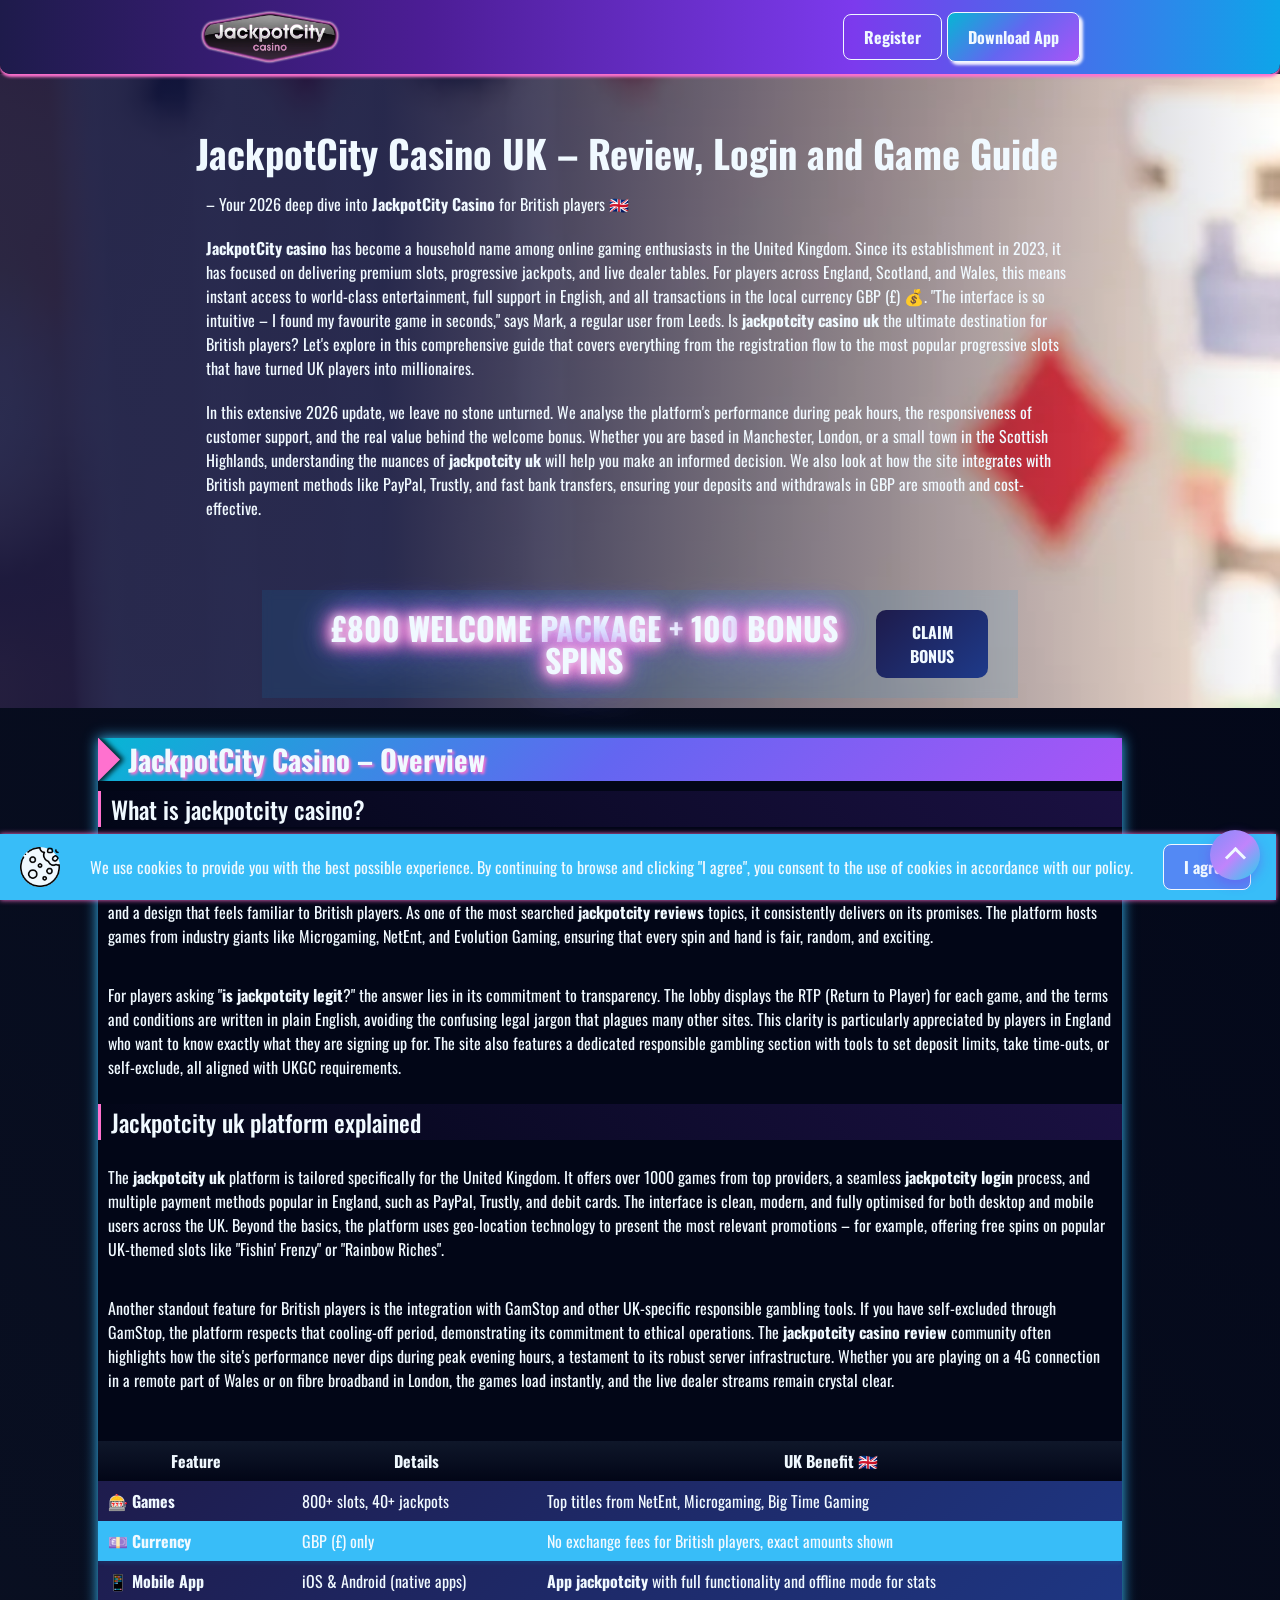
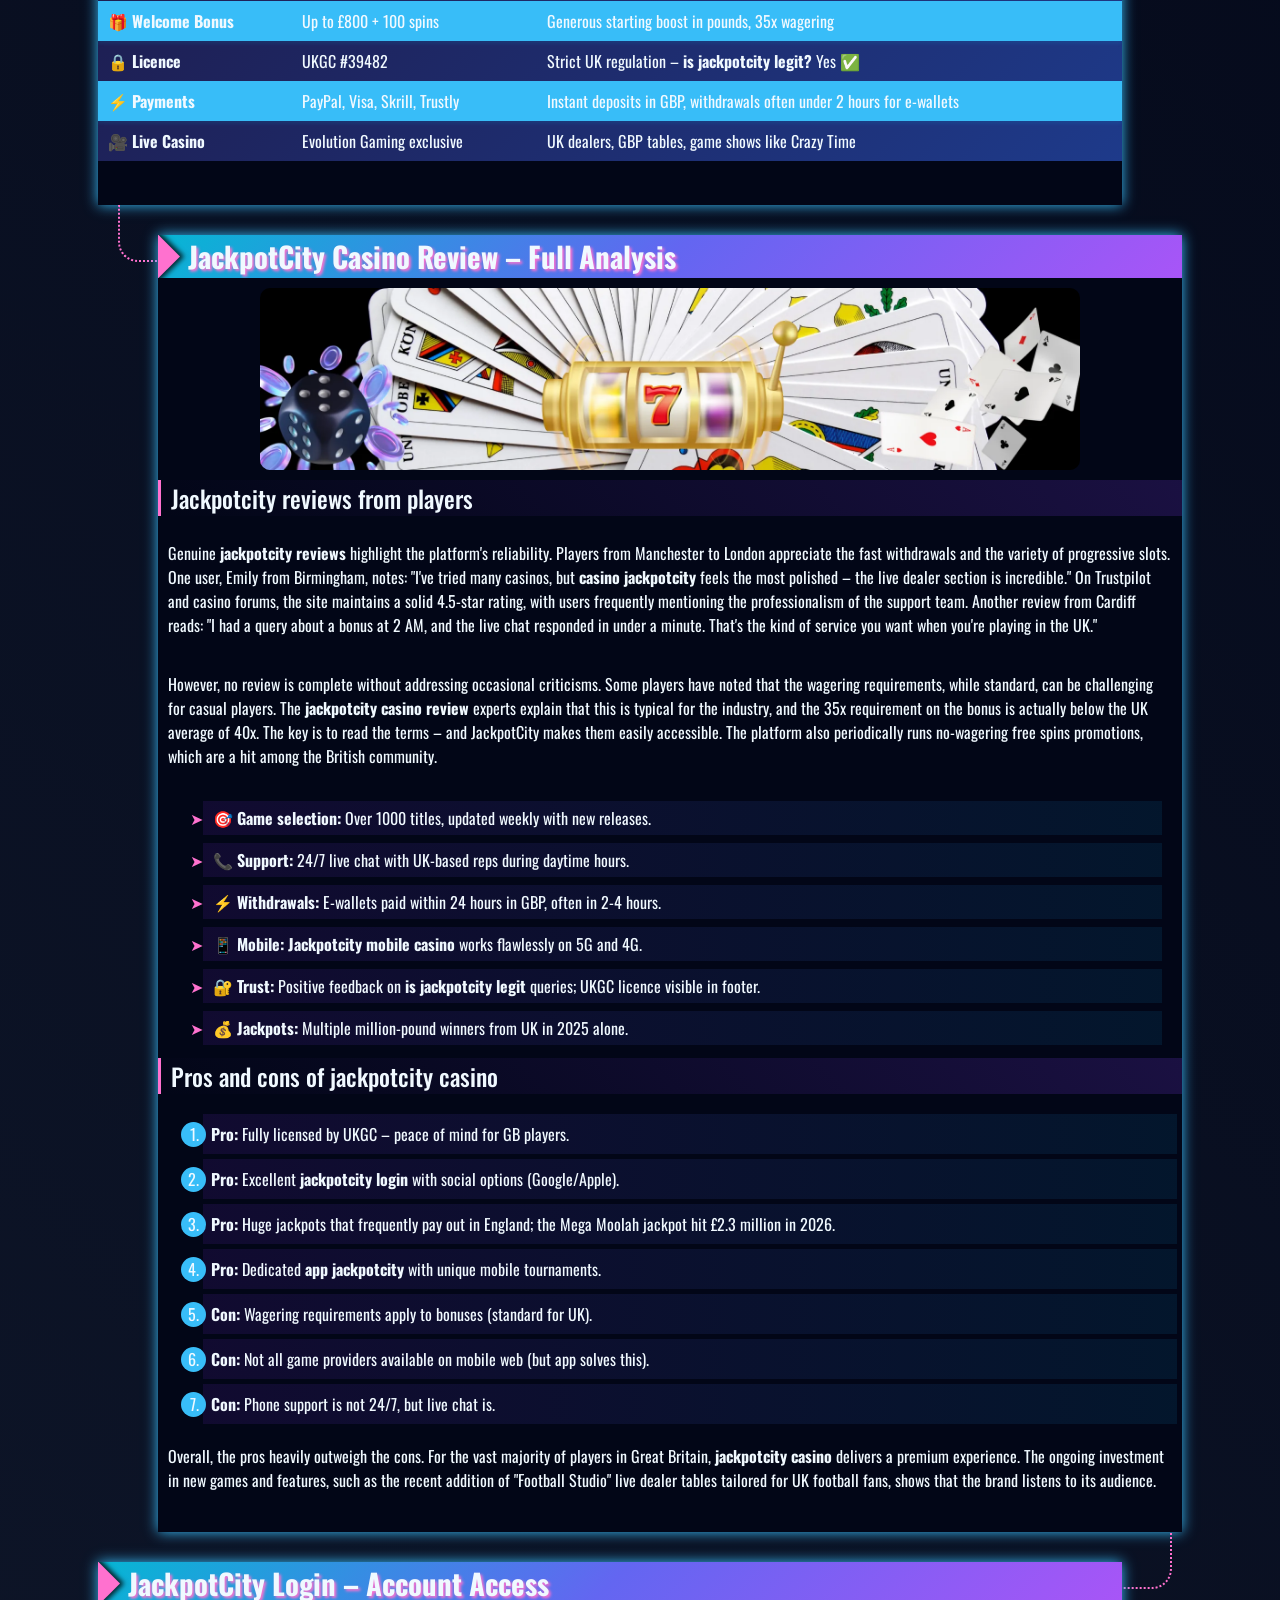
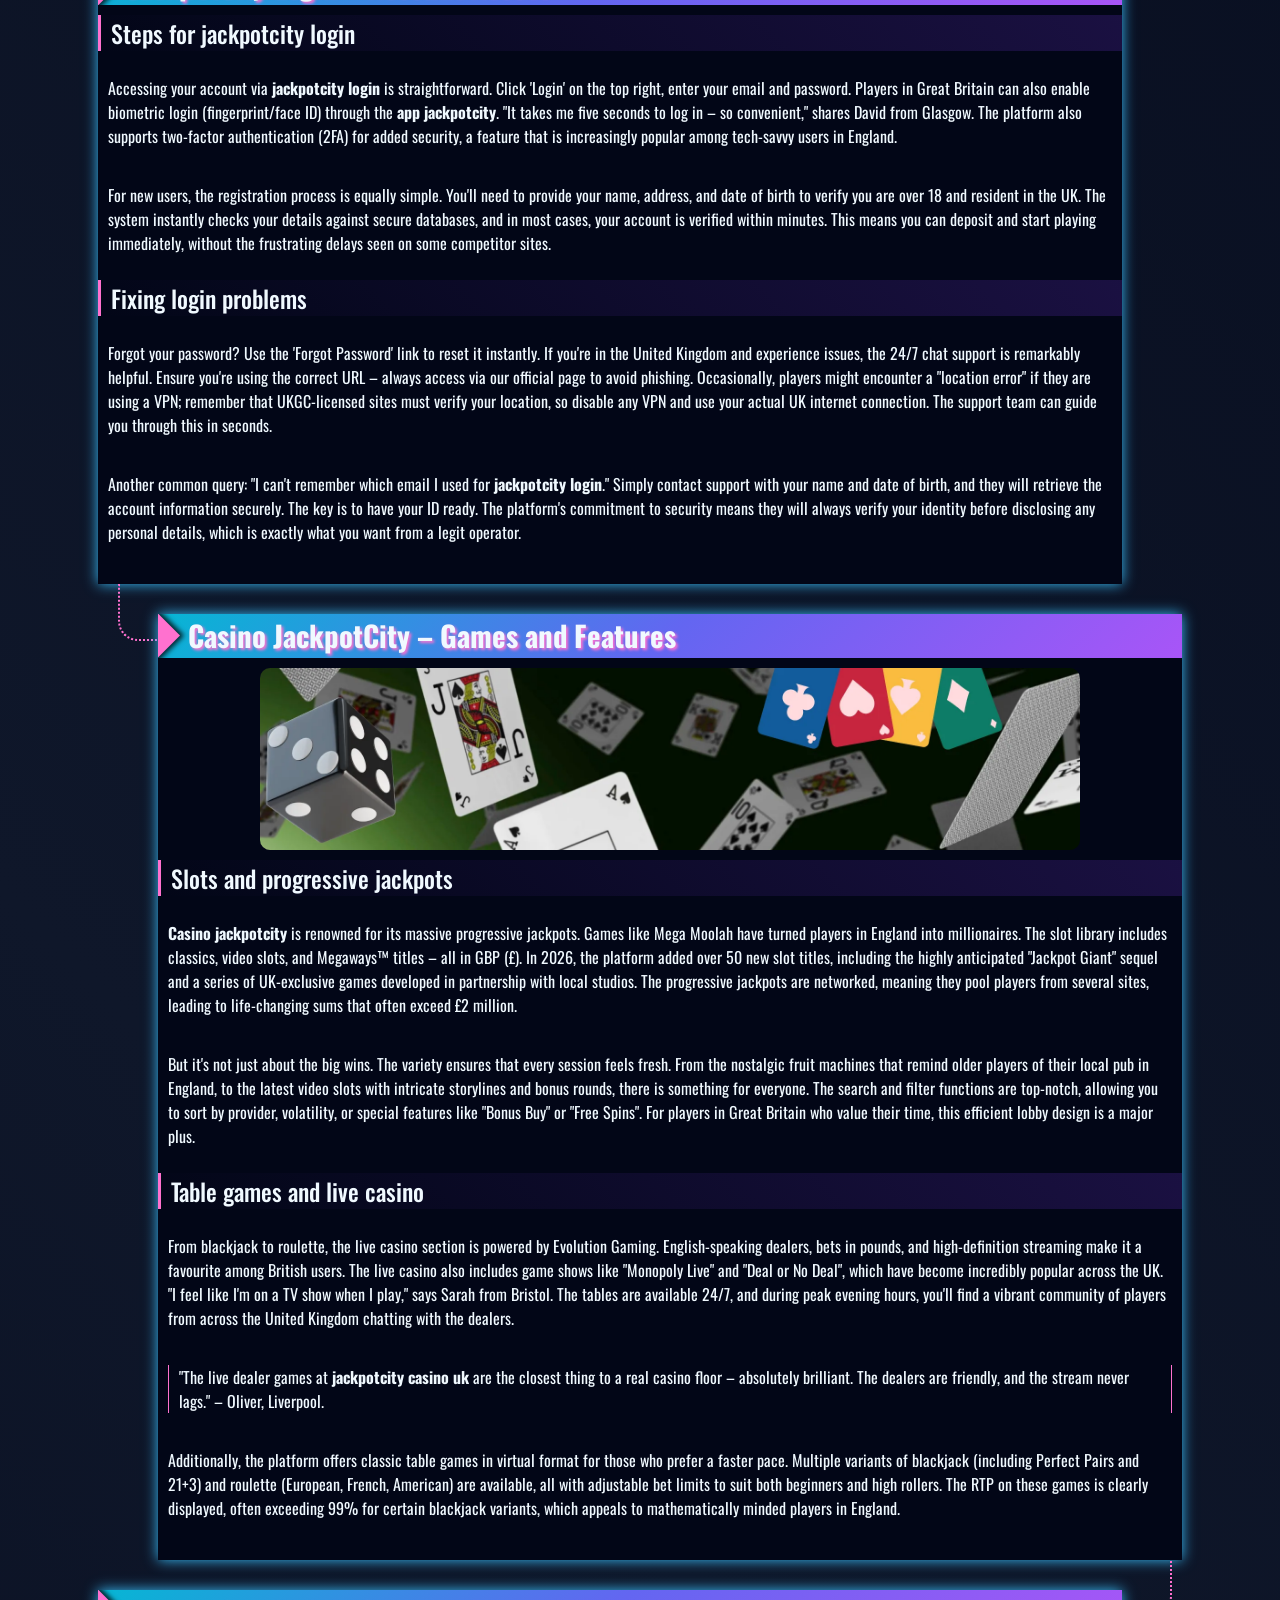
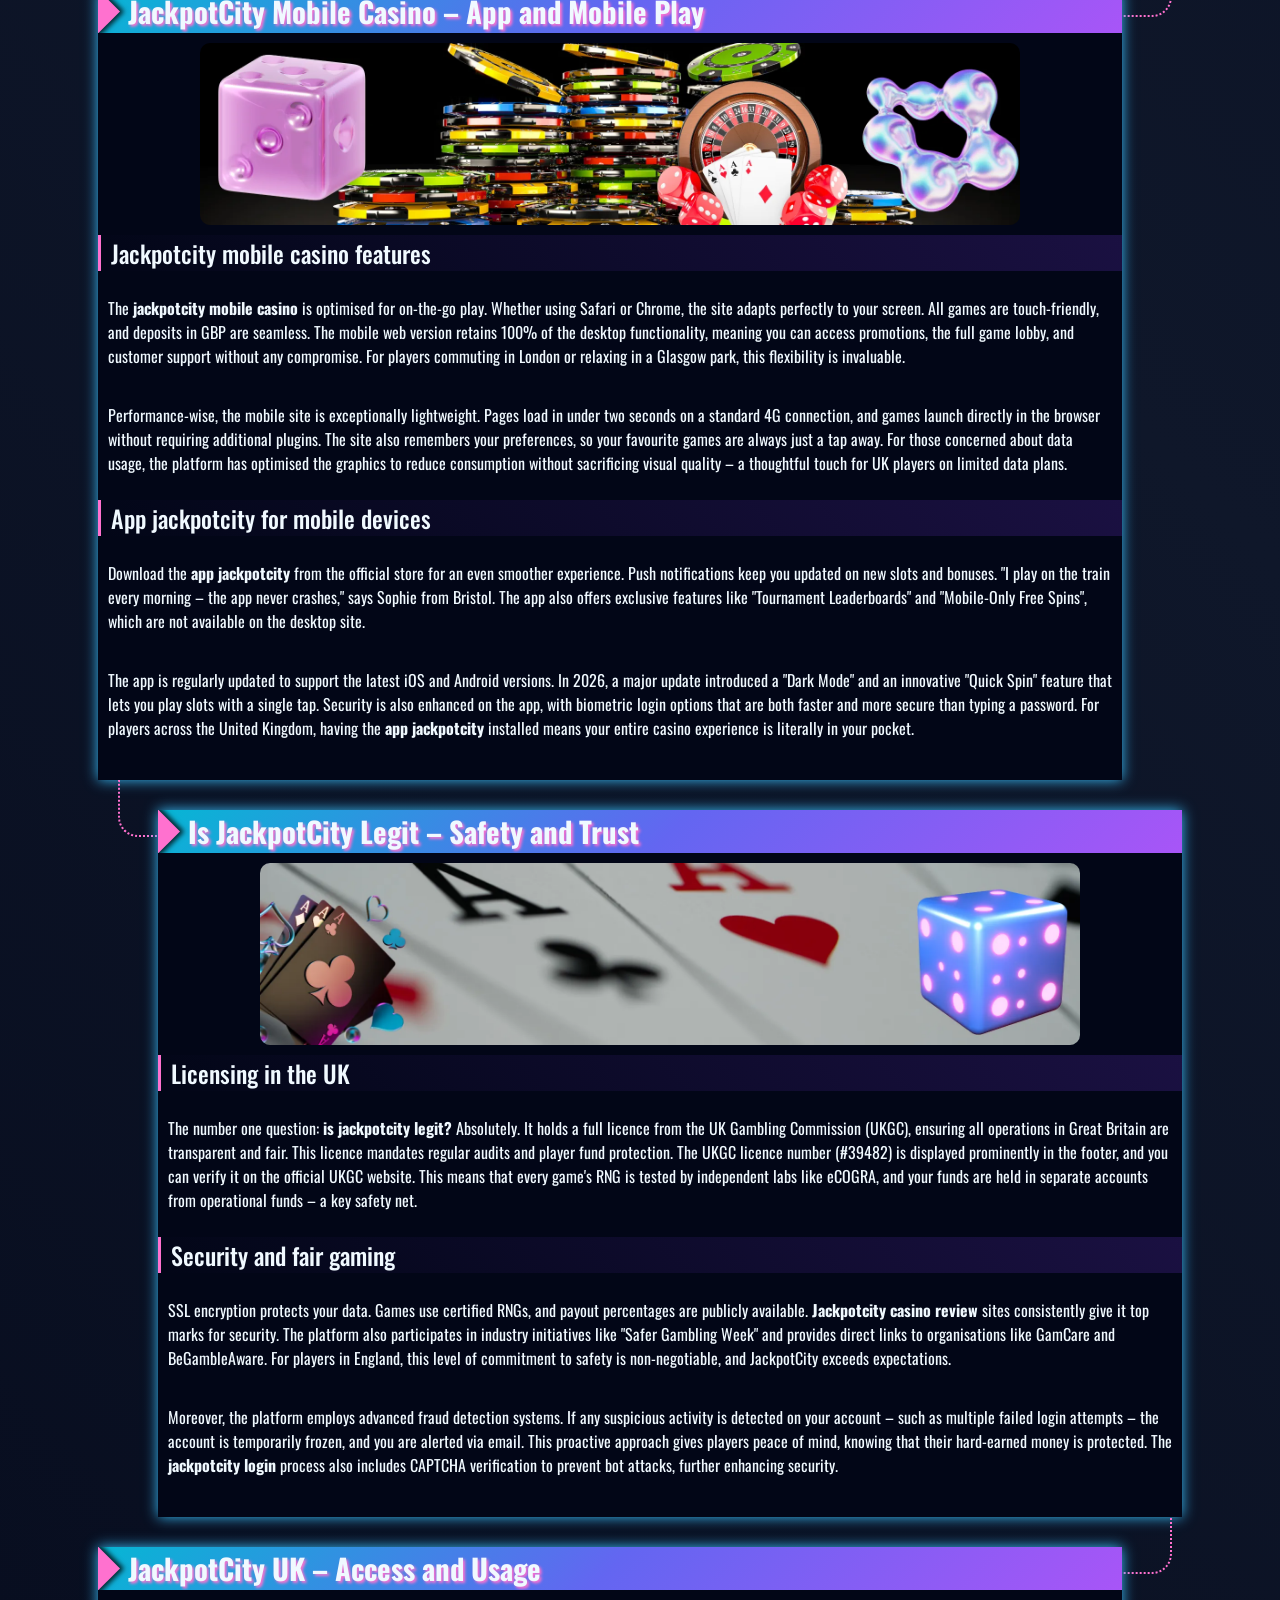
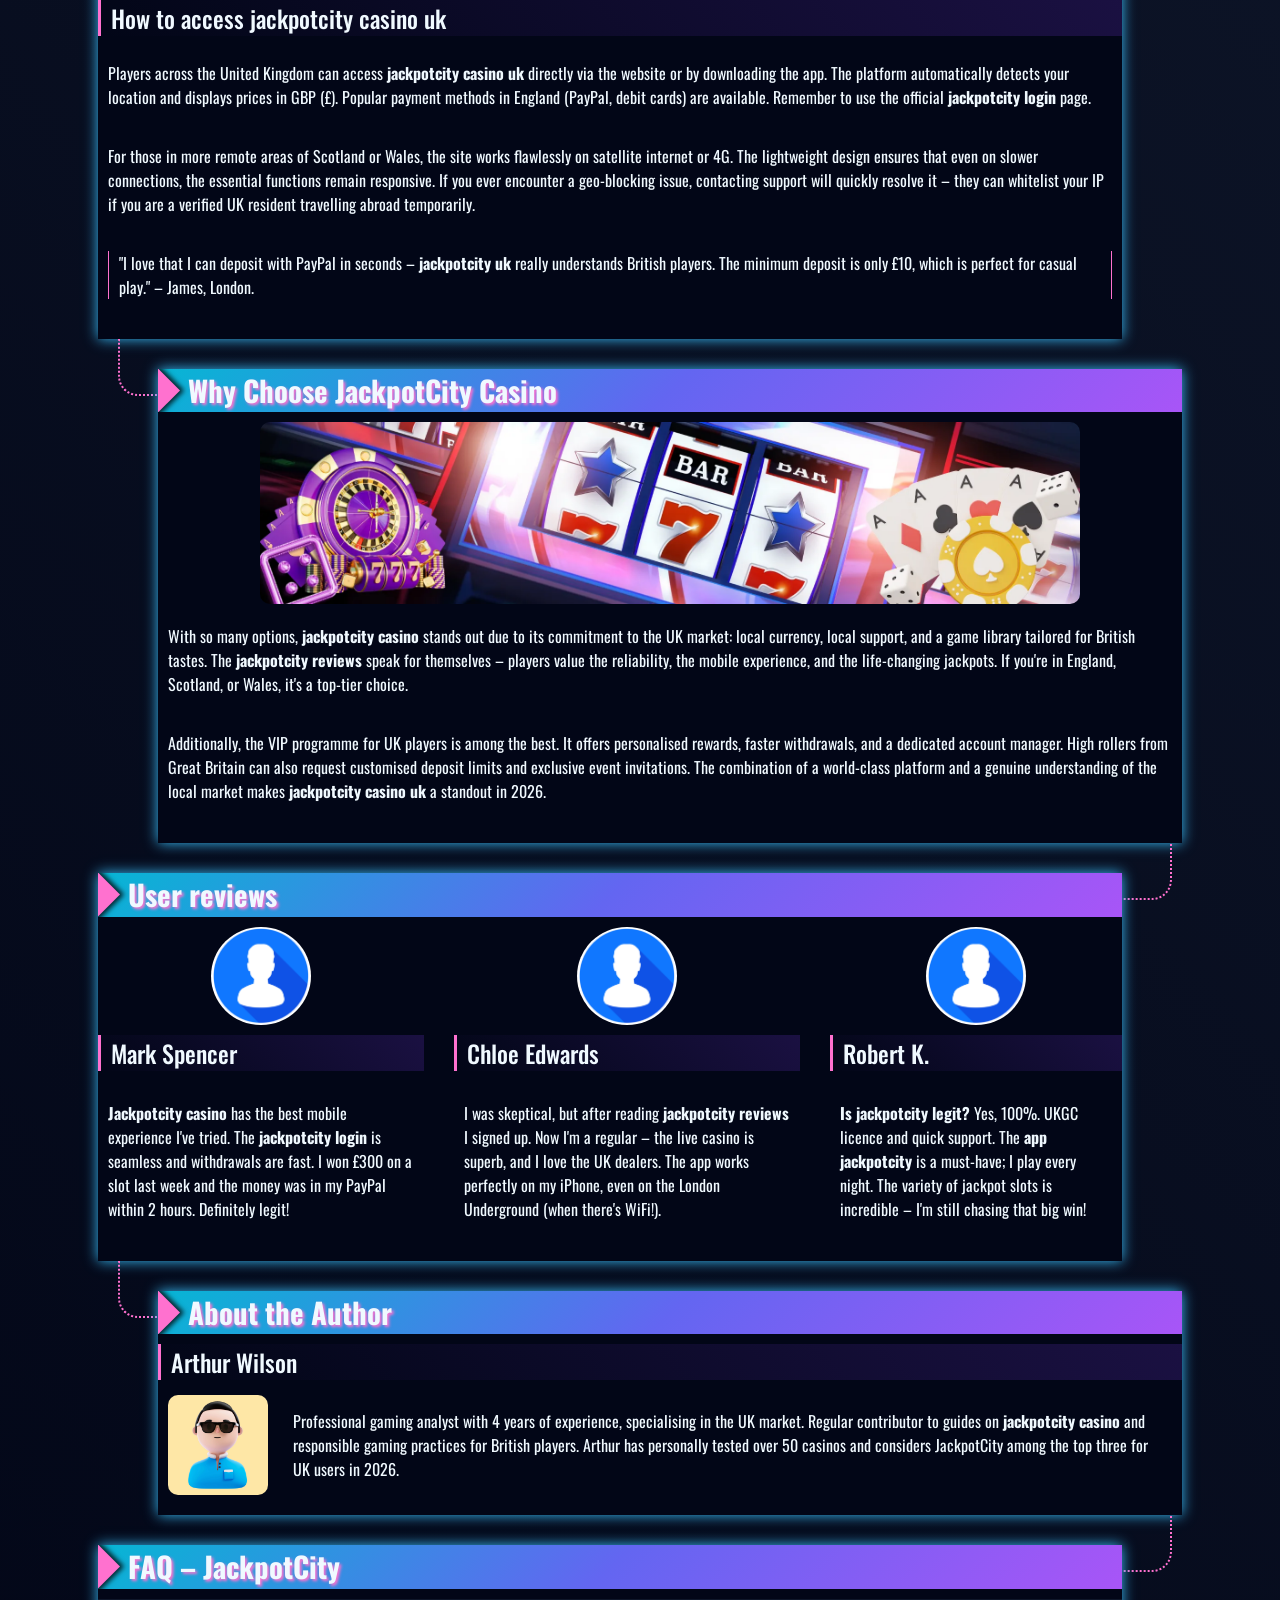
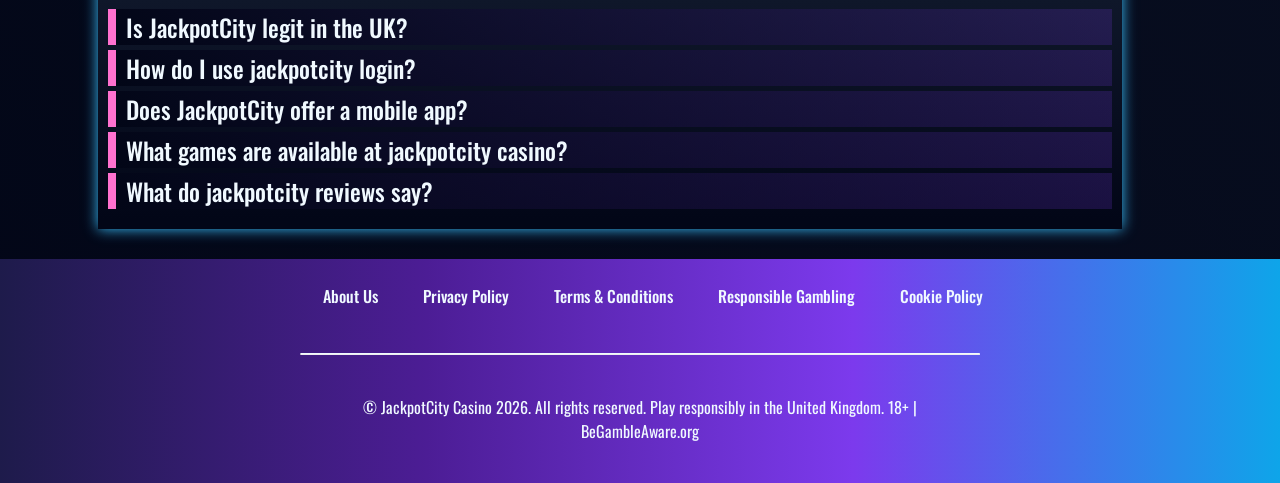
<file: index.html>
<!DOCTYPE html>
<html lang="en">

<head>
    <meta charset="UTF-8">
    <meta name="viewport" content="width=device-width, initial-scale=1.0">
    <link rel="stylesheet" href="style.css">
    <link rel="shortcut icon" href="favicon.ico" type="image/x-icon">
    <title>JackpotCity Casino UK 🎰 Review, Login, Mobile & Legitimacy</title>
    <meta name="description"
        content="JackpotCity UK full guide 🇬🇧 Learn how to use jackpotcity login, explore casino games, check mobile options and see if JackpotCity is legit.">
    <meta name="googlebot" content="index, follow, noarchive, max-snippet:-1">

    <link rel="alternate" hreflang="en-GB" href="https://www.prescotanglingcentre.co.uk/en-gb/">
    <link rel="alternate" hreflang="x-default" href="https://www.prescotanglingcentre.co.uk/">
    <link rel="canonical" href="https://www.prescotanglingcentre.co.uk/en-gb/">

    <meta property="og:type" content="website" />
    <meta property="og:title" content="JackpotCity Casino UK 🎰 Review, Login, Mobile & Legitimacy" />
    <meta property="og:description"
        content="JackpotCity UK full guide 🇬🇧 Learn how to use jackpotcity login, explore casino games, check mobile options and see if JackpotCity is legit." />
    <meta property="og:url" content="https://www.prescotanglingcentre.co.uk/" />
    <meta property="og:site_name" content="JackpotCity Casino" />
    <meta property="og:image" content="https://www.prescotanglingcentre.co.uk/img/1.webp" />
    <meta property="og:locale" content="en_GB" />

    <meta name="twitter:card" content="summary_large_image" />
    <meta name="twitter:title" content="JackpotCity Casino UK 🎰 Review, Login, Mobile & Legitimacy" />
    <meta name="twitter:description"
        content="JackpotCity UK full guide 🇬🇧 Learn how to use jackpotcity login, explore casino games, check mobile options and see if JackpotCity is legit." />
    <meta name="twitter:image" content="https://www.prescotanglingcentre.co.uk/img/1.webp" />

    <script type="application/ld+json">
    {
        "@context": "https://schema.org",
        "@type": "Article",
        "headline": "JackpotCity Casino UK 🎰 Review, Login, Mobile & Legitimacy",
        "description": "JackpotCity UK full guide 🇬🇧 Learn how to use jackpotcity login, explore casino games, check mobile options and see if JackpotCity is legit.",
        "mainEntityOfPage": {
            "@type": "WebPage",
            "@id": "https://www.prescotanglingcentre.co.uk/"
        },
        "author": {
            "@type": "Person",
            "name": "Arthur Wilson",
            "url": "https://www.prescotanglingcentre.co.uk/"
        },
        "publisher": {
            "@type": "Organization",
            "name": "JackpotCity Casino",
            "logo": {
                "@type": "ImageObject",
                "url": "https://www.prescotanglingcentre.co.uk/img/logo.webp"
            }
        },
        "datePublished": "2026-03-01",
        "dateModified": "2026-03-01"
    }
    </script>

    <script type="application/ld+json">
    {
        "@context": "https://schema.org",
        "@type": "WebSite",
        "url": "https://www.prescotanglingcentre.co.uk/",
        "name": "JackpotCity Casino",
        "description": "JackpotCity in the United Kingdom: gaming platform, login, mobile app, and comprehensive reviews.",
        "inLanguage": "en-GB"
    }
    </script>

    <script type="application/ld+json">
    {
        "@context": "https://schema.org",
        "@type": "BreadcrumbList",
        "itemListElement": [
            {
                "@type": "ListItem",
                "position": 1,
                "name": "Home",
                "item": "https://www.prescotanglingcentre.co.uk/"
            },
            {
                "@type": "ListItem",
                "position": 2,
                "name": "JackpotCity Review",
                "item": "https://www.prescotanglingcentre.co.uk/"
            }
        ]
    }
    </script>

    <script type="application/ld+json">
    {
      "@context": "https://schema.org",
      "@type": "FAQPage",
      "mainEntity": [
        {
          "@type": "Question",
          "name": "Is JackpotCity legit in the UK?",
          "acceptedAnswer": {
            "@type": "Answer",
            "text": "Yes, JackpotCity operates under a UK Gambling Commission licence, ensuring strict compliance with fairness, security, and player protection standards for all users in Great Britain."
          }
        },
        {
          "@type": "Question",
          "name": "How do I use jackpotcity login?",
          "acceptedAnswer": {
            "@type": "Answer",
            "text": "Visit the official JackpotCity site, click the login button, enter your registered email and password. If you're in the UK, you can also use biometric login via the mobile app."
          }
        },
        {
          "@type": "Question",
          "name": "Does JackpotCity offer a mobile app?",
          "acceptedAnswer": {
            "@type": "Answer",
            "text": "Absolutely. The app jackpotcity is available for both iOS and Android. It provides full access to games, deposits in GBP, and push notifications for bonuses."
          }
        },
        {
          "@type": "Question",
          "name": "What games are available at jackpotcity casino?",
          "acceptedAnswer": {
            "@type": "Answer",
            "text": "JackpotCity casino features over 800 slots, progressive jackpots, blackjack, roulette, and a live dealer section powered by Evolution Gaming."
          }
        },
        {
          "@type": "Question",
          "name": "What do jackpotcity reviews say?",
          "acceptedAnswer": {
            "@type": "Answer",
            "text": "Jackpotcity reviews consistently praise the platform's user-friendly interface, fast payouts in pounds, and the excellent jackpotcity mobile casino experience."
          }
        }
      ]
    }
    </script>
</head>

<body>
    <header>
        <div class="logo">
            <a href="/"><img src="./img/logo.webp" alt="JackpotCity Casino logo" width="140" height="70"></a>
        </div>
        <div class="header-btn">
            <a href="/play/" rel="nofollow" class="h-violet-btn">Register</a>
            <a href="/play/" rel="nofollow" class="h-accent-btn">Download App</a>
        </div>
    </header>

    <main>
        <div class="promo">
            <div class="promo-l">
                <h1>JackpotCity Casino UK – Review, Login and Game Guide</h1>
                <p class="txt">
                    – Your 2026 deep dive into <strong>JackpotCity Casino</strong> for British players 🇬🇧
                </p>
                <p class="txt">
                    <strong>JackpotCity casino</strong> has become a household name among online gaming enthusiasts in
                    the United Kingdom. Since its establishment in 2023, it has focused on delivering premium slots,
                    progressive jackpots, and live dealer tables. For players across England, Scotland, and Wales, this
                    means instant access to world-class entertainment, full support in English, and all transactions in
                    the local currency GBP (£) 💰. "The interface is so intuitive – I found my favourite game in
                    seconds," says Mark, a regular user from Leeds. Is <strong>jackpotcity casino uk</strong> the
                    ultimate destination for British players? Let's explore in this comprehensive guide that covers
                    everything from the registration flow to the most popular progressive slots that have turned UK
                    players into millionaires.
                </p>
                <p class="txt">
                    In this extensive 2026 update, we leave no stone unturned. We analyse the platform's performance
                    during peak hours, the responsiveness of customer support, and the real value behind the welcome
                    bonus. Whether you are based in Manchester, London, or a small town in the Scottish Highlands,
                    understanding the nuances of <strong>jackpotcity uk</strong> will help you make an informed
                    decision. We also look at how the site integrates with British payment methods like PayPal, Trustly,
                    and fast bank transfers, ensuring your deposits and withdrawals in GBP are smooth and
                    cost-effective.
                </p>
            </div>

            <div class="promo-gift">
                <p class="txt-accent">
                    <span class="fast-flicker">£800 welcome package</span> + <span class="flicker">100</span> bonus
                    spins
                </p>
                <a href="/play/" rel="nofollow" class="btn-accent">Claim Bonus</a>
            </div>
        </div>

        <div class="wrapper">

            <div class="container" id="overview">
                <div class="container__header">
                    <h2>JackpotCity Casino – Overview</h2>
                </div>
                <div class="container__body">
                    <h3>What is jackpotcity casino?</h3>
                    <p class="txt">
                        <strong>JackpotCity casino</strong> is a premium online gaming platform that has been serving
                        players since 2023. It's part of a trusted network known for its massive selection of slots and
                        table games. What sets it apart in Great Britain is its laser focus on the local audience:
                        transactions in GBP (£), dedicated customer support during UK hours, and a design that feels
                        familiar to British players. As one of the most searched <strong>jackpotcity reviews</strong>
                        topics, it consistently delivers on its promises. The platform hosts games from industry giants
                        like Microgaming, NetEnt, and Evolution Gaming, ensuring that every spin and hand is fair,
                        random, and exciting.
                    </p>
                    <p class="txt">
                        For players asking "<strong>is jackpotcity legit</strong>?" the answer lies in its commitment to
                        transparency. The lobby displays the RTP (Return to Player) for each game, and the terms and
                        conditions are written in plain English, avoiding the confusing legal jargon that plagues many
                        other sites. This clarity is particularly appreciated by players in England who want to know
                        exactly what they are signing up for. The site also features a dedicated responsible gambling
                        section with tools to set deposit limits, take time-outs, or self-exclude, all aligned with UKGC
                        requirements.
                    </p>
                    <h3>Jackpotcity uk platform explained</h3>
                    <p class="txt">
                        The <strong>jackpotcity uk</strong> platform is tailored specifically for the United Kingdom. It
                        offers over 1000 games from top providers, a seamless <strong>jackpotcity login</strong>
                        process, and multiple payment methods popular in England, such as PayPal, Trustly, and debit
                        cards. The interface is clean, modern, and fully optimised for both desktop and mobile users
                        across the UK. Beyond the basics, the platform uses geo-location technology to present the most
                        relevant promotions – for example, offering free spins on popular UK-themed slots like "Fishin'
                        Frenzy" or "Rainbow Riches".
                    </p>
                    <p class="txt">
                        Another standout feature for British players is the integration with GamStop and other
                        UK-specific responsible gambling tools. If you have self-excluded through GamStop, the platform
                        respects that cooling-off period, demonstrating its commitment to ethical operations. The
                        <strong>jackpotcity casino review</strong> community often highlights how the site's performance
                        never dips during peak evening hours, a testament to its robust server infrastructure. Whether
                        you are playing on a 4G connection in a remote part of Wales or on fibre broadband in London,
                        the games load instantly, and the live dealer streams remain crystal clear.
                    </p>

                    <div class="table-wrapper">
                        <table>
                            <thead>
                                <tr>
                                    <th>Feature</th>
                                    <th>Details</th>
                                    <th>UK Benefit 🇬🇧</th>
                                </tr>
                            </thead>
                            <tbody>
                                <tr>
                                    <td class="row-title">🎰 Games</td>
                                    <td>800+ slots, 40+ jackpots</td>
                                    <td>Top titles from NetEnt, Microgaming, Big Time Gaming</td>
                                </tr>
                                <tr>
                                    <td class="row-title">💷 Currency</td>
                                    <td>GBP (£) only</td>
                                    <td>No exchange fees for British players, exact amounts shown</td>
                                </tr>
                                <tr>
                                    <td class="row-title">📱 Mobile App</td>
                                    <td>iOS & Android (native apps)</td>
                                    <td><strong>App jackpotcity</strong> with full functionality and offline mode for
                                        stats</td>
                                </tr>
                                <tr>
                                    <td class="row-title">🎁 Welcome Bonus</td>
                                    <td>Up to £800 + 100 spins</td>
                                    <td>Generous starting boost in pounds, 35x wagering</td>
                                </tr>
                                <tr>
                                    <td class="row-title">🔒 Licence</td>
                                    <td>UKGC #39482</td>
                                    <td>Strict UK regulation – <strong>is jackpotcity legit?</strong> Yes ✅</td>
                                </tr>
                                <tr>
                                    <td class="row-title">⚡ Payments</td>
                                    <td>PayPal, Visa, Skrill, Trustly</td>
                                    <td>Instant deposits in GBP, withdrawals often under 2 hours for e-wallets</td>
                                </tr>
                                <tr>
                                    <td class="row-title">🎥 Live Casino</td>
                                    <td>Evolution Gaming exclusive</td>
                                    <td>UK dealers, GBP tables, game shows like Crazy Time</td>
                                </tr>
                            </tbody>
                        </table>
                    </div>
                </div>
            </div>


            <div class="container" id="review-full">
                <div class="container__header">
                    <h2>JackpotCity Casino Review – Full Analysis</h2>
                </div>
                <div class="img">
                    <img src="./img/1.webp" alt="JackpotCity Casino games" width="1000" height="800">
                </div>
                <div class="container__body">
                    <h3>Jackpotcity reviews from players</h3>
                    <p class="txt">
                        Genuine <strong>jackpotcity reviews</strong> highlight the platform's reliability. Players from
                        Manchester to London appreciate the fast withdrawals and the variety of progressive slots. One
                        user, Emily from Birmingham, notes: "I've tried many casinos, but <strong>casino
                            jackpotcity</strong> feels the most polished – the live dealer section is incredible." On
                        Trustpilot and casino forums, the site maintains a solid 4.5-star rating, with users frequently
                        mentioning the professionalism of the support team. Another review from Cardiff reads: "I had a
                        query about a bonus at 2 AM, and the live chat responded in under a minute. That's the kind of
                        service you want when you're playing in the UK."
                    </p>
                    <p class="txt">
                        However, no review is complete without addressing occasional criticisms. Some players have noted
                        that the wagering requirements, while standard, can be challenging for casual players. The
                        <strong>jackpotcity casino review</strong> experts explain that this is typical for the
                        industry, and the 35x requirement on the bonus is actually below the UK average of 40x. The key
                        is to read the terms – and JackpotCity makes them easily accessible. The platform also
                        periodically runs no-wagering free spins promotions, which are a hit among the British
                        community.
                    </p>

                    <ul class="item-list">
                        <li><strong>🎯 Game selection:</strong> Over 1000 titles, updated weekly with new releases.</li>
                        <li><strong>📞 Support:</strong> 24/7 live chat with UK-based reps during daytime hours.</li>
                        <li><strong>⚡ Withdrawals:</strong> E-wallets paid within 24 hours in GBP, often in 2-4 hours.
                        </li>
                        <li><strong>📱 Mobile:</strong> <strong>Jackpotcity mobile casino</strong> works flawlessly on
                            5G and 4G.</li>
                        <li><strong>🔐 Trust:</strong> Positive feedback on <strong>is jackpotcity legit</strong>
                            queries; UKGC licence visible in footer.</li>
                        <li><strong>💰 Jackpots:</strong> Multiple million-pound winners from UK in 2025 alone.</li>
                    </ul>
                    <h3>Pros and cons of jackpotcity casino</h3>

                    <ol>
                        <li><strong>Pro:</strong> Fully licensed by UKGC – peace of mind for GB players.</li>
                        <li><strong>Pro:</strong> Excellent <strong>jackpotcity login</strong> with social options
                            (Google/Apple).</li>
                        <li><strong>Pro:</strong> Huge jackpots that frequently pay out in England; the Mega Moolah
                            jackpot hit £2.3 million in 2026.</li>
                        <li><strong>Pro:</strong> Dedicated <strong>app jackpotcity</strong> with unique mobile
                            tournaments.</li>
                        <li><strong>Con:</strong> Wagering requirements apply to bonuses (standard for UK).</li>
                        <li><strong>Con:</strong> Not all game providers available on mobile web (but app solves this).
                        </li>
                        <li><strong>Con:</strong> Phone support is not 24/7, but live chat is.</li>
                    </ol>
                    <p class="txt">
                        Overall, the pros heavily outweigh the cons. For the vast majority of players in Great Britain,
                        <strong>jackpotcity casino</strong> delivers a premium experience. The ongoing investment in new
                        games and features, such as the recent addition of "Football Studio" live dealer tables tailored
                        for UK football fans, shows that the brand listens to its audience.
                    </p>
                </div>
            </div>


            <div class="container" id="login">
                <div class="container__header">
                    <h2>JackpotCity Login – Account Access</h2>
                </div>
                <div class="container__body">
                    <h3>Steps for jackpotcity login</h3>
                    <p class="txt">
                        Accessing your account via <strong>jackpotcity login</strong> is straightforward. Click 'Login'
                        on the top right, enter your email and password. Players in Great Britain can also enable
                        biometric login (fingerprint/face ID) through the <strong>app jackpotcity</strong>. "It takes me
                        five seconds to log in – so convenient," shares David from Glasgow. The platform also supports
                        two-factor authentication (2FA) for added security, a feature that is increasingly popular among
                        tech-savvy users in England.
                    </p>
                    <p class="txt">
                        For new users, the registration process is equally simple. You'll need to provide your name,
                        address, and date of birth to verify you are over 18 and resident in the UK. The system
                        instantly checks your details against secure databases, and in most cases, your account is
                        verified within minutes. This means you can deposit and start playing immediately, without the
                        frustrating delays seen on some competitor sites.
                    </p>
                    <h3>Fixing login problems</h3>
                    <p class="txt">
                        Forgot your password? Use the 'Forgot Password' link to reset it instantly. If you're in the
                        United Kingdom and experience issues, the 24/7 chat support is remarkably helpful. Ensure you're
                        using the correct URL – always access via our official page to avoid phishing. Occasionally,
                        players might encounter a "location error" if they are using a VPN; remember that UKGC-licensed
                        sites must verify your location, so disable any VPN and use your actual UK internet connection.
                        The support team can guide you through this in seconds.
                    </p>
                    <p class="txt">
                        Another common query: "I can't remember which email I used for <strong>jackpotcity
                            login</strong>." Simply contact support with your name and date of birth, and they will
                        retrieve the account information securely. The key is to have your ID ready. The platform's
                        commitment to security means they will always verify your identity before disclosing any
                        personal details, which is exactly what you want from a legit operator.
                    </p>
                </div>
            </div>


            <div class="container" id="games">
                <div class="container__header">
                    <h2>Casino JackpotCity – Games and Features</h2>
                </div>
                <div class="img">
                    <img src="./img/3.webp" alt="Casino JackpotCity – Games and Features" width="1000" height="800">
                </div>
                <div class="container__body">
                    <h3>Slots and progressive jackpots</h3>
                    <p class="txt">
                        <strong>Casino jackpotcity</strong> is renowned for its massive progressive jackpots. Games like
                        Mega Moolah have turned players in England into millionaires. The slot library includes
                        classics, video slots, and Megaways™ titles – all in GBP (£). In 2026, the platform added over
                        50 new slot titles, including the highly anticipated "Jackpot Giant" sequel and a series of
                        UK-exclusive games developed in partnership with local studios. The progressive jackpots are
                        networked, meaning they pool players from several sites, leading to life-changing sums that
                        often exceed £2 million.
                    </p>
                    <p class="txt">
                        But it's not just about the big wins. The variety ensures that every session feels fresh. From
                        the nostalgic fruit machines that remind older players of their local pub in England, to the
                        latest video slots with intricate storylines and bonus rounds, there is something for everyone.
                        The search and filter functions are top-notch, allowing you to sort by provider, volatility, or
                        special features like "Bonus Buy" or "Free Spins". For players in Great Britain who value their
                        time, this efficient lobby design is a major plus.
                    </p>
                    <h3>Table games and live casino</h3>
                    <p class="txt">
                        From blackjack to roulette, the live casino section is powered by Evolution Gaming.
                        English-speaking dealers, bets in pounds, and high-definition streaming make it a favourite
                        among British users. The live casino also includes game shows like "Monopoly Live" and "Deal or
                        No Deal", which have become incredibly popular across the UK. "I feel like I'm on a TV show when
                        I play," says Sarah from Bristol. The tables are available 24/7, and during peak evening hours,
                        you'll find a vibrant community of players from across the United Kingdom chatting with the
                        dealers.
                    </p>

                    <p class="txt quote">
                        "The live dealer games at <strong>jackpotcity casino uk</strong> are the closest thing to a real
                        casino floor – absolutely brilliant. The dealers are friendly, and the stream never lags." –
                        Oliver, Liverpool.
                    </p>
                    <p class="txt">
                        Additionally, the platform offers classic table games in virtual format for those who prefer a
                        faster pace. Multiple variants of blackjack (including Perfect Pairs and 21+3) and roulette
                        (European, French, American) are available, all with adjustable bet limits to suit both
                        beginners and high rollers. The RTP on these games is clearly displayed, often exceeding 99% for
                        certain blackjack variants, which appeals to mathematically minded players in England.
                    </p>
                </div>
            </div>


            <div class="container" id="mobile">
                <div class="container__header">
                    <h2>JackpotCity Mobile Casino – App and Mobile Play</h2>
                </div>
                <div class="img">
                    <img src="./img/2.webp" alt="JackpotCity mobile app" width="1000" height="800">
                </div>
                <div class="container__body">
                    <h3>Jackpotcity mobile casino features</h3>
                    <p class="txt">
                        The <strong>jackpotcity mobile casino</strong> is optimised for on-the-go play. Whether using
                        Safari or Chrome, the site adapts perfectly to your screen. All games are touch-friendly, and
                        deposits in GBP are seamless. The mobile web version retains 100% of the desktop functionality,
                        meaning you can access promotions, the full game lobby, and customer support without any
                        compromise. For players commuting in London or relaxing in a Glasgow park, this flexibility is
                        invaluable.
                    </p>
                    <p class="txt">
                        Performance-wise, the mobile site is exceptionally lightweight. Pages load in under two seconds
                        on a standard 4G connection, and games launch directly in the browser without requiring
                        additional plugins. The site also remembers your preferences, so your favourite games are always
                        just a tap away. For those concerned about data usage, the platform has optimised the graphics
                        to reduce consumption without sacrificing visual quality – a thoughtful touch for UK players on
                        limited data plans.
                    </p>
                    <h3>App jackpotcity for mobile devices</h3>
                    <p class="txt">
                        Download the <strong>app jackpotcity</strong> from the official store for an even smoother
                        experience. Push notifications keep you updated on new slots and bonuses. "I play on the train
                        every morning – the app never crashes," says Sophie from Bristol. The app also offers exclusive
                        features like "Tournament Leaderboards" and "Mobile-Only Free Spins", which are not available on
                        the desktop site.
                    </p>
                    <p class="txt">
                        The app is regularly updated to support the latest iOS and Android versions. In 2026, a major
                        update introduced a "Dark Mode" and an innovative "Quick Spin" feature that lets you play slots
                        with a single tap. Security is also enhanced on the app, with biometric login options that are
                        both faster and more secure than typing a password. For players across the United Kingdom,
                        having the <strong>app jackpotcity</strong> installed means your entire casino experience is
                        literally in your pocket.
                    </p>
                </div>
            </div>


            <div class="container" id="legit">
                <div class="container__header">
                    <h2>Is JackpotCity Legit – Safety and Trust</h2>
                </div>
                <div class="img">
                    <img src="./img/4.webp" alt="Is JackpotCity Legit – Safety and Trust" width="1000" height="800">
                </div>
                <div class="container__body">
                    <h3>Licensing in the UK</h3>
                    <p class="txt">
                        The number one question: <strong>is jackpotcity legit?</strong> Absolutely. It holds a full
                        licence from the UK Gambling Commission (UKGC), ensuring all operations in Great Britain are
                        transparent and fair. This licence mandates regular audits and player fund protection. The UKGC
                        licence number (#39482) is displayed prominently in the footer, and you can verify it on the
                        official UKGC website. This means that every game's RNG is tested by independent labs like
                        eCOGRA, and your funds are held in separate accounts from operational funds – a key safety net.
                    </p>
                    <h3>Security and fair gaming</h3>
                    <p class="txt">
                        SSL encryption protects your data. Games use certified RNGs, and payout percentages are publicly
                        available. <strong>Jackpotcity casino review</strong> sites consistently give it top marks for
                        security. The platform also participates in industry initiatives like "Safer Gambling Week" and
                        provides direct links to organisations like GamCare and BeGambleAware. For players in England,
                        this level of commitment to safety is non-negotiable, and JackpotCity exceeds expectations.
                    </p>
                    <p class="txt">
                        Moreover, the platform employs advanced fraud detection systems. If any suspicious activity is
                        detected on your account – such as multiple failed login attempts – the account is temporarily
                        frozen, and you are alerted via email. This proactive approach gives players peace of mind,
                        knowing that their hard-earned money is protected. The <strong>jackpotcity login</strong>
                        process also includes CAPTCHA verification to prevent bot attacks, further enhancing security.
                    </p>
                </div>
            </div>


            <div class="container" id="uk-access">
                <div class="container__header">
                    <h2>JackpotCity UK – Access and Usage</h2>
                </div>
                <div class="container__body">
                    <h3>How to access jackpotcity casino uk</h3>
                    <p class="txt">
                        Players across the United Kingdom can access <strong>jackpotcity casino uk</strong> directly via
                        the website or by downloading the app. The platform automatically detects your location and
                        displays prices in GBP (£). Popular payment methods in England (PayPal, debit cards) are
                        available. Remember to use the official <strong>jackpotcity login</strong> page.
                    </p>
                    <p class="txt">
                        For those in more remote areas of Scotland or Wales, the site works flawlessly on satellite
                        internet or 4G. The lightweight design ensures that even on slower connections, the essential
                        functions remain responsive. If you ever encounter a geo-blocking issue, contacting support will
                        quickly resolve it – they can whitelist your IP if you are a verified UK resident travelling
                        abroad temporarily.
                    </p>

                    <p class="txt quote">
                        "I love that I can deposit with PayPal in seconds – <strong>jackpotcity uk</strong> really
                        understands British players. The minimum deposit is only £10, which is perfect for casual play."
                        – James, London.
                    </p>
                </div>
            </div>

            <div class="container" id="why">
                <div class="container__header">
                    <h2>Why Choose JackpotCity Casino</h2>
                </div>
                <div class="img">
                    <img src="./img/5.webp" alt="Why Choose JackpotCity Casino" width="1000" height="800">
                </div>
                <div class="container__body">
                    <p class="txt">
                        With so many options, <strong>jackpotcity casino</strong> stands out due to its commitment to
                        the UK market: local currency, local support, and a game library tailored for British tastes.
                        The <strong>jackpotcity reviews</strong> speak for themselves – players value the reliability,
                        the mobile experience, and the life-changing jackpots. If you're in England, Scotland, or Wales,
                        it's a top-tier choice.
                    </p>
                    <p class="txt">
                        Additionally, the VIP programme for UK players is among the best. It offers personalised
                        rewards, faster withdrawals, and a dedicated account manager. High rollers from Great Britain
                        can also request customised deposit limits and exclusive event invitations. The combination of a
                        world-class platform and a genuine understanding of the local market makes <strong>jackpotcity
                            casino uk</strong> a standout in 2026.
                    </p>
                </div>
            </div>

            <div class="container" id="user-reviews">
                <div class="container__header">
                    <h2>User reviews</h2>
                </div>
                <div class="container__body">
                    <div class="comparison-list">
                        <div class="rewiev-item">
                            <img src="./img/user.webp" alt="User1" class="user-img">
                            <h3>Mark Spencer</h3>
                            <p class="txt"><strong>Jackpotcity casino</strong> has the best mobile experience I've
                                tried. The <strong>jackpotcity login</strong> is seamless and withdrawals are fast. I
                                won £300 on a slot last week and the money was in my PayPal within 2 hours. Definitely
                                legit!</p>
                        </div>
                        <div class="rewiev-item">
                            <img src="./img/user.webp" alt="user2" class="user-img">
                            <h3>Chloe Edwards</h3>
                            <p class="txt">I was skeptical, but after reading <strong>jackpotcity reviews</strong> I
                                signed up. Now I'm a regular – the live casino is superb, and I love the UK dealers. The
                                app works perfectly on my iPhone, even on the London Underground (when there's WiFi!).
                            </p>
                        </div>
                        <div class="rewiev-item">
                            <img src="./img/user.webp" alt="user3" class="user-img">
                            <h3>Robert K.</h3>
                            <p class="txt"><strong>Is jackpotcity legit?</strong> Yes, 100%. UKGC licence and quick
                                support. The <strong>app jackpotcity</strong> is a must-have; I play every night. The
                                variety of jackpot slots is incredible – I'm still chasing that big win!</p>
                        </div>
                    </div>
                </div>
            </div>


            <div class="container" id="author">
                <div class="container__header">
                    <h2>About the Author</h2>
                </div>
                <div class="container__body">
                    <h3>Arthur Wilson</h3>
                    <div class="about-author">
                        <img src="./img/author.webp" alt="Author" class="author-img">
                        <p class="txt">Professional gaming analyst with 4 years of experience, specialising in the UK
                            market. Regular contributor to guides on <strong>jackpotcity casino</strong> and responsible
                            gaming practices for British players. Arthur has personally tested over 50 casinos and
                            considers JackpotCity among the top three for UK users in 2026.</p>
                    </div>
                </div>
            </div>


            <div class="container" id="faq">
                <div class="container__header">
                    <h2>FAQ – JackpotCity</h2>
                </div>
                <div class="faq-content">
                    <details class="qa-content__item">
                        <summary>
                            <h3 class="qa-title">Is JackpotCity legit in the UK?</h3>
                        </summary>
                        <div class="qa-answaer">Yes, <strong>jackpotcity casino</strong> is fully licensed by the UKGC,
                            making it a safe and trustworthy choice for players across Great Britain. All games are fair
                            and payouts are secure in GBP. The licence is regularly audited, and the site promotes
                            responsible gambling.</div>
                    </details>
                    <details class="qa-content__item">
                        <summary>
                            <h3 class="qa-title">How do I use jackpotcity login?</h3>
                        </summary>
                        <div class="qa-answaer">Simply visit the site, click 'Login', and enter your credentials. For
                            faster access, use the <strong>app jackpotcity</strong> with fingerprint or Face ID. The
                            <strong>jackpotcity login</strong> process is designed to be instant and secure. If you
                            forget your password, the recovery process takes less than a minute.
                        </div>
                    </details>
                    <details class="qa-content__item">
                        <summary>
                            <h3 class="qa-title">Does JackpotCity offer a mobile app?</h3>
                        </summary>
                        <div class="qa-answaer">Absolutely! Download the <strong>app jackpotcity</strong> for iOS or
                            Android. It provides the full <strong>jackpotcity mobile casino</strong> experience,
                            including exclusive mobile bonuses and push notifications for new games. The app is
                            lightweight and regularly updated.</div>
                    </details>
                    <details class="qa-content__item">
                        <summary>
                            <h3 class="qa-title">What games are available at jackpotcity casino?</h3>
                        </summary>
                        <div class="qa-answaer"><strong>Casino jackpotcity</strong> offers over 800 slots, progressive
                            jackpots, blackjack, roulette, and a full live dealer section. All games are available in
                            GBP (£) for UK players. New titles are added every week, ensuring the lobby stays fresh.
                        </div>
                    </details>
                    <details class="qa-content__item">
                        <summary>
                            <h3 class="qa-title">What do jackpotcity reviews say?</h3>
                        </summary>
                        <div class="qa-answaer"><strong>Jackpotcity reviews</strong> consistently praise the
                            user-friendly interface, fast payouts in pounds, and the excellent mobile optimisation. Many
                            players in England highlight the trustworthy support team and the life-changing progressive
                            jackpots.</div>
                    </details>
                </div>
            </div>
        </div>

        <div class="top-btn">
            <a href="#"></a>
        </div>
        <input type="checkbox" id="cookie-check" class="cookie-checkbox" hidden>
        <div class="cookie-modal">
            <div class="icon">
                <img src="./img/cookie_icon.webp" alt="cookie icon">
            </div>
            <p class="txt">We use cookies to provide you with the best possible experience. By continuing to browse and
                clicking "I agree", you consent to the use of cookies in accordance with our policy.</p>
            <label for="cookie-check" class="h-violet-btn agree">I agree</label>
        </div>
    </main>

    <footer>
        <ul class="f-nav">
            <li><a href="/about-us/">About Us</a></li>
            <li><a href="/privacy-policy/">Privacy Policy</a></li>
            <li><a href="/terms-and-conditions/">Terms & Conditions</a></li>
            <li><a href="/responsible-gambling/">Responsible Gambling</a></li>
            <li><a href="/cookie-policy/">Cookie Policy</a></li>
        </ul>
        <hr>
        <p class="txt">© JackpotCity Casino 2026. All rights reserved. Play responsibly in the United Kingdom. 18+ |
            BeGambleAware.org</p>
    </footer>
</body>

</html>
</file>
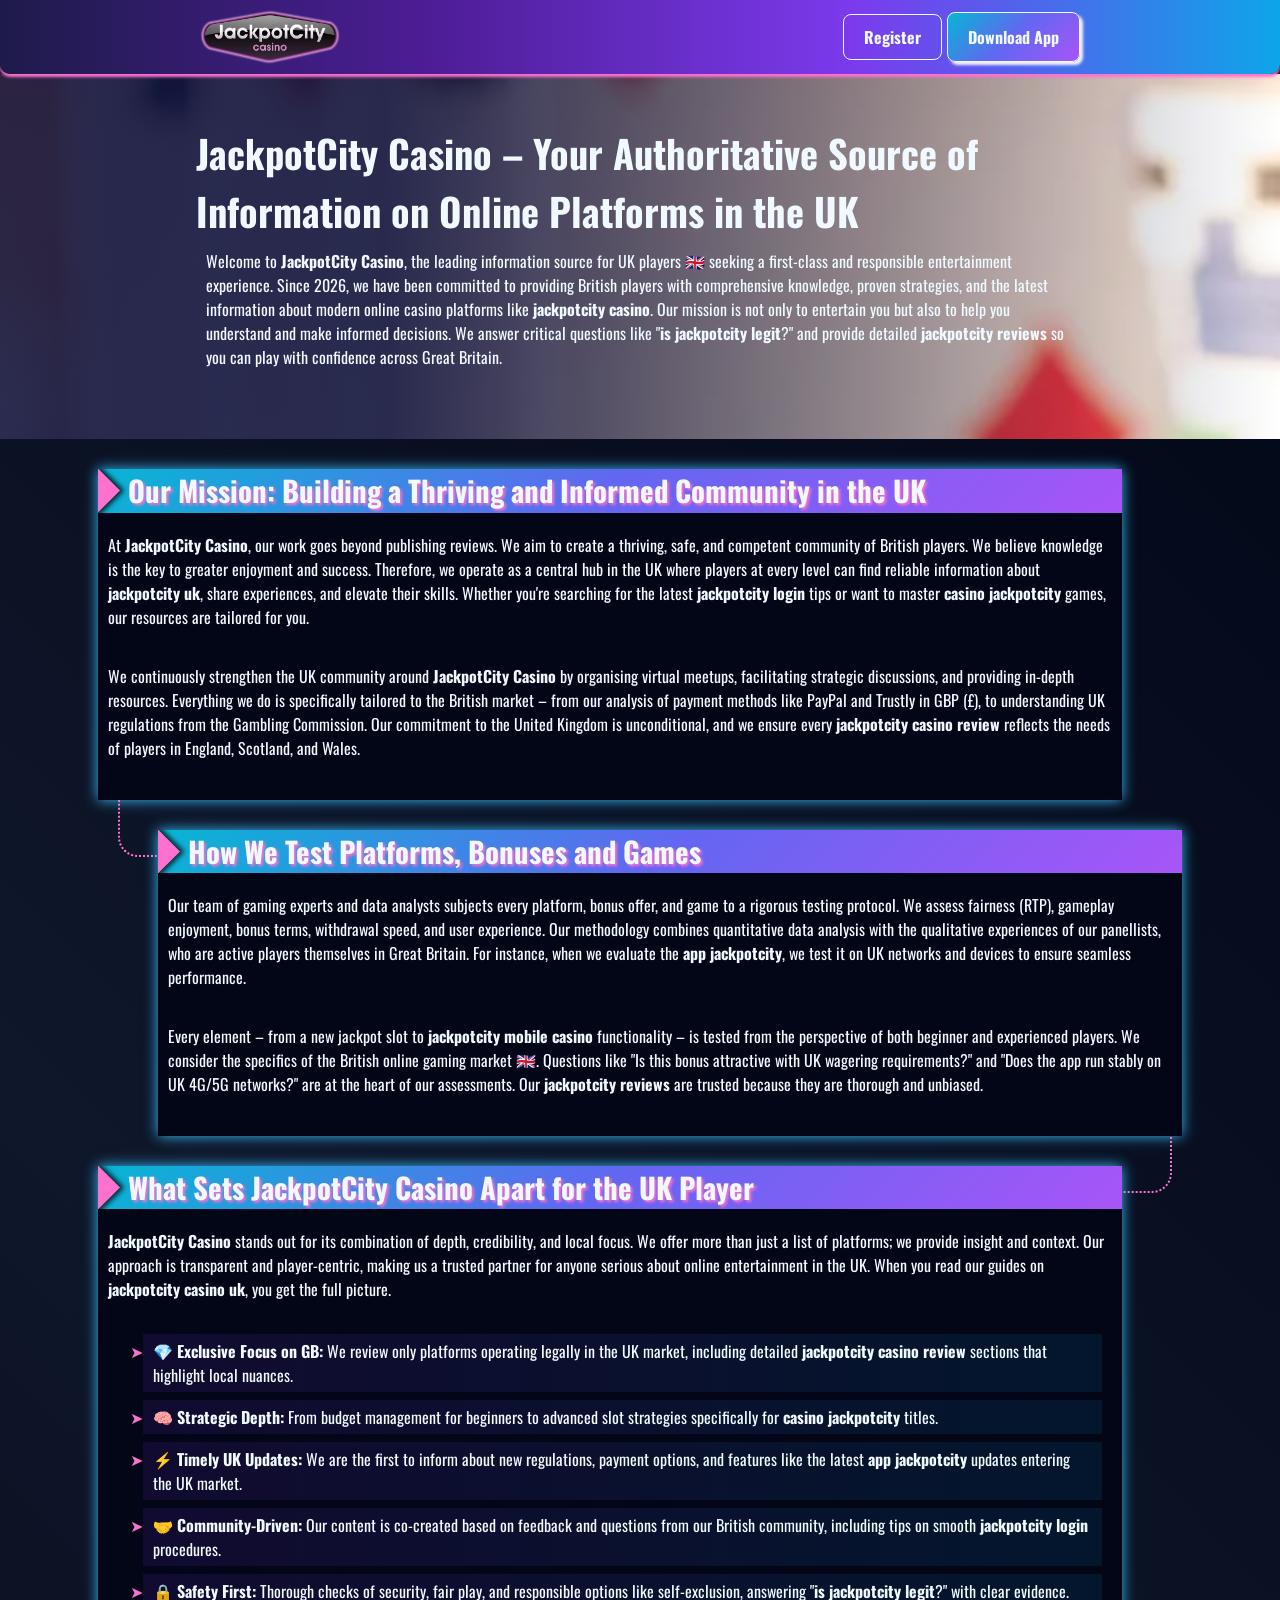
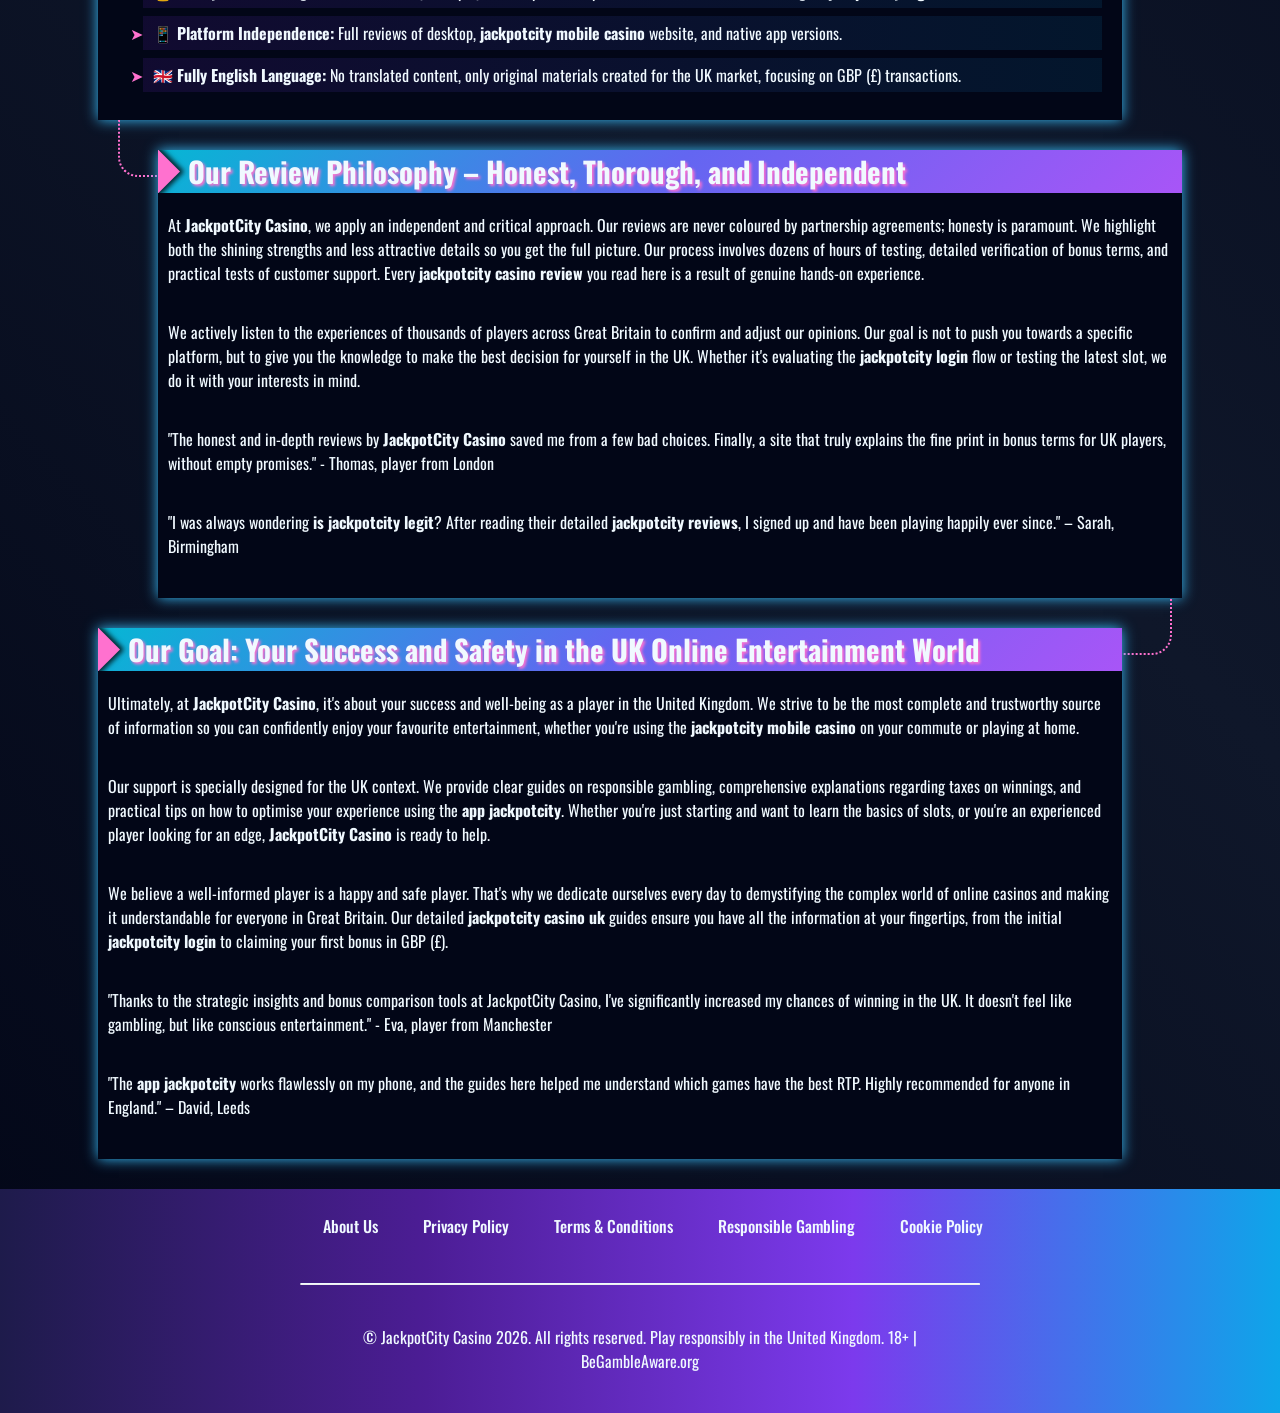
<file: about-us/index.html>
<!DOCTYPE html>
<html lang="en">

<head>
    <meta charset="UTF-8">
    <meta name="viewport" content="width=device-width, initial-scale=1.0">
    <link rel="stylesheet" href="/style.css">
    <link rel="shortcut icon" href="/favicon.ico" type="image/x-icon">
    <title>JackpotCity Casino – Your Trusted Guide to the Online Platform World in the UK</title>
    <meta name="description"
        content="Discover everything about JackpotCity: in-depth guides, winning strategies, expert advice, and the latest updates specifically for UK players.">
    <meta name="googlebot" content="index,follow,noarchive">

    <link rel="canonical" href="https://www.prescotanglingcentre.co.uk/about-us/">

    <meta property="og:type" content="website" />
    <meta property="og:title"
        content="JackpotCity Casino – Your Trusted Guide to the Online Platform World in the UK" />
    <meta property="og:description"
        content="Discover everything about JackpotCity: in-depth guides, winning strategies, expert advice, and the latest updates specifically for UK players." />
    <meta property="og:url" content="https://www.prescotanglingcentre.co.uk/about-us/" />
    <meta property="og:site_name" content="JackpotCity Casino" />
    <meta property="og:image" content="https://www.prescotanglingcentre.co.uk/img/1.webp" />
    <meta property="og:locale" content="en_GB" />

    <meta name="twitter:card" content="summary_large_image" />
    <meta name="twitter:title"
        content="JackpotCity Casino – Your Trusted Guide to the Online Platform World in the UK" />
    <meta name="twitter:description"
        content="Complete guides and proven strategies for JackpotCity players in the United Kingdom." />
    <meta name="twitter:image" content="https://www.prescotanglingcentre.co.uk/img/1.webp" />
</head>

<body>

    <header>
        <div class="logo">
            <a href="/"><img src="/img/logo.webp" alt="JackpotCity Casino logo" width="140" height="70"></a>
        </div>

        <div class="header-btn">
            <a href="/play/" rel="nofollow" class="h-violet-btn">Register</a>
            <a href="/play/" rel="nofollow" class="h-accent-btn">Download App</a>
        </div>
    </header>

    <main>
        <div class="promo">
            <div class="promo-l">
                <h1>JackpotCity Casino – Your Authoritative Source of Information on Online Platforms in the UK</h1>
                <p class="txt">
                    Welcome to <strong>JackpotCity Casino</strong>, the leading information source for UK players 🇬🇧
                    seeking a first-class and
                    responsible entertainment experience. Since 2026, we have been committed to providing British
                    players with comprehensive knowledge, proven strategies, and the latest information about modern
                    online casino platforms like <strong>jackpotcity casino</strong>. Our mission is not only to
                    entertain you but also to help you understand
                    and make informed decisions. We answer critical questions like "<strong>is jackpotcity
                        legit</strong>?" and provide detailed <strong>jackpotcity reviews</strong> so you can play with
                    confidence across Great Britain.
                </p>
            </div>
        </div>

        <div class="wrapper">
            <div class="container">
                <div class="container__header">
                    <h2>Our Mission: Building a Thriving and Informed Community in the UK</h2>
                </div>
                <div class="container__body">
                    <p class="txt">
                        At <strong>JackpotCity Casino</strong>, our work goes beyond publishing reviews. We aim to
                        create a
                        thriving, safe, and competent community of British players. We believe knowledge is the key to
                        greater enjoyment and success. Therefore, we operate as a central hub in the UK where players at
                        every level can find reliable information about <strong>jackpotcity uk</strong>, share
                        experiences, and elevate their skills.
                        Whether you're searching for the latest <strong>jackpotcity login</strong> tips or want to
                        master <strong>casino jackpotcity</strong> games, our resources are tailored for you.
                    </p>
                    <p class="txt">
                        We continuously strengthen the UK community around <strong>JackpotCity Casino</strong> by
                        organising
                        virtual meetups, facilitating strategic discussions, and providing in-depth resources.
                        Everything we do is specifically tailored to the British market – from our analysis of payment
                        methods like PayPal
                        and Trustly in GBP (£), to understanding UK regulations from the Gambling Commission. Our
                        commitment to the
                        United Kingdom is unconditional, and we ensure every <strong>jackpotcity casino review</strong>
                        reflects the needs of players in England, Scotland, and Wales.
                    </p>
                </div>
            </div>

            <div class="container">
                <div class="container__header">
                    <h2>How We Test Platforms, Bonuses and Games</h2>
                </div>
                <div class="container__body">
                    <p class="txt">
                        Our team of gaming experts and data analysts subjects every platform, bonus offer, and game to a
                        rigorous testing protocol. We assess fairness (RTP), gameplay enjoyment, bonus terms, withdrawal
                        speed, and user experience. Our methodology combines quantitative data analysis with the
                        qualitative experiences of our panellists, who are active players themselves in Great Britain.
                        For instance, when we evaluate the <strong>app jackpotcity</strong>, we test it on UK networks
                        and devices to ensure seamless performance.
                    </p>
                    <p class="txt">
                        Every element – from a new jackpot slot to <strong>jackpotcity mobile casino</strong>
                        functionality – is tested from the perspective
                        of both beginner and experienced players. We consider the specifics of the British online gaming
                        market 🇬🇧. Questions like "Is this bonus attractive with UK wagering requirements?" and "Does
                        the app run stably on UK 4G/5G networks?" are at the heart of our assessments. Our
                        <strong>jackpotcity reviews</strong> are trusted because they are thorough and unbiased.
                    </p>
                </div>
            </div>

            <div class="container">
                <div class="container__header">
                    <h2>What Sets JackpotCity Casino Apart for the UK Player</h2>
                </div>
                <div class="container__body">
                    <p class="txt">
                        <strong>JackpotCity Casino</strong> stands out for its combination of depth, credibility, and
                        local focus.
                        We offer more than just a list of platforms; we provide insight and context. Our approach is
                        transparent and player-centric, making us a trusted partner for anyone serious about online
                        entertainment in the UK. When you read our guides on <strong>jackpotcity casino uk</strong>, you
                        get the full picture.
                    </p>
                    <ul>
                        <li>💎 <strong>Exclusive Focus on GB:</strong> We review only platforms operating legally in the
                            UK market, including detailed <strong>jackpotcity casino review</strong> sections that
                            highlight local nuances.</li>
                        <li>🧠 <strong>Strategic Depth:</strong> From budget management for beginners to advanced slot
                            strategies specifically for <strong>casino jackpotcity</strong> titles.</li>
                        <li>⚡ <strong>Timely UK Updates:</strong> We are the first to inform about new regulations,
                            payment options, and features like the latest <strong>app jackpotcity</strong> updates
                            entering the UK market.</li>
                        <li>🤝 <strong>Community-Driven:</strong> Our content is co-created based on feedback and
                            questions from our British community, including tips on smooth <strong>jackpotcity
                                login</strong> procedures.</li>
                        <li>🔒 <strong>Safety First:</strong> Thorough checks of security, fair play, and responsible
                            options like self-exclusion, answering "<strong>is jackpotcity legit</strong>?" with clear
                            evidence.</li>
                        <li>📱 <strong>Platform Independence:</strong> Full reviews of desktop, <strong>jackpotcity
                                mobile casino</strong> website, and native app versions.</li>
                        <li>🇬🇧 <strong>Fully English Language:</strong> No translated content, only original materials
                            created for the UK market, focusing on GBP (£) transactions.</li>
                    </ul>
                </div>
            </div>

            <div class="container">
                <div class="container__header">
                    <h2>Our Review Philosophy – Honest, Thorough, and Independent</h2>
                </div>
                <div class="container__body">
                    <p class="txt">
                        At <strong>JackpotCity Casino</strong>, we apply an independent and critical approach. Our
                        reviews are
                        never coloured by partnership agreements; honesty is paramount. We highlight both the shining
                        strengths and less attractive details so you get the full picture. Our process involves dozens
                        of
                        hours of testing, detailed verification of bonus terms, and practical tests of customer support.
                        Every <strong>jackpotcity casino review</strong> you read here is a result of genuine hands-on
                        experience.
                    </p>
                    <p class="txt">
                        We actively listen to the experiences of thousands of players across Great Britain to confirm
                        and
                        adjust our opinions. Our goal is not to push you towards a specific platform, but to give you
                        the
                        knowledge to make the best decision for yourself in the UK. Whether it's evaluating the
                        <strong>jackpotcity login</strong> flow or testing the latest slot, we do it with your interests
                        in mind.
                    </p>
                    <p class="txt">
                        "The honest and in-depth reviews by <strong>JackpotCity Casino</strong> saved me from a few bad
                        choices. Finally, a site that truly explains the fine print in bonus terms for UK players,
                        without empty promises." - Thomas, player from London
                    </p>
                    <p class="txt">
                        "I was always wondering <strong>is jackpotcity legit</strong>? After reading their detailed
                        <strong>jackpotcity reviews</strong>, I signed up and have been playing happily ever since." –
                        Sarah, Birmingham
                    </p>
                </div>
            </div>

            <div class="container">
                <div class="container__header">
                    <h2>Our Goal: Your Success and Safety in the UK Online Entertainment World</h2>
                </div>
                <div class="container__body">
                    <p class="txt">
                        Ultimately, at <strong>JackpotCity Casino</strong>, it's about your success and well-being as a
                        player in the United Kingdom. We strive to be the most complete and trustworthy source of
                        information so you can confidently enjoy your favourite entertainment, whether you're using the
                        <strong>jackpotcity mobile casino</strong> on your commute or playing at home.
                    </p>
                    <p class="txt">
                        Our support is specially designed for the UK context. We provide clear guides on responsible
                        gambling, comprehensive explanations regarding taxes on winnings, and practical tips on how to
                        optimise your experience using the <strong>app jackpotcity</strong>. Whether you're just
                        starting and want to learn the basics of slots, or you're an experienced player looking for an
                        edge, <strong>JackpotCity Casino</strong> is ready to help.
                    </p>
                    <p class="txt">
                        We believe a well-informed player is a happy and safe player. That's why we dedicate ourselves
                        every day to demystifying the complex world of online casinos and making it understandable for
                        everyone in Great Britain. Our detailed <strong>jackpotcity casino uk</strong> guides ensure you
                        have all the information at your fingertips, from the initial <strong>jackpotcity login</strong>
                        to claiming your first bonus in GBP (£).
                    </p>
                    <p class="txt">
                        "Thanks to the strategic insights and bonus comparison tools at JackpotCity Casino, I've
                        significantly increased my chances of winning in the UK. It doesn't feel like gambling, but like
                        conscious entertainment." - Eva, player from Manchester
                    </p>
                    <p class="txt">
                        "The <strong>app jackpotcity</strong> works flawlessly on my phone, and the guides here helped
                        me understand which games have the best RTP. Highly recommended for anyone in England." – David,
                        Leeds
                    </p>
                </div>
            </div>
        </div>
    </main>

    <footer>
        <ul class="f-nav">
            <li>
                <a href="/about-us/">About Us</a>
            </li>
            <li>
                <a href="/privacy-policy/">Privacy Policy</a>
            </li>
            <li>
                <a href="/terms-and-conditions/">Terms & Conditions</a>
            </li>
            <li>
                <a href="/responsible-gambling/">Responsible Gambling</a>
            </li>
            <li>
                <a href="/cookie-policy/">Cookie Policy</a>
            </li>
        </ul>

        <hr>

        <p class="txt">
            © JackpotCity Casino 2026. All rights reserved. Play responsibly in the United Kingdom. 18+ |
            BeGambleAware.org
        </p>
    </footer>
</body>

</html>
</file>
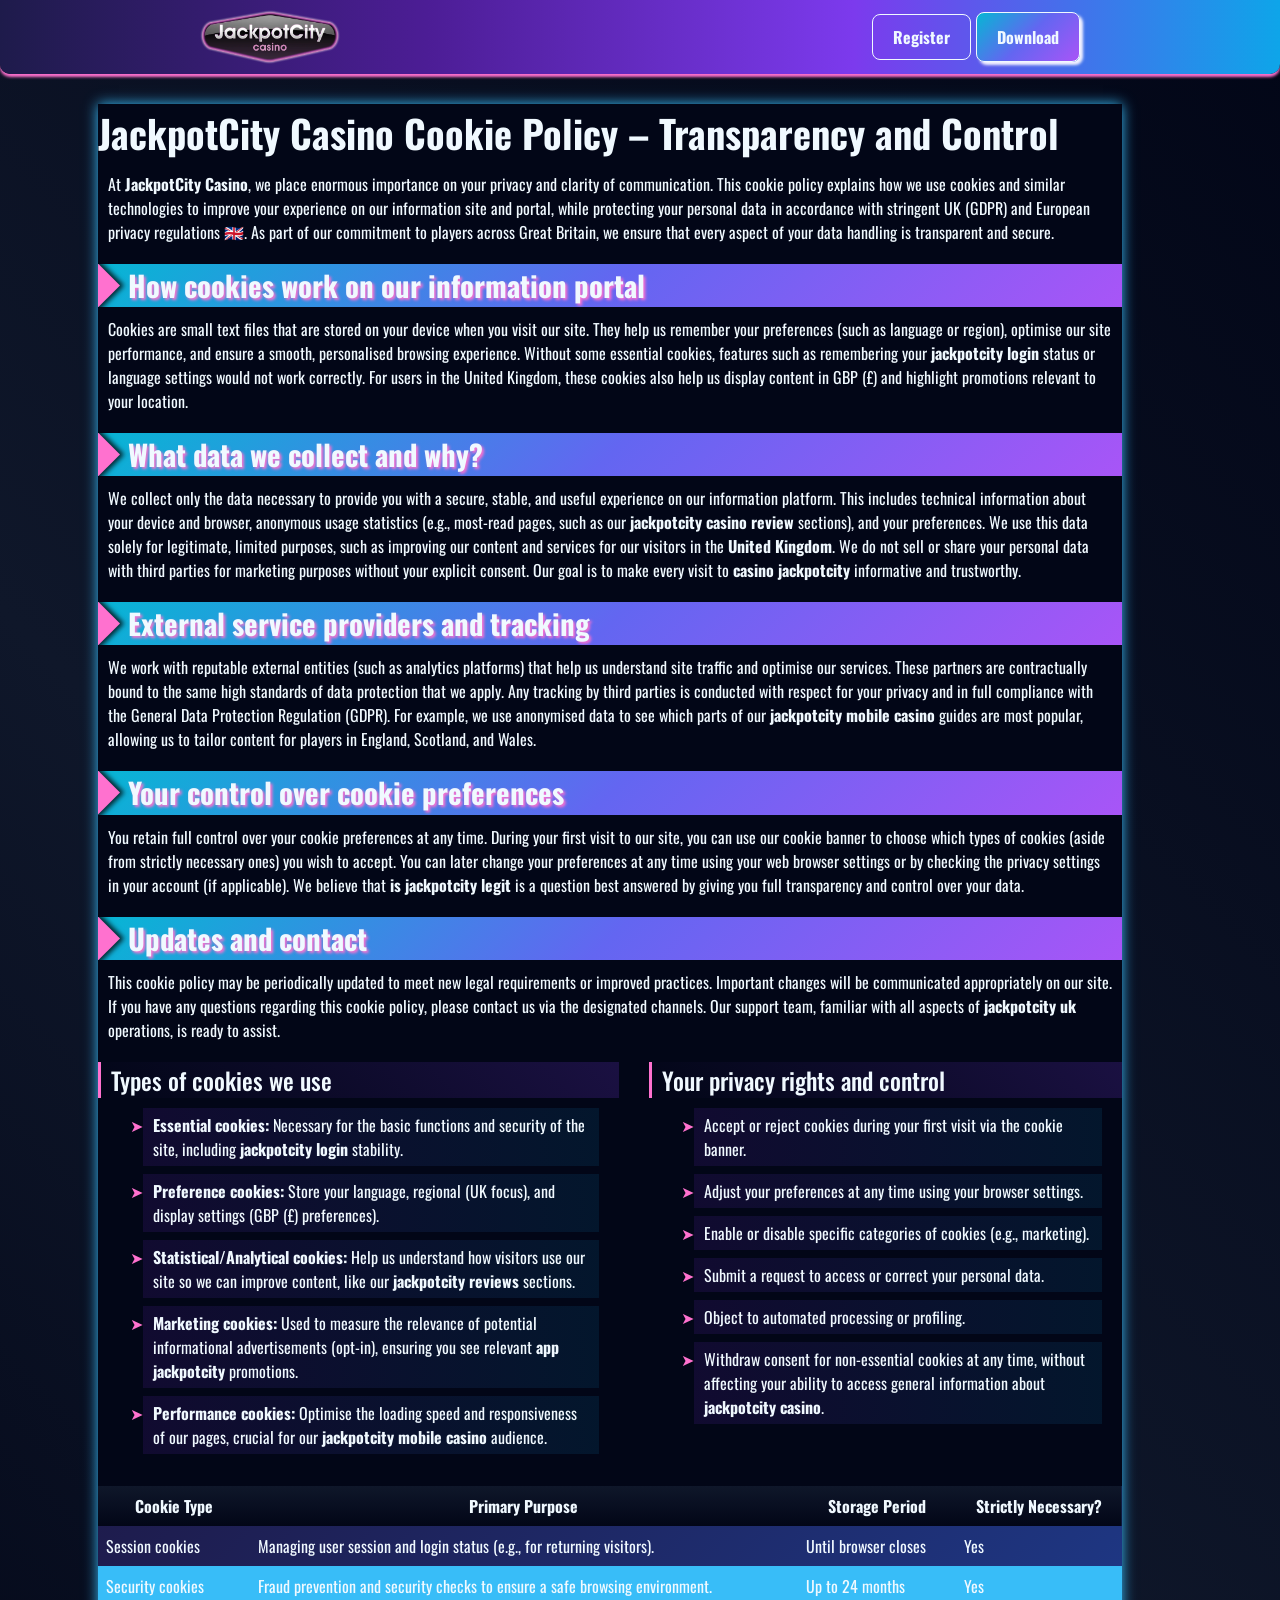
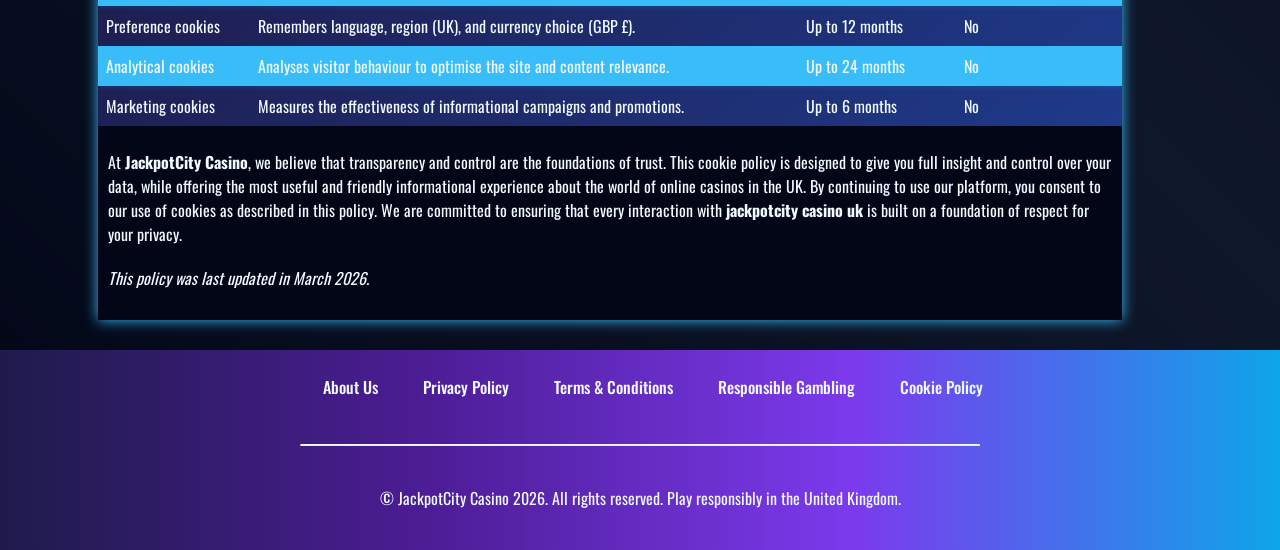
<file: cookie-policy/index.html>
<!DOCTYPE html>
<html lang="en">

<head>
    <meta charset="UTF-8">
    <meta name="viewport" content="width=device-width, initial-scale=1.0">
    <link rel="stylesheet" href="/style.css">
    <link rel="shortcut icon" href="/favicon.ico" type="image/x-icon">
    <title>JackpotCity Casino – Your privacy and transparency are our priority</title>
    <meta name="description"
        content="At JackpotCity Casino we handle your data with the utmost care. Review our cookie policy to see how cookies enhance your experience, with full transparency regarding your privacy in the UK.">
    <meta name="googlebot" content="index,follow,noarchive">

    <link rel="canonical" href="https://www.prescotanglingcentre.co.uk/cookie-policy/">

    <meta property="og:type" content="website" />
    <meta property="og:title" content="JackpotCity Casino – Your privacy and transparency are our priority" />
    <meta property="og:description"
        content="JackpotCity Casino cookie policy - How we protect your data and optimise your informational experience." />
    <meta property="og:url" content="https://www.prescotanglingcentre.co.uk/cookie-policy/" />
    <meta property="og:site_name" content="JackpotCity Casino" />
    <meta property="og:locale" content="en_GB" />

    <meta name="twitter:card" content="summary" />
    <meta name="twitter:title" content="Cookie Policy - JackpotCity Casino" />
    <meta name="twitter:description"
        content="Learn how JackpotCity Casino uses cookies to improve your informational and user experience." />
</head>

<body>

    <header>
        <div class="logo">
            <a href="/"><img src="/img/logo.webp" alt="JackpotCity Casino logo" width="140" height="70"></a>
        </div>

        <div class="header-btn">
            <a href="/play/" rel="nofollow" class="h-violet-btn">Register</a>
            <a href="/play/" rel="nofollow" class="h-accent-btn">Download</a>
        </div>
    </header>

    <main>
        <div class="wrapper">
            <div class="container">
                <h1>JackpotCity Casino Cookie Policy – Transparency and Control</h1>
                <p class="txt">
                    At <strong>JackpotCity Casino</strong>, we place enormous importance on your privacy and clarity of
                    communication. This cookie policy explains how we use cookies and similar technologies to improve
                    your experience
                    on our information site and portal, while protecting your personal data in accordance with stringent
                    UK (GDPR) and European privacy regulations 🇬🇧. As part of our commitment to players across Great
                    Britain, we ensure that every aspect of your data handling is transparent and secure.
                </p>

                <div class="container__header">
                    <h2>How cookies work on our information portal</h2>
                </div>
                <p class="txt">
                    Cookies are small text files that are stored on your device when you visit our site.
                    They help us remember your preferences (such as language or region), optimise our site performance,
                    and ensure
                    a smooth, personalised browsing experience. Without some essential cookies, features such as
                    remembering your <strong>jackpotcity login</strong> status or language settings would not work
                    correctly. For users in the United Kingdom, these cookies also help us display content in GBP (£)
                    and highlight promotions relevant to your location.
                </p>

                <div class="container__header">
                    <h2>What data we collect and why?</h2>
                </div>
                <p class="txt">
                    We collect only the data necessary to provide you with a secure, stable, and useful experience on
                    our information platform. This includes technical information about your device and browser,
                    anonymous usage statistics (e.g., most-read pages, such as our <strong>jackpotcity casino
                        review</strong> sections), and your preferences. We use this data solely for legitimate, limited
                    purposes, such as improving our content and services for our visitors in the <strong>United
                        Kingdom</strong>. We do not sell or share your personal data with third parties for marketing
                    purposes without your explicit consent. Our goal is to make every visit to <strong>casino
                        jackpotcity</strong> informative and trustworthy.
                </p>

                <div class="container__header">
                    <h2>External service providers and tracking</h2>
                </div>
                <p class="txt">
                    We work with reputable external entities (such as analytics platforms) that help us understand site
                    traffic and optimise our services. These partners are contractually bound to the same high standards
                    of data protection that we apply. Any tracking by third parties is conducted with respect for your
                    privacy and in full compliance with the General Data Protection Regulation (GDPR). For example, we
                    use anonymised data to see which parts of our <strong>jackpotcity mobile casino</strong> guides are
                    most popular, allowing us to tailor content for players in England, Scotland, and Wales.
                </p>

                <div class="container__header">
                    <h2>Your control over cookie preferences</h2>
                </div>
                <p class="txt">
                    You retain full control over your cookie preferences at any time. During your first visit to our
                    site, you can use our cookie banner to choose which types of cookies (aside from strictly necessary
                    ones) you wish to accept. You can later change your preferences at any time using your web browser
                    settings or by checking the privacy settings in your account (if applicable). We believe that
                    <strong>is jackpotcity legit</strong> is a question best answered by giving you full transparency
                    and control over your data.
                </p>

                <div class="container__header">
                    <h2>Updates and contact</h2>
                </div>
                <p class="txt">
                    This cookie policy may be periodically updated to meet new legal requirements or improved practices.
                    Important changes will be communicated appropriately on our site. If you have any questions
                    regarding this cookie policy, please contact us via the designated channels. Our support team,
                    familiar with all aspects of <strong>jackpotcity uk</strong> operations, is ready to assist.
                </p>

                <div class="comparison-list">
                    <div>
                        <h3>Types of cookies we use</h3>
                        <ul>
                            <li><strong>Essential cookies:</strong> Necessary for the basic functions and security of
                                the site, including <strong>jackpotcity login</strong> stability.</li>
                            <li><strong>Preference cookies:</strong> Store your language, regional (UK focus), and
                                display settings (GBP (£) preferences).</li>
                            <li><strong>Statistical/Analytical cookies:</strong> Help us understand how visitors use our
                                site so we can improve content, like our <strong>jackpotcity reviews</strong> sections.
                            </li>
                            <li><strong>Marketing cookies:</strong> Used to measure the relevance of potential
                                informational advertisements (opt-in), ensuring you see relevant <strong>app
                                    jackpotcity</strong> promotions.</li>
                            <li><strong>Performance cookies:</strong> Optimise the loading speed and responsiveness of
                                our pages, crucial for our <strong>jackpotcity mobile casino</strong> audience.</li>
                        </ul>
                    </div>

                    <div>
                        <h3>Your privacy rights and control</h3>
                        <ul>
                            <li>Accept or reject cookies during your first visit via the cookie banner.</li>
                            <li>Adjust your preferences at any time using your browser settings.</li>
                            <li>Enable or disable specific categories of cookies (e.g., marketing).</li>
                            <li>Submit a request to access or correct your personal data.</li>
                            <li>Object to automated processing or profiling.</li>
                            <li>Withdraw consent for non-essential cookies at any time, without affecting your ability
                                to access general information about <strong>jackpotcity casino</strong>.</li>
                        </ul>
                    </div>
                </div>

                <div class="table-wrapper">
                    <table>
                        <thead>
                            <tr>
                                <th>Cookie Type</th>
                                <th>Primary Purpose</th>
                                <th>Storage Period</th>
                                <th>Strictly Necessary?</th>
                            </tr>
                        </thead>
                        <tbody>
                            <tr>
                                <td>Session cookies</td>
                                <td>Managing user session and login status (e.g., for returning visitors).</td>
                                <td>Until browser closes</td>
                                <td>Yes</td>
                            </tr>
                            <tr>
                                <td>Security cookies</td>
                                <td>Fraud prevention and security checks to ensure a safe browsing environment.</td>
                                <td>Up to 24 months</td>
                                <td>Yes</td>
                            </tr>
                            <tr>
                                <td>Preference cookies</td>
                                <td>Remembers language, region (UK), and currency choice (GBP £).</td>
                                <td>Up to 12 months</td>
                                <td>No</td>
                            </tr>
                            <tr>
                                <td>Analytical cookies</td>
                                <td>Analyses visitor behaviour to optimise the site and content relevance.</td>
                                <td>Up to 24 months</td>
                                <td>No</td>
                            </tr>
                            <tr>
                                <td>Marketing cookies</td>
                                <td>Measures the effectiveness of informational campaigns and promotions.</td>
                                <td>Up to 6 months</td>
                                <td>No</td>
                            </tr>
                        </tbody>
                    </table>
                </div>

                <p class="txt">
                    At <strong>JackpotCity Casino</strong>, we believe that transparency and control are the foundations
                    of trust. This cookie policy is designed to give you full insight and control over your data, while
                    offering the most useful and friendly informational experience about the world of online casinos in
                    the UK. By continuing to use our platform, you consent to our use of cookies as described in this
                    policy. We are committed to ensuring that every interaction with <strong>jackpotcity casino
                        uk</strong> is built on a foundation of respect for your privacy.
                </p>
                <p class="txt">
                    <em>This policy was last updated in March 2026.</em>
                </p>
            </div>
        </div>
    </main>

    <footer>
        <ul class="f-nav">
            <li>
                <a href="/about-us/">About Us</a>
            </li>
            <li>
                <a href="/privacy-policy/">Privacy Policy</a>
            </li>
            <li>
                <a href="/terms-and-conditions/">Terms & Conditions</a>
            </li>
            <li>
                <a href="/responsible-gambling/">Responsible Gambling</a>
            </li>
            <li>
                <a href="/cookie-policy/">Cookie Policy</a>
            </li>
        </ul>

        <hr>

        <p class="txt">
            © JackpotCity Casino 2026. All rights reserved. Play responsibly in the United Kingdom.
        </p>
    </footer>
</body>

</html>
</file>
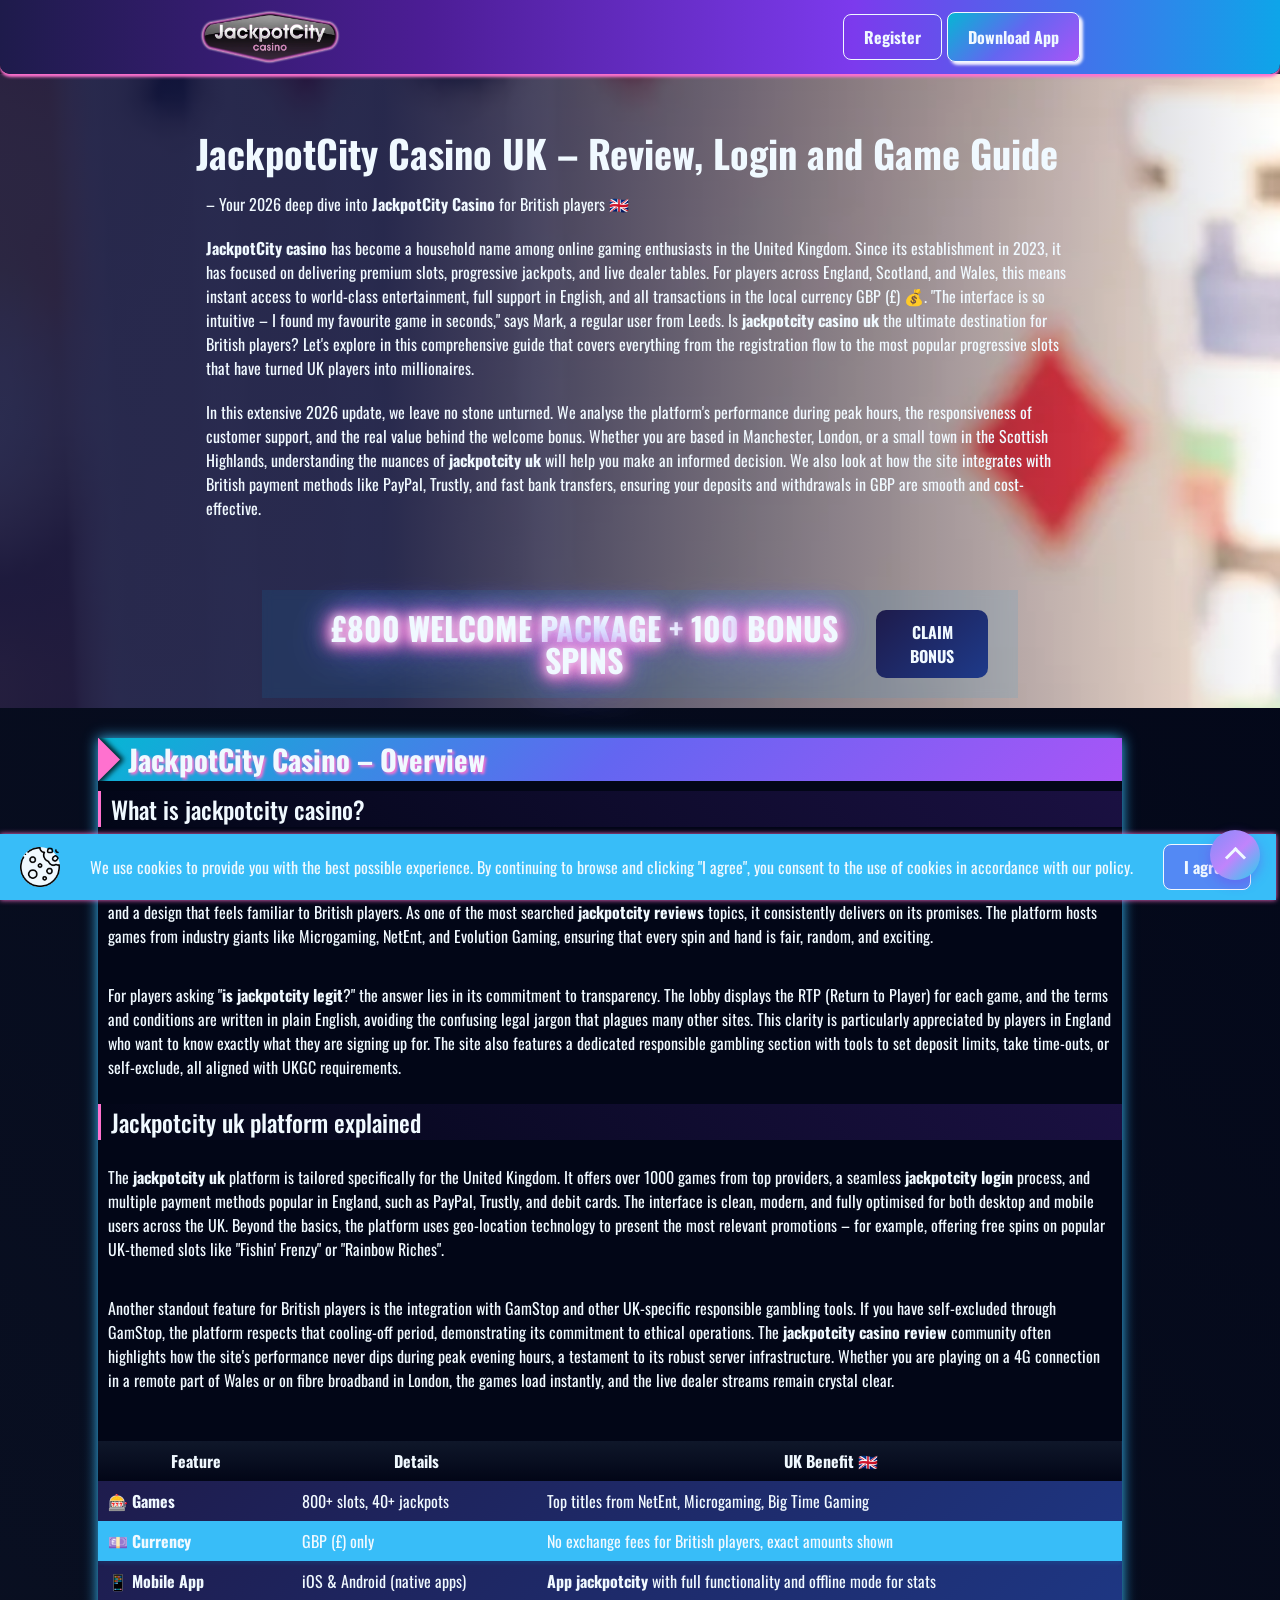
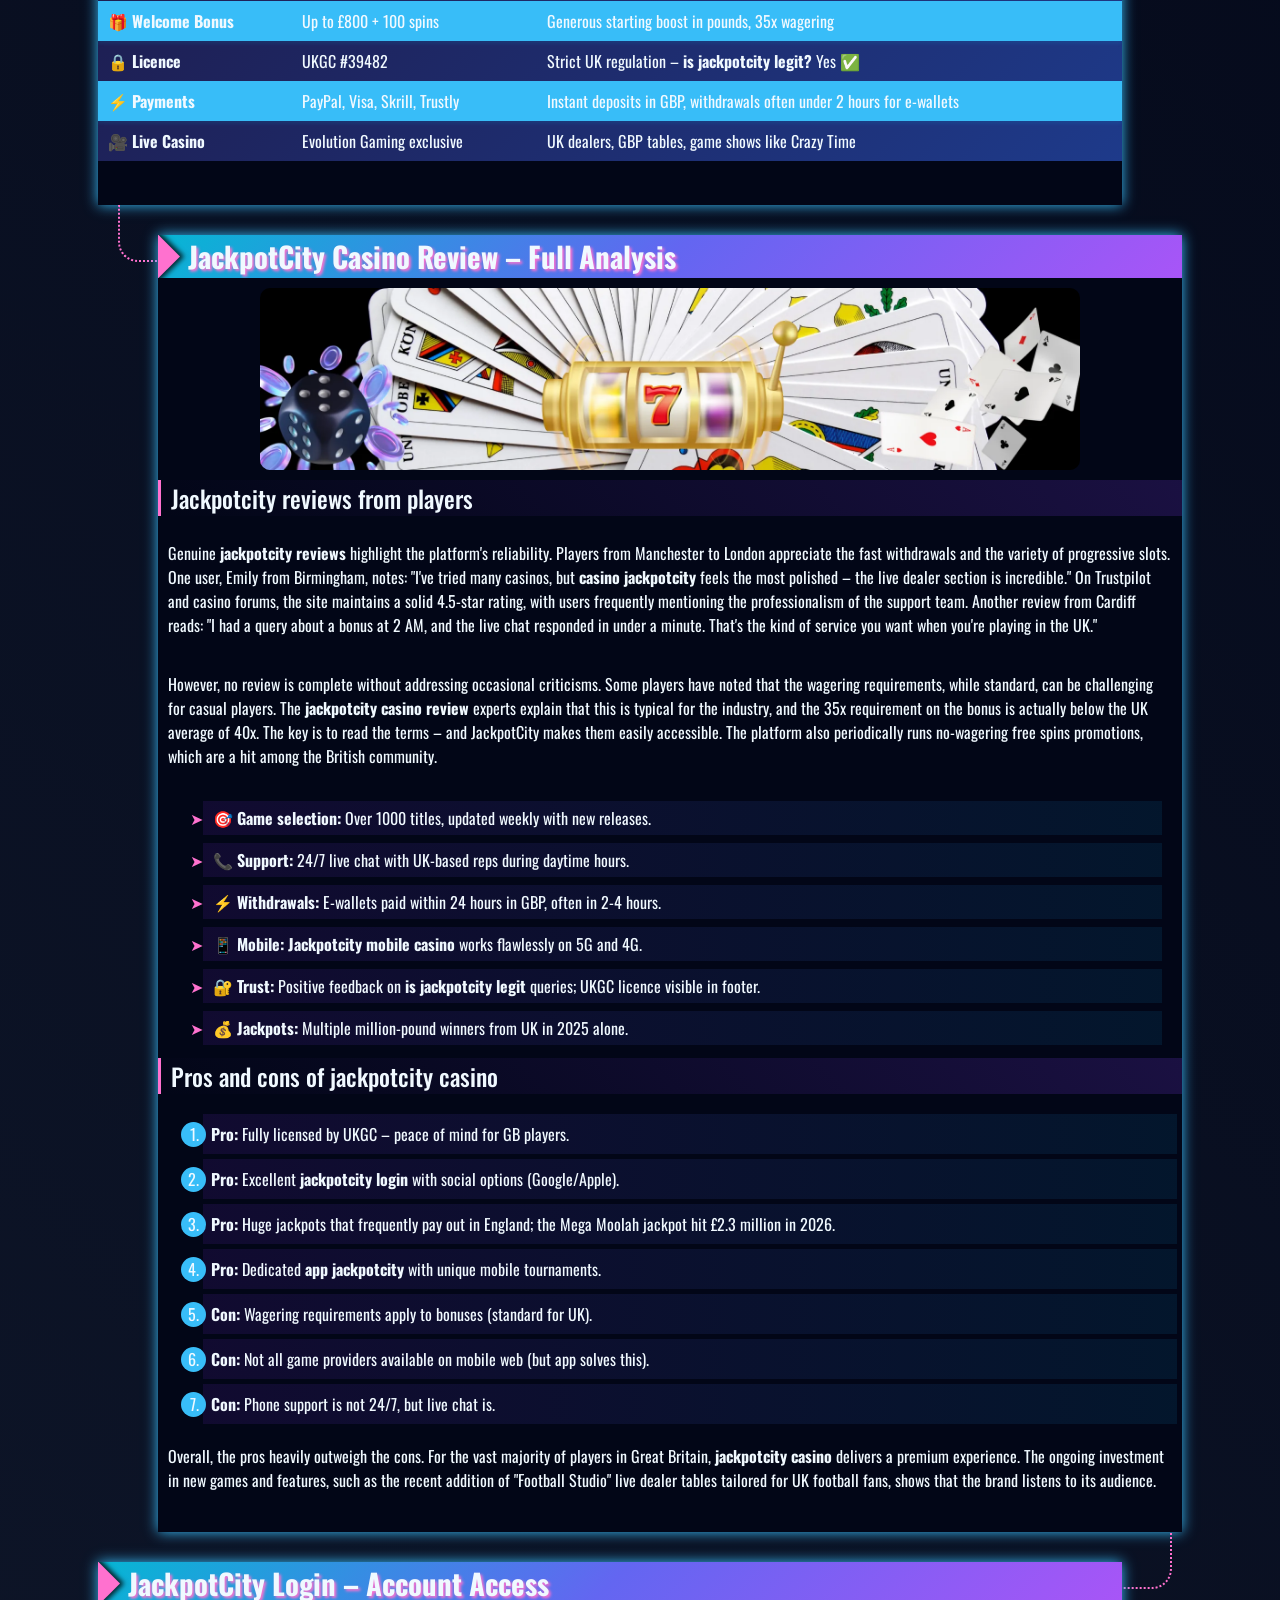
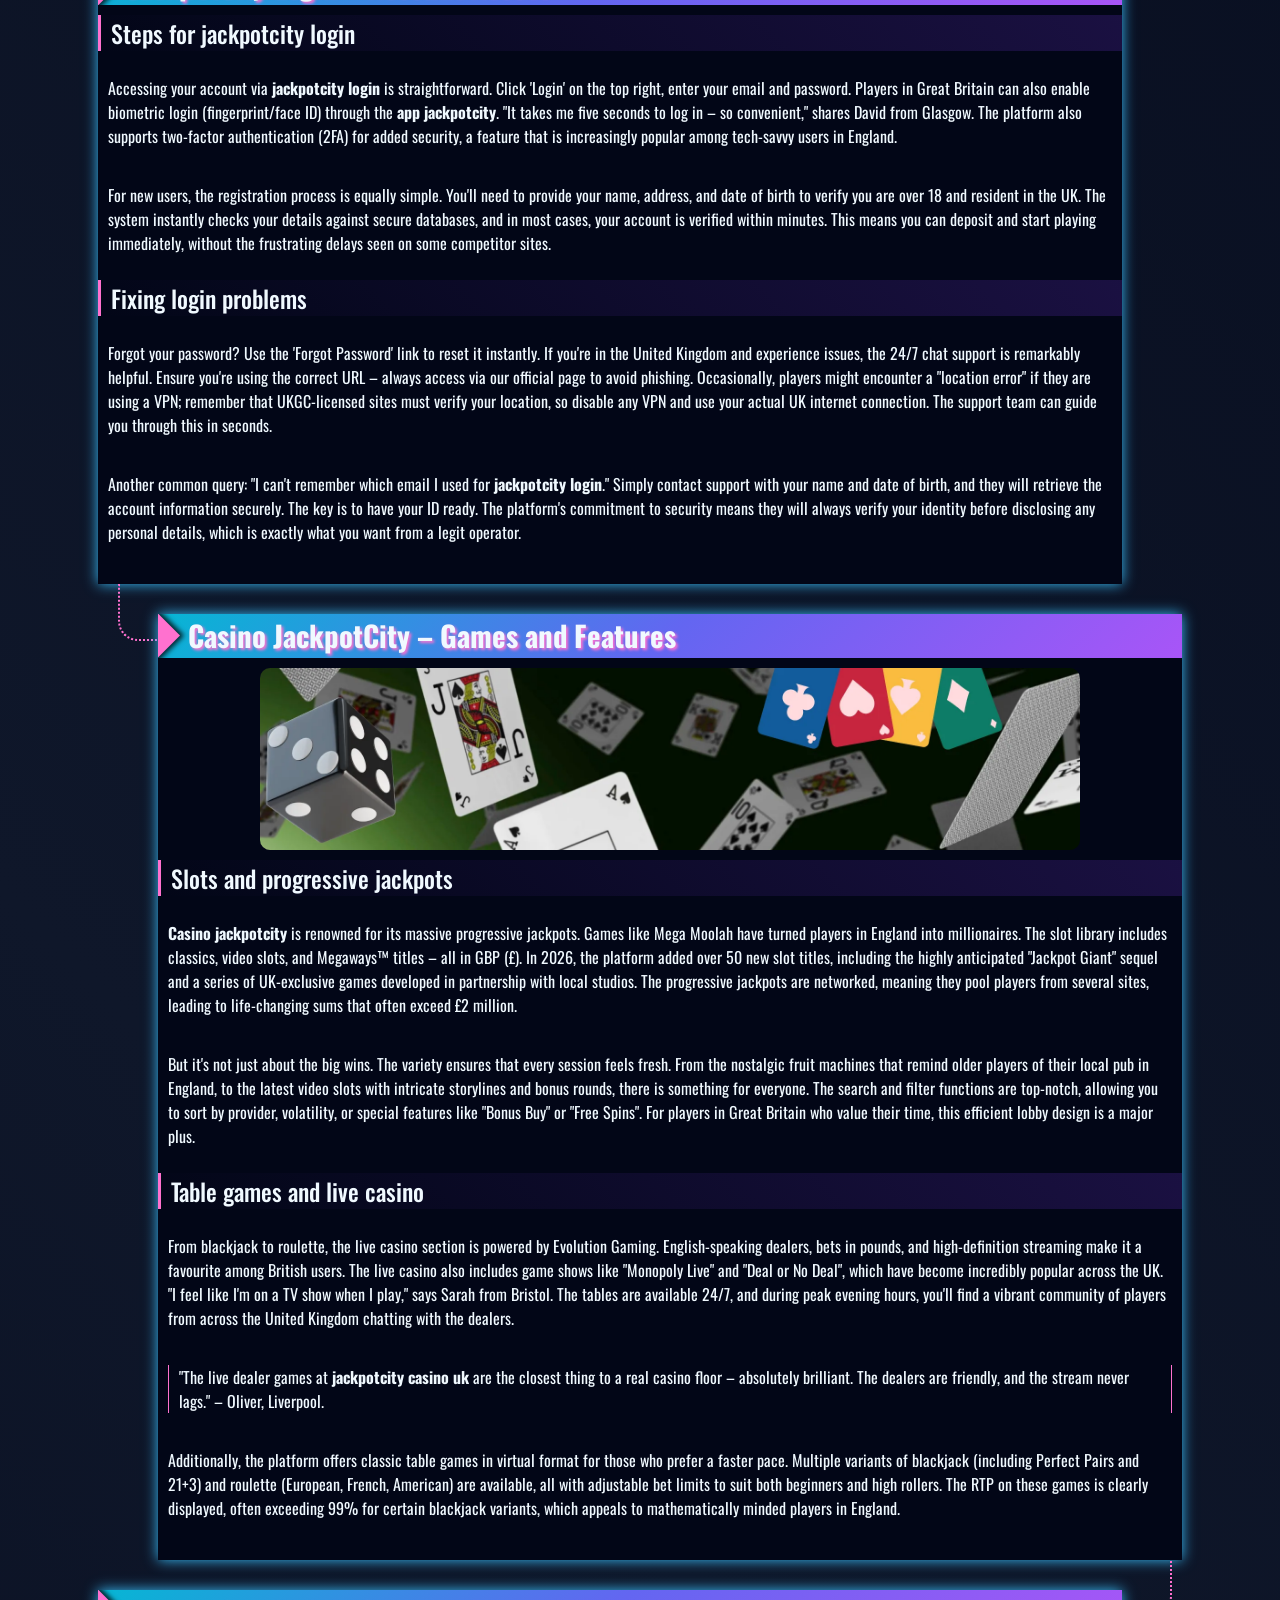
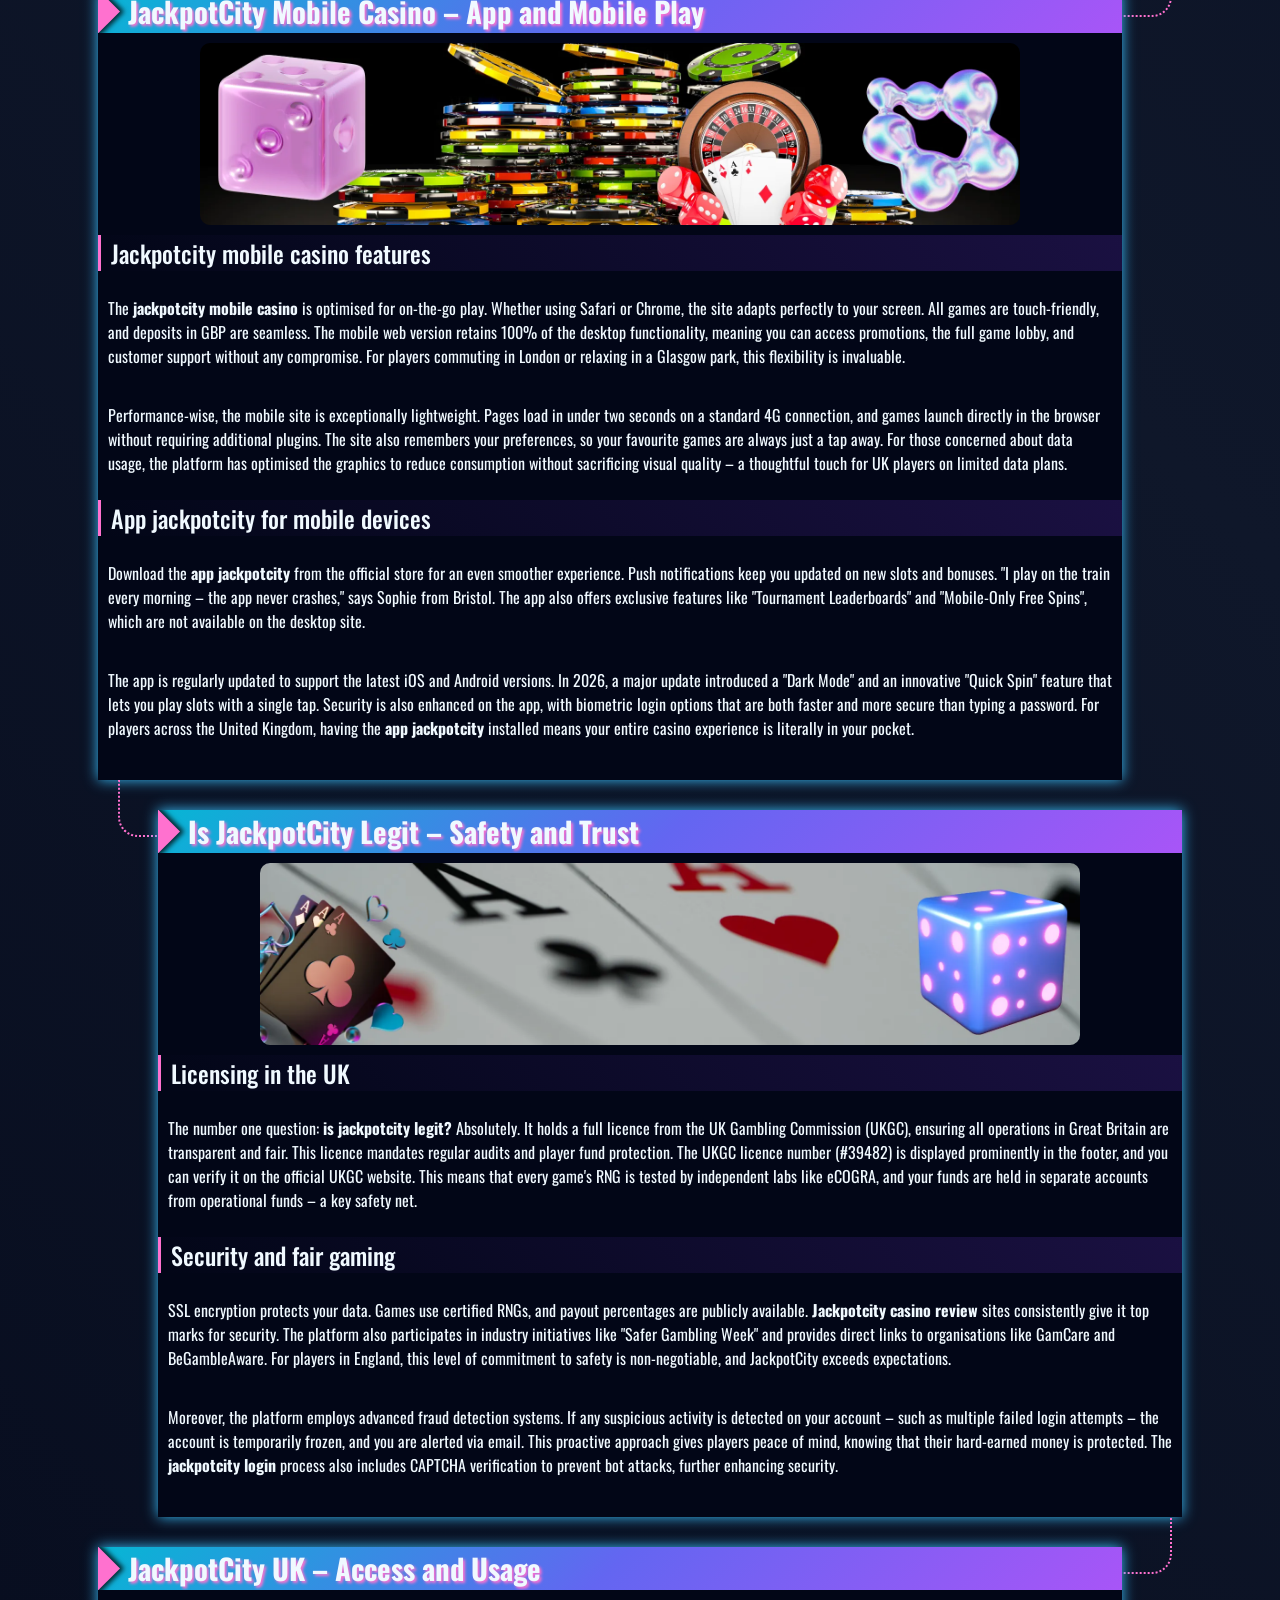
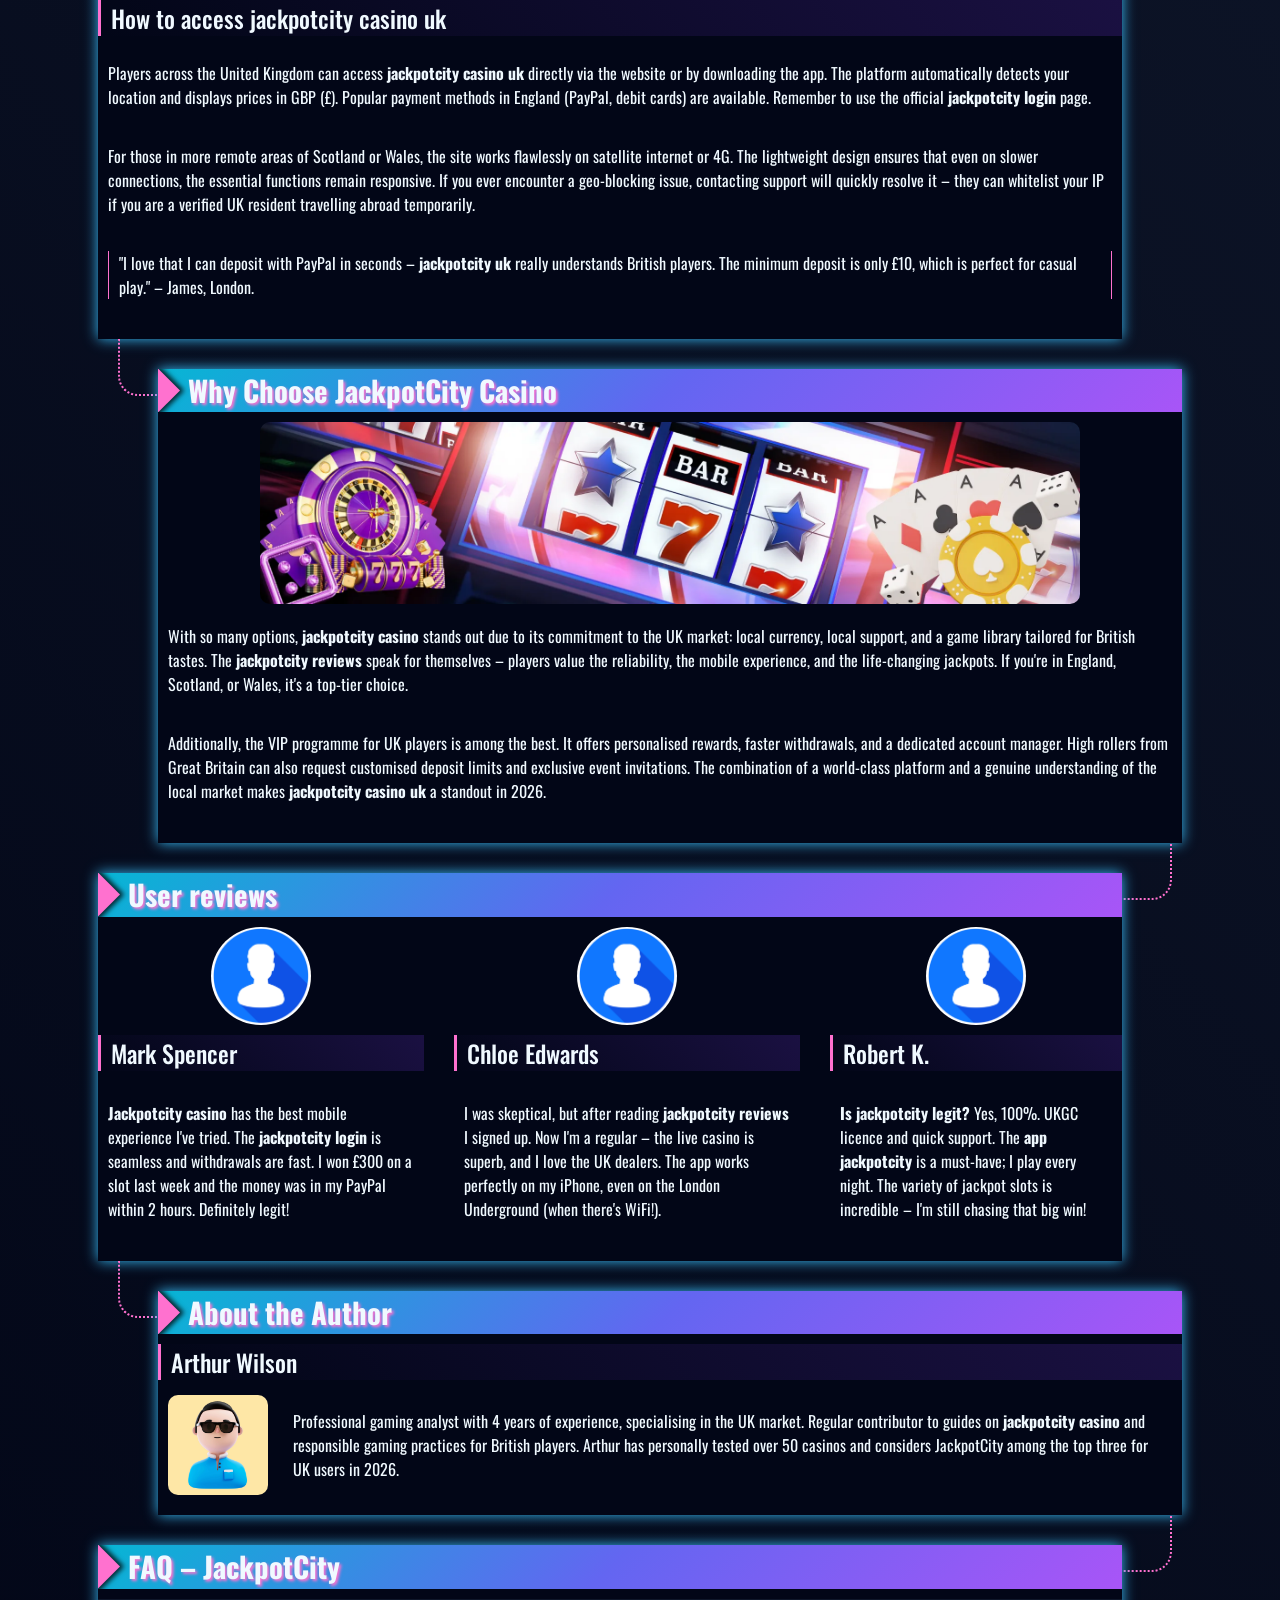
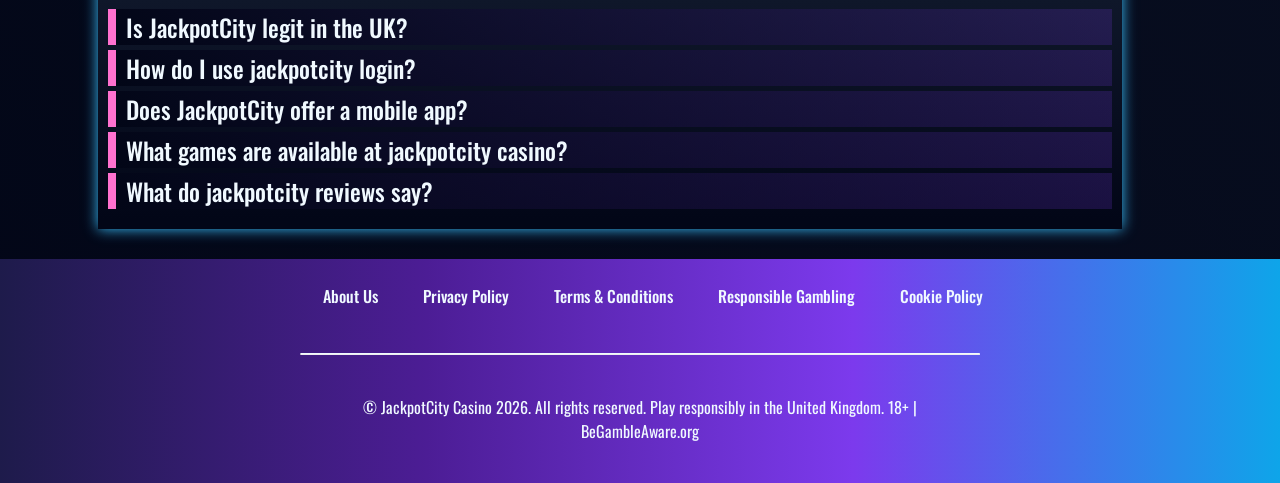
<file: en-gb/index.html>
<!DOCTYPE html>
<html lang="en-GB">

<head>
    <meta charset="UTF-8">
    <meta name="viewport" content="width=device-width, initial-scale=1.0">
    <link rel="stylesheet" href="/style.css">
    <link rel="shortcut icon" href="/favicon.ico" type="image/x-icon">
    <title>JackpotCity Casino UK 🎰 Review, Login, Mobile & Legitimacy</title>
    <meta name="description"
        content="JackpotCity UK full guide 🇬🇧 Learn how to use jackpotcity login, explore casino games, check mobile options and see if JackpotCity is legit.">
    <meta name="googlebot" content="index, follow, noarchive, max-snippet:-1">

    <link rel="alternate" hreflang="en-GB" href="https://www.prescotanglingcentre.co.uk/en-gb/">
    <link rel="alternate" hreflang="x-default" href="https://www.prescotanglingcentre.co.uk/">
    <link rel="canonical" href="https://www.prescotanglingcentre.co.uk/en-gb/">

    <meta property="og:type" content="website" />
    <meta property="og:title" content="JackpotCity Casino UK 🎰 Review, Login, Mobile & Legitimacy" />
    <meta property="og:description"
        content="JackpotCity UK full guide 🇬🇧 Learn how to use jackpotcity login, explore casino games, check mobile options and see if JackpotCity is legit." />
    <meta property="og:url" content="https://www.prescotanglingcentre.co.uk/" />
    <meta property="og:site_name" content="JackpotCity Casino" />
    <meta property="og:image" content="https://www.prescotanglingcentre.co.uk/img/1.webp" />
    <meta property="og:locale" content="en_GB" />

    <meta name="twitter:card" content="summary_large_image" />
    <meta name="twitter:title" content="JackpotCity Casino UK 🎰 Review, Login, Mobile & Legitimacy" />
    <meta name="twitter:description"
        content="JackpotCity UK full guide 🇬🇧 Learn how to use jackpotcity login, explore casino games, check mobile options and see if JackpotCity is legit." />
    <meta name="twitter:image" content="https://www.prescotanglingcentre.co.uk/img/1.webp" />

    <script type="application/ld+json">
    {
        "@context": "https://schema.org",
        "@type": "Article",
        "headline": "JackpotCity Casino UK 🎰 Review, Login, Mobile & Legitimacy",
        "description": "JackpotCity UK full guide 🇬🇧 Learn how to use jackpotcity login, explore casino games, check mobile options and see if JackpotCity is legit.",
        "mainEntityOfPage": {
            "@type": "WebPage",
            "@id": "https://www.prescotanglingcentre.co.uk/"
        },
        "author": {
            "@type": "Person",
            "name": "Arthur Wilson",
            "url": "https://www.prescotanglingcentre.co.uk/"
        },
        "publisher": {
            "@type": "Organization",
            "name": "JackpotCity Casino",
            "logo": {
                "@type": "ImageObject",
                "url": "https://www.prescotanglingcentre.co.uk/img/logo.webp"
            }
        },
        "datePublished": "2026-03-01",
        "dateModified": "2026-03-01"
    }
    </script>

    <script type="application/ld+json">
    {
        "@context": "https://schema.org",
        "@type": "WebSite",
        "url": "https://www.prescotanglingcentre.co.uk/",
        "name": "JackpotCity Casino",
        "description": "JackpotCity in the United Kingdom: gaming platform, login, mobile app, and comprehensive reviews.",
        "inLanguage": "en-GB"
    }
    </script>

    <script type="application/ld+json">
    {
        "@context": "https://schema.org",
        "@type": "BreadcrumbList",
        "itemListElement": [
            {
                "@type": "ListItem",
                "position": 1,
                "name": "Home",
                "item": "https://www.prescotanglingcentre.co.uk/"
            },
            {
                "@type": "ListItem",
                "position": 2,
                "name": "JackpotCity Review",
                "item": "https://www.prescotanglingcentre.co.uk/"
            }
        ]
    }
    </script>

    <script type="application/ld+json">
    {
      "@context": "https://schema.org",
      "@type": "FAQPage",
      "mainEntity": [
        {
          "@type": "Question",
          "name": "Is JackpotCity legit in the UK?",
          "acceptedAnswer": {
            "@type": "Answer",
            "text": "Yes, JackpotCity operates under a UK Gambling Commission licence, ensuring strict compliance with fairness, security, and player protection standards for all users in Great Britain."
          }
        },
        {
          "@type": "Question",
          "name": "How do I use jackpotcity login?",
          "acceptedAnswer": {
            "@type": "Answer",
            "text": "Visit the official JackpotCity site, click the login button, enter your registered email and password. If you're in the UK, you can also use biometric login via the mobile app."
          }
        },
        {
          "@type": "Question",
          "name": "Does JackpotCity offer a mobile app?",
          "acceptedAnswer": {
            "@type": "Answer",
            "text": "Absolutely. The app jackpotcity is available for both iOS and Android. It provides full access to games, deposits in GBP, and push notifications for bonuses."
          }
        },
        {
          "@type": "Question",
          "name": "What games are available at jackpotcity casino?",
          "acceptedAnswer": {
            "@type": "Answer",
            "text": "JackpotCity casino features over 800 slots, progressive jackpots, blackjack, roulette, and a live dealer section powered by Evolution Gaming."
          }
        },
        {
          "@type": "Question",
          "name": "What do jackpotcity reviews say?",
          "acceptedAnswer": {
            "@type": "Answer",
            "text": "Jackpotcity reviews consistently praise the platform's user-friendly interface, fast payouts in pounds, and the excellent jackpotcity mobile casino experience."
          }
        }
      ]
    }
    </script>
</head>

<body>
    <header>
        <div class="logo">
            <a href="/"><img src="/img/logo.webp" alt="JackpotCity Casino logo" width="140" height="70"></a>
        </div>
        <div class="header-btn">
            <a href="/play/" rel="nofollow" class="h-violet-btn">Register</a>
            <a href="/play/" rel="nofollow" class="h-accent-btn">Download App</a>
        </div>
    </header>

    <main>
        <div class="promo">
            <div class="promo-l">
                <h1>JackpotCity Casino UK – Review, Login and Game Guide</h1>
                <p class="txt">
                    – Your 2026 deep dive into <strong>JackpotCity Casino</strong> for British players 🇬🇧
                </p>
                <p class="txt">
                    <strong>JackpotCity casino</strong> has become a household name among online gaming enthusiasts in
                    the United Kingdom. Since its establishment in 2023, it has focused on delivering premium slots,
                    progressive jackpots, and live dealer tables. For players across England, Scotland, and Wales, this
                    means instant access to world-class entertainment, full support in English, and all transactions in
                    the local currency GBP (£) 💰. "The interface is so intuitive – I found my favourite game in
                    seconds," says Mark, a regular user from Leeds. Is <strong>jackpotcity casino uk</strong> the
                    ultimate destination for British players? Let's explore in this comprehensive guide that covers
                    everything from the registration flow to the most popular progressive slots that have turned UK
                    players into millionaires.
                </p>
                <p class="txt">
                    In this extensive 2026 update, we leave no stone unturned. We analyse the platform's performance
                    during peak hours, the responsiveness of customer support, and the real value behind the welcome
                    bonus. Whether you are based in Manchester, London, or a small town in the Scottish Highlands,
                    understanding the nuances of <strong>jackpotcity uk</strong> will help you make an informed
                    decision. We also look at how the site integrates with British payment methods like PayPal, Trustly,
                    and fast bank transfers, ensuring your deposits and withdrawals in GBP are smooth and
                    cost-effective.
                </p>
            </div>

            <div class="promo-gift">
                <p class="txt-accent">
                    <span class="fast-flicker">£800 welcome package</span> + <span class="flicker">100</span> bonus
                    spins
                </p>
                <a href="/play/" rel="nofollow" class="btn-accent">Claim Bonus</a>
            </div>
        </div>

        <div class="wrapper">

            <div class="container" id="overview">
                <div class="container__header">
                    <h2>JackpotCity Casino – Overview</h2>
                </div>
                <div class="container__body">
                    <h3>What is jackpotcity casino?</h3>
                    <p class="txt">
                        <strong>JackpotCity casino</strong> is a premium online gaming platform that has been serving
                        players since 2023. It's part of a trusted network known for its massive selection of slots and
                        table games. What sets it apart in Great Britain is its laser focus on the local audience:
                        transactions in GBP (£), dedicated customer support during UK hours, and a design that feels
                        familiar to British players. As one of the most searched <strong>jackpotcity reviews</strong>
                        topics, it consistently delivers on its promises. The platform hosts games from industry giants
                        like Microgaming, NetEnt, and Evolution Gaming, ensuring that every spin and hand is fair,
                        random, and exciting.
                    </p>
                    <p class="txt">
                        For players asking "<strong>is jackpotcity legit</strong>?" the answer lies in its commitment to
                        transparency. The lobby displays the RTP (Return to Player) for each game, and the terms and
                        conditions are written in plain English, avoiding the confusing legal jargon that plagues many
                        other sites. This clarity is particularly appreciated by players in England who want to know
                        exactly what they are signing up for. The site also features a dedicated responsible gambling
                        section with tools to set deposit limits, take time-outs, or self-exclude, all aligned with UKGC
                        requirements.
                    </p>
                    <h3>Jackpotcity uk platform explained</h3>
                    <p class="txt">
                        The <strong>jackpotcity uk</strong> platform is tailored specifically for the United Kingdom. It
                        offers over 1000 games from top providers, a seamless <strong>jackpotcity login</strong>
                        process, and multiple payment methods popular in England, such as PayPal, Trustly, and debit
                        cards. The interface is clean, modern, and fully optimised for both desktop and mobile users
                        across the UK. Beyond the basics, the platform uses geo-location technology to present the most
                        relevant promotions – for example, offering free spins on popular UK-themed slots like "Fishin'
                        Frenzy" or "Rainbow Riches".
                    </p>
                    <p class="txt">
                        Another standout feature for British players is the integration with GamStop and other
                        UK-specific responsible gambling tools. If you have self-excluded through GamStop, the platform
                        respects that cooling-off period, demonstrating its commitment to ethical operations. The
                        <strong>jackpotcity casino review</strong> community often highlights how the site's performance
                        never dips during peak evening hours, a testament to its robust server infrastructure. Whether
                        you are playing on a 4G connection in a remote part of Wales or on fibre broadband in London,
                        the games load instantly, and the live dealer streams remain crystal clear.
                    </p>

                    <div class="table-wrapper">
                        <table>
                            <thead>
                                <tr>
                                    <th>Feature</th>
                                    <th>Details</th>
                                    <th>UK Benefit 🇬🇧</th>
                                </tr>
                            </thead>
                            <tbody>
                                <tr>
                                    <td class="row-title">🎰 Games</td>
                                    <td>800+ slots, 40+ jackpots</td>
                                    <td>Top titles from NetEnt, Microgaming, Big Time Gaming</td>
                                </tr>
                                <tr>
                                    <td class="row-title">💷 Currency</td>
                                    <td>GBP (£) only</td>
                                    <td>No exchange fees for British players, exact amounts shown</td>
                                </tr>
                                <tr>
                                    <td class="row-title">📱 Mobile App</td>
                                    <td>iOS & Android (native apps)</td>
                                    <td><strong>App jackpotcity</strong> with full functionality and offline mode for
                                        stats</td>
                                </tr>
                                <tr>
                                    <td class="row-title">🎁 Welcome Bonus</td>
                                    <td>Up to £800 + 100 spins</td>
                                    <td>Generous starting boost in pounds, 35x wagering</td>
                                </tr>
                                <tr>
                                    <td class="row-title">🔒 Licence</td>
                                    <td>UKGC #39482</td>
                                    <td>Strict UK regulation – <strong>is jackpotcity legit?</strong> Yes ✅</td>
                                </tr>
                                <tr>
                                    <td class="row-title">⚡ Payments</td>
                                    <td>PayPal, Visa, Skrill, Trustly</td>
                                    <td>Instant deposits in GBP, withdrawals often under 2 hours for e-wallets</td>
                                </tr>
                                <tr>
                                    <td class="row-title">🎥 Live Casino</td>
                                    <td>Evolution Gaming exclusive</td>
                                    <td>UK dealers, GBP tables, game shows like Crazy Time</td>
                                </tr>
                            </tbody>
                        </table>
                    </div>
                </div>
            </div>


            <div class="container" id="review-full">
                <div class="container__header">
                    <h2>JackpotCity Casino Review – Full Analysis</h2>
                </div>
                <div class="img">
                    <img src="/img/1.webp" alt="JackpotCity Casino games" width="1000" height="800">
                </div>
                <div class="container__body">
                    <h3>Jackpotcity reviews from players</h3>
                    <p class="txt">
                        Genuine <strong>jackpotcity reviews</strong> highlight the platform's reliability. Players from
                        Manchester to London appreciate the fast withdrawals and the variety of progressive slots. One
                        user, Emily from Birmingham, notes: "I've tried many casinos, but <strong>casino
                            jackpotcity</strong> feels the most polished – the live dealer section is incredible." On
                        Trustpilot and casino forums, the site maintains a solid 4.5-star rating, with users frequently
                        mentioning the professionalism of the support team. Another review from Cardiff reads: "I had a
                        query about a bonus at 2 AM, and the live chat responded in under a minute. That's the kind of
                        service you want when you're playing in the UK."
                    </p>
                    <p class="txt">
                        However, no review is complete without addressing occasional criticisms. Some players have noted
                        that the wagering requirements, while standard, can be challenging for casual players. The
                        <strong>jackpotcity casino review</strong> experts explain that this is typical for the
                        industry, and the 35x requirement on the bonus is actually below the UK average of 40x. The key
                        is to read the terms – and JackpotCity makes them easily accessible. The platform also
                        periodically runs no-wagering free spins promotions, which are a hit among the British
                        community.
                    </p>

                    <ul class="item-list">
                        <li><strong>🎯 Game selection:</strong> Over 1000 titles, updated weekly with new releases.</li>
                        <li><strong>📞 Support:</strong> 24/7 live chat with UK-based reps during daytime hours.</li>
                        <li><strong>⚡ Withdrawals:</strong> E-wallets paid within 24 hours in GBP, often in 2-4 hours.
                        </li>
                        <li><strong>📱 Mobile:</strong> <strong>Jackpotcity mobile casino</strong> works flawlessly on
                            5G and 4G.</li>
                        <li><strong>🔐 Trust:</strong> Positive feedback on <strong>is jackpotcity legit</strong>
                            queries; UKGC licence visible in footer.</li>
                        <li><strong>💰 Jackpots:</strong> Multiple million-pound winners from UK in 2025 alone.</li>
                    </ul>
                    <h3>Pros and cons of jackpotcity casino</h3>

                    <ol>
                        <li><strong>Pro:</strong> Fully licensed by UKGC – peace of mind for GB players.</li>
                        <li><strong>Pro:</strong> Excellent <strong>jackpotcity login</strong> with social options
                            (Google/Apple).</li>
                        <li><strong>Pro:</strong> Huge jackpots that frequently pay out in England; the Mega Moolah
                            jackpot hit £2.3 million in 2026.</li>
                        <li><strong>Pro:</strong> Dedicated <strong>app jackpotcity</strong> with unique mobile
                            tournaments.</li>
                        <li><strong>Con:</strong> Wagering requirements apply to bonuses (standard for UK).</li>
                        <li><strong>Con:</strong> Not all game providers available on mobile web (but app solves this).
                        </li>
                        <li><strong>Con:</strong> Phone support is not 24/7, but live chat is.</li>
                    </ol>
                    <p class="txt">
                        Overall, the pros heavily outweigh the cons. For the vast majority of players in Great Britain,
                        <strong>jackpotcity casino</strong> delivers a premium experience. The ongoing investment in new
                        games and features, such as the recent addition of "Football Studio" live dealer tables tailored
                        for UK football fans, shows that the brand listens to its audience.
                    </p>
                </div>
            </div>


            <div class="container" id="login">
                <div class="container__header">
                    <h2>JackpotCity Login – Account Access</h2>
                </div>
                <div class="container__body">
                    <h3>Steps for jackpotcity login</h3>
                    <p class="txt">
                        Accessing your account via <strong>jackpotcity login</strong> is straightforward. Click 'Login'
                        on the top right, enter your email and password. Players in Great Britain can also enable
                        biometric login (fingerprint/face ID) through the <strong>app jackpotcity</strong>. "It takes me
                        five seconds to log in – so convenient," shares David from Glasgow. The platform also supports
                        two-factor authentication (2FA) for added security, a feature that is increasingly popular among
                        tech-savvy users in England.
                    </p>
                    <p class="txt">
                        For new users, the registration process is equally simple. You'll need to provide your name,
                        address, and date of birth to verify you are over 18 and resident in the UK. The system
                        instantly checks your details against secure databases, and in most cases, your account is
                        verified within minutes. This means you can deposit and start playing immediately, without the
                        frustrating delays seen on some competitor sites.
                    </p>
                    <h3>Fixing login problems</h3>
                    <p class="txt">
                        Forgot your password? Use the 'Forgot Password' link to reset it instantly. If you're in the
                        United Kingdom and experience issues, the 24/7 chat support is remarkably helpful. Ensure you're
                        using the correct URL – always access via our official page to avoid phishing. Occasionally,
                        players might encounter a "location error" if they are using a VPN; remember that UKGC-licensed
                        sites must verify your location, so disable any VPN and use your actual UK internet connection.
                        The support team can guide you through this in seconds.
                    </p>
                    <p class="txt">
                        Another common query: "I can't remember which email I used for <strong>jackpotcity
                            login</strong>." Simply contact support with your name and date of birth, and they will
                        retrieve the account information securely. The key is to have your ID ready. The platform's
                        commitment to security means they will always verify your identity before disclosing any
                        personal details, which is exactly what you want from a legit operator.
                    </p>
                </div>
            </div>


            <div class="container" id="games">
                <div class="container__header">
                    <h2>Casino JackpotCity – Games and Features</h2>
                </div>
                <div class="img">
                    <img src="/img/3.webp" alt="Casino JackpotCity – Games and Features" width="1000" height="800">
                </div>
                <div class="container__body">
                    <h3>Slots and progressive jackpots</h3>
                    <p class="txt">
                        <strong>Casino jackpotcity</strong> is renowned for its massive progressive jackpots. Games like
                        Mega Moolah have turned players in England into millionaires. The slot library includes
                        classics, video slots, and Megaways™ titles – all in GBP (£). In 2026, the platform added over
                        50 new slot titles, including the highly anticipated "Jackpot Giant" sequel and a series of
                        UK-exclusive games developed in partnership with local studios. The progressive jackpots are
                        networked, meaning they pool players from several sites, leading to life-changing sums that
                        often exceed £2 million.
                    </p>
                    <p class="txt">
                        But it's not just about the big wins. The variety ensures that every session feels fresh. From
                        the nostalgic fruit machines that remind older players of their local pub in England, to the
                        latest video slots with intricate storylines and bonus rounds, there is something for everyone.
                        The search and filter functions are top-notch, allowing you to sort by provider, volatility, or
                        special features like "Bonus Buy" or "Free Spins". For players in Great Britain who value their
                        time, this efficient lobby design is a major plus.
                    </p>
                    <h3>Table games and live casino</h3>
                    <p class="txt">
                        From blackjack to roulette, the live casino section is powered by Evolution Gaming.
                        English-speaking dealers, bets in pounds, and high-definition streaming make it a favourite
                        among British users. The live casino also includes game shows like "Monopoly Live" and "Deal or
                        No Deal", which have become incredibly popular across the UK. "I feel like I'm on a TV show when
                        I play," says Sarah from Bristol. The tables are available 24/7, and during peak evening hours,
                        you'll find a vibrant community of players from across the United Kingdom chatting with the
                        dealers.
                    </p>

                    <p class="txt quote">
                        "The live dealer games at <strong>jackpotcity casino uk</strong> are the closest thing to a real
                        casino floor – absolutely brilliant. The dealers are friendly, and the stream never lags." –
                        Oliver, Liverpool.
                    </p>
                    <p class="txt">
                        Additionally, the platform offers classic table games in virtual format for those who prefer a
                        faster pace. Multiple variants of blackjack (including Perfect Pairs and 21+3) and roulette
                        (European, French, American) are available, all with adjustable bet limits to suit both
                        beginners and high rollers. The RTP on these games is clearly displayed, often exceeding 99% for
                        certain blackjack variants, which appeals to mathematically minded players in England.
                    </p>
                </div>
            </div>


            <div class="container" id="mobile">
                <div class="container__header">
                    <h2>JackpotCity Mobile Casino – App and Mobile Play</h2>
                </div>
                <div class="img">
                    <img src="/img/2.webp" alt="JackpotCity mobile app" width="1000" height="800">
                </div>
                <div class="container__body">
                    <h3>Jackpotcity mobile casino features</h3>
                    <p class="txt">
                        The <strong>jackpotcity mobile casino</strong> is optimised for on-the-go play. Whether using
                        Safari or Chrome, the site adapts perfectly to your screen. All games are touch-friendly, and
                        deposits in GBP are seamless. The mobile web version retains 100% of the desktop functionality,
                        meaning you can access promotions, the full game lobby, and customer support without any
                        compromise. For players commuting in London or relaxing in a Glasgow park, this flexibility is
                        invaluable.
                    </p>
                    <p class="txt">
                        Performance-wise, the mobile site is exceptionally lightweight. Pages load in under two seconds
                        on a standard 4G connection, and games launch directly in the browser without requiring
                        additional plugins. The site also remembers your preferences, so your favourite games are always
                        just a tap away. For those concerned about data usage, the platform has optimised the graphics
                        to reduce consumption without sacrificing visual quality – a thoughtful touch for UK players on
                        limited data plans.
                    </p>
                    <h3>App jackpotcity for mobile devices</h3>
                    <p class="txt">
                        Download the <strong>app jackpotcity</strong> from the official store for an even smoother
                        experience. Push notifications keep you updated on new slots and bonuses. "I play on the train
                        every morning – the app never crashes," says Sophie from Bristol. The app also offers exclusive
                        features like "Tournament Leaderboards" and "Mobile-Only Free Spins", which are not available on
                        the desktop site.
                    </p>
                    <p class="txt">
                        The app is regularly updated to support the latest iOS and Android versions. In 2026, a major
                        update introduced a "Dark Mode" and an innovative "Quick Spin" feature that lets you play slots
                        with a single tap. Security is also enhanced on the app, with biometric login options that are
                        both faster and more secure than typing a password. For players across the United Kingdom,
                        having the <strong>app jackpotcity</strong> installed means your entire casino experience is
                        literally in your pocket.
                    </p>
                </div>
            </div>


            <div class="container" id="legit">
                <div class="container__header">
                    <h2>Is JackpotCity Legit – Safety and Trust</h2>
                </div>
                <div class="img">
                    <img src="/img/4.webp" alt="Is JackpotCity Legit – Safety and Trust" width="1000" height="800">
                </div>
                <div class="container__body">
                    <h3>Licensing in the UK</h3>
                    <p class="txt">
                        The number one question: <strong>is jackpotcity legit?</strong> Absolutely. It holds a full
                        licence from the UK Gambling Commission (UKGC), ensuring all operations in Great Britain are
                        transparent and fair. This licence mandates regular audits and player fund protection. The UKGC
                        licence number (#39482) is displayed prominently in the footer, and you can verify it on the
                        official UKGC website. This means that every game's RNG is tested by independent labs like
                        eCOGRA, and your funds are held in separate accounts from operational funds – a key safety net.
                    </p>
                    <h3>Security and fair gaming</h3>
                    <p class="txt">
                        SSL encryption protects your data. Games use certified RNGs, and payout percentages are publicly
                        available. <strong>Jackpotcity casino review</strong> sites consistently give it top marks for
                        security. The platform also participates in industry initiatives like "Safer Gambling Week" and
                        provides direct links to organisations like GamCare and BeGambleAware. For players in England,
                        this level of commitment to safety is non-negotiable, and JackpotCity exceeds expectations.
                    </p>
                    <p class="txt">
                        Moreover, the platform employs advanced fraud detection systems. If any suspicious activity is
                        detected on your account – such as multiple failed login attempts – the account is temporarily
                        frozen, and you are alerted via email. This proactive approach gives players peace of mind,
                        knowing that their hard-earned money is protected. The <strong>jackpotcity login</strong>
                        process also includes CAPTCHA verification to prevent bot attacks, further enhancing security.
                    </p>
                </div>
            </div>


            <div class="container" id="uk-access">
                <div class="container__header">
                    <h2>JackpotCity UK – Access and Usage</h2>
                </div>
                <div class="container__body">
                    <h3>How to access jackpotcity casino uk</h3>
                    <p class="txt">
                        Players across the United Kingdom can access <strong>jackpotcity casino uk</strong> directly via
                        the website or by downloading the app. The platform automatically detects your location and
                        displays prices in GBP (£). Popular payment methods in England (PayPal, debit cards) are
                        available. Remember to use the official <strong>jackpotcity login</strong> page.
                    </p>
                    <p class="txt">
                        For those in more remote areas of Scotland or Wales, the site works flawlessly on satellite
                        internet or 4G. The lightweight design ensures that even on slower connections, the essential
                        functions remain responsive. If you ever encounter a geo-blocking issue, contacting support will
                        quickly resolve it – they can whitelist your IP if you are a verified UK resident travelling
                        abroad temporarily.
                    </p>

                    <p class="txt quote">
                        "I love that I can deposit with PayPal in seconds – <strong>jackpotcity uk</strong> really
                        understands British players. The minimum deposit is only £10, which is perfect for casual play."
                        – James, London.
                    </p>
                </div>
            </div>

            <div class="container" id="why">
                <div class="container__header">
                    <h2>Why Choose JackpotCity Casino</h2>
                </div>
                <div class="img">
                    <img src="/img/5.webp" alt="Why Choose JackpotCity Casino" width="1000" height="800">
                </div>
                <div class="container__body">
                    <p class="txt">
                        With so many options, <strong>jackpotcity casino</strong> stands out due to its commitment to
                        the UK market: local currency, local support, and a game library tailored for British tastes.
                        The <strong>jackpotcity reviews</strong> speak for themselves – players value the reliability,
                        the mobile experience, and the life-changing jackpots. If you're in England, Scotland, or Wales,
                        it's a top-tier choice.
                    </p>
                    <p class="txt">
                        Additionally, the VIP programme for UK players is among the best. It offers personalised
                        rewards, faster withdrawals, and a dedicated account manager. High rollers from Great Britain
                        can also request customised deposit limits and exclusive event invitations. The combination of a
                        world-class platform and a genuine understanding of the local market makes <strong>jackpotcity
                            casino uk</strong> a standout in 2026.
                    </p>
                </div>
            </div>

            <div class="container" id="user-reviews">
                <div class="container__header">
                    <h2>User reviews</h2>
                </div>
                <div class="container__body">
                    <div class="comparison-list">
                        <div class="rewiev-item">
                            <img src="/img/user.webp" alt="User1" class="user-img">
                            <h3>Mark Spencer</h3>
                            <p class="txt"><strong>Jackpotcity casino</strong> has the best mobile experience I've
                                tried. The <strong>jackpotcity login</strong> is seamless and withdrawals are fast. I
                                won £300 on a slot last week and the money was in my PayPal within 2 hours. Definitely
                                legit!</p>
                        </div>
                        <div class="rewiev-item">
                            <img src="/img/user.webp" alt="user2" class="user-img">
                            <h3>Chloe Edwards</h3>
                            <p class="txt">I was skeptical, but after reading <strong>jackpotcity reviews</strong> I
                                signed up. Now I'm a regular – the live casino is superb, and I love the UK dealers. The
                                app works perfectly on my iPhone, even on the London Underground (when there's WiFi!).
                            </p>
                        </div>
                        <div class="rewiev-item">
                            <img src="/img/user.webp" alt="user3" class="user-img">
                            <h3>Robert K.</h3>
                            <p class="txt"><strong>Is jackpotcity legit?</strong> Yes, 100%. UKGC licence and quick
                                support. The <strong>app jackpotcity</strong> is a must-have; I play every night. The
                                variety of jackpot slots is incredible – I'm still chasing that big win!</p>
                        </div>
                    </div>
                </div>
            </div>


            <div class="container" id="author">
                <div class="container__header">
                    <h2>About the Author</h2>
                </div>
                <div class="container__body">
                    <h3>Arthur Wilson</h3>
                    <div class="about-author">
                        <img src="/img/author.webp" alt="Author" class="author-img">
                        <p class="txt">Professional gaming analyst with 4 years of experience, specialising in the UK
                            market. Regular contributor to guides on <strong>jackpotcity casino</strong> and responsible
                            gaming practices for British players. Arthur has personally tested over 50 casinos and
                            considers JackpotCity among the top three for UK users in 2026.</p>
                    </div>
                </div>
            </div>


            <div class="container" id="faq">
                <div class="container__header">
                    <h2>FAQ – JackpotCity</h2>
                </div>
                <div class="faq-content">
                    <details class="qa-content__item">
                        <summary>
                            <h3 class="qa-title">Is JackpotCity legit in the UK?</h3>
                        </summary>
                        <div class="qa-answaer">Yes, <strong>jackpotcity casino</strong> is fully licensed by the UKGC,
                            making it a safe and trustworthy choice for players across Great Britain. All games are fair
                            and payouts are secure in GBP. The licence is regularly audited, and the site promotes
                            responsible gambling.</div>
                    </details>
                    <details class="qa-content__item">
                        <summary>
                            <h3 class="qa-title">How do I use jackpotcity login?</h3>
                        </summary>
                        <div class="qa-answaer">Simply visit the site, click 'Login', and enter your credentials. For
                            faster access, use the <strong>app jackpotcity</strong> with fingerprint or Face ID. The
                            <strong>jackpotcity login</strong> process is designed to be instant and secure. If you
                            forget your password, the recovery process takes less than a minute.
                        </div>
                    </details>
                    <details class="qa-content__item">
                        <summary>
                            <h3 class="qa-title">Does JackpotCity offer a mobile app?</h3>
                        </summary>
                        <div class="qa-answaer">Absolutely! Download the <strong>app jackpotcity</strong> for iOS or
                            Android. It provides the full <strong>jackpotcity mobile casino</strong> experience,
                            including exclusive mobile bonuses and push notifications for new games. The app is
                            lightweight and regularly updated.</div>
                    </details>
                    <details class="qa-content__item">
                        <summary>
                            <h3 class="qa-title">What games are available at jackpotcity casino?</h3>
                        </summary>
                        <div class="qa-answaer"><strong>Casino jackpotcity</strong> offers over 800 slots, progressive
                            jackpots, blackjack, roulette, and a full live dealer section. All games are available in
                            GBP (£) for UK players. New titles are added every week, ensuring the lobby stays fresh.
                        </div>
                    </details>
                    <details class="qa-content__item">
                        <summary>
                            <h3 class="qa-title">What do jackpotcity reviews say?</h3>
                        </summary>
                        <div class="qa-answaer"><strong>Jackpotcity reviews</strong> consistently praise the
                            user-friendly interface, fast payouts in pounds, and the excellent mobile optimisation. Many
                            players in England highlight the trustworthy support team and the life-changing progressive
                            jackpots.</div>
                    </details>
                </div>
            </div>
        </div>

        <div class="top-btn">
            <a href="#"></a>
        </div>
        <input type="checkbox" id="cookie-check" class="cookie-checkbox" hidden>
        <div class="cookie-modal">
            <div class="icon">
                <img src="/img/cookie_icon.webp" alt="cookie icon">
            </div>
            <p class="txt">We use cookies to provide you with the best possible experience. By continuing to browse and
                clicking "I agree", you consent to the use of cookies in accordance with our policy.</p>
            <label for="cookie-check" class="h-violet-btn agree">I agree</label>
        </div>
    </main>

    <footer>
        <ul class="f-nav">
            <li><a href="/about-us/">About Us</a></li>
            <li><a href="/privacy-policy/">Privacy Policy</a></li>
            <li><a href="/terms-and-conditions/">Terms & Conditions</a></li>
            <li><a href="/responsible-gambling/">Responsible Gambling</a></li>
            <li><a href="/cookie-policy/">Cookie Policy</a></li>
        </ul>
        <hr>
        <p class="txt">© JackpotCity Casino 2026. All rights reserved. Play responsibly in the United Kingdom. 18+ |
            BeGambleAware.org</p>
    </footer>
</body>

</html>
</file>
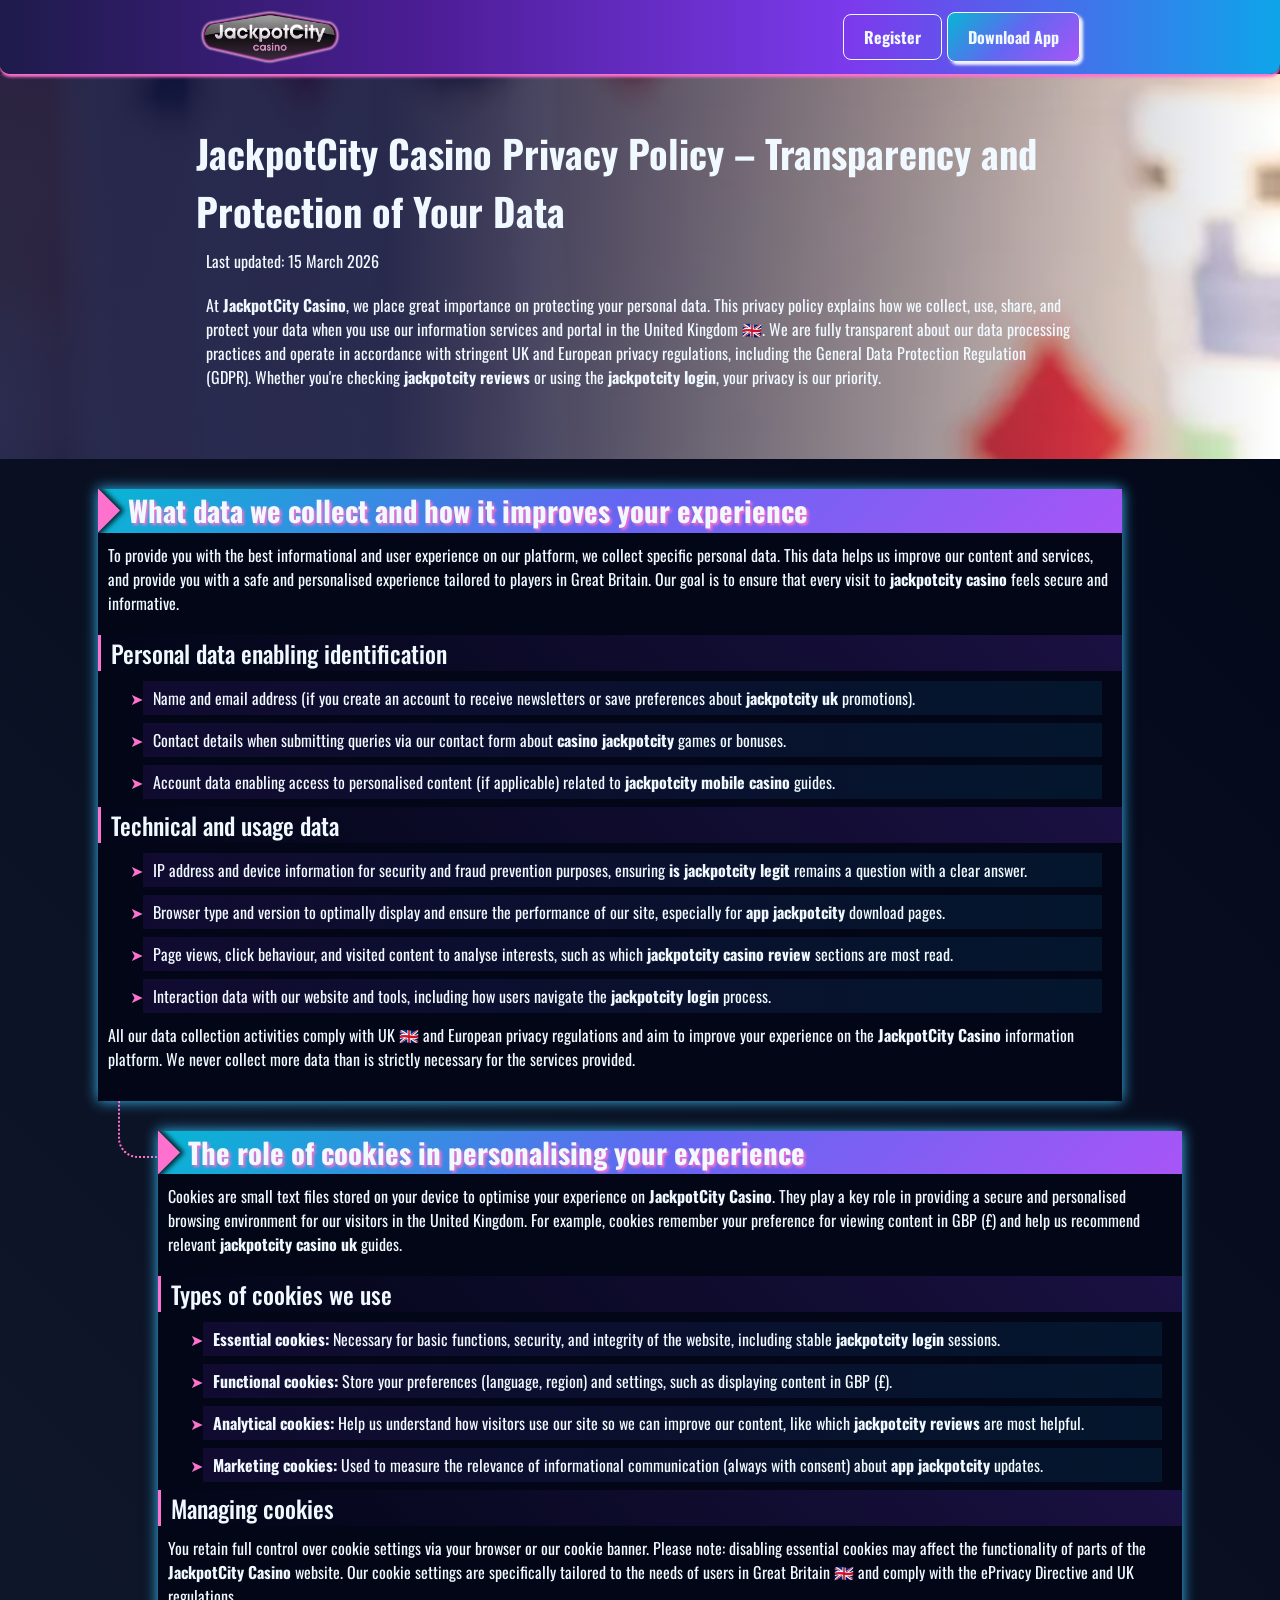
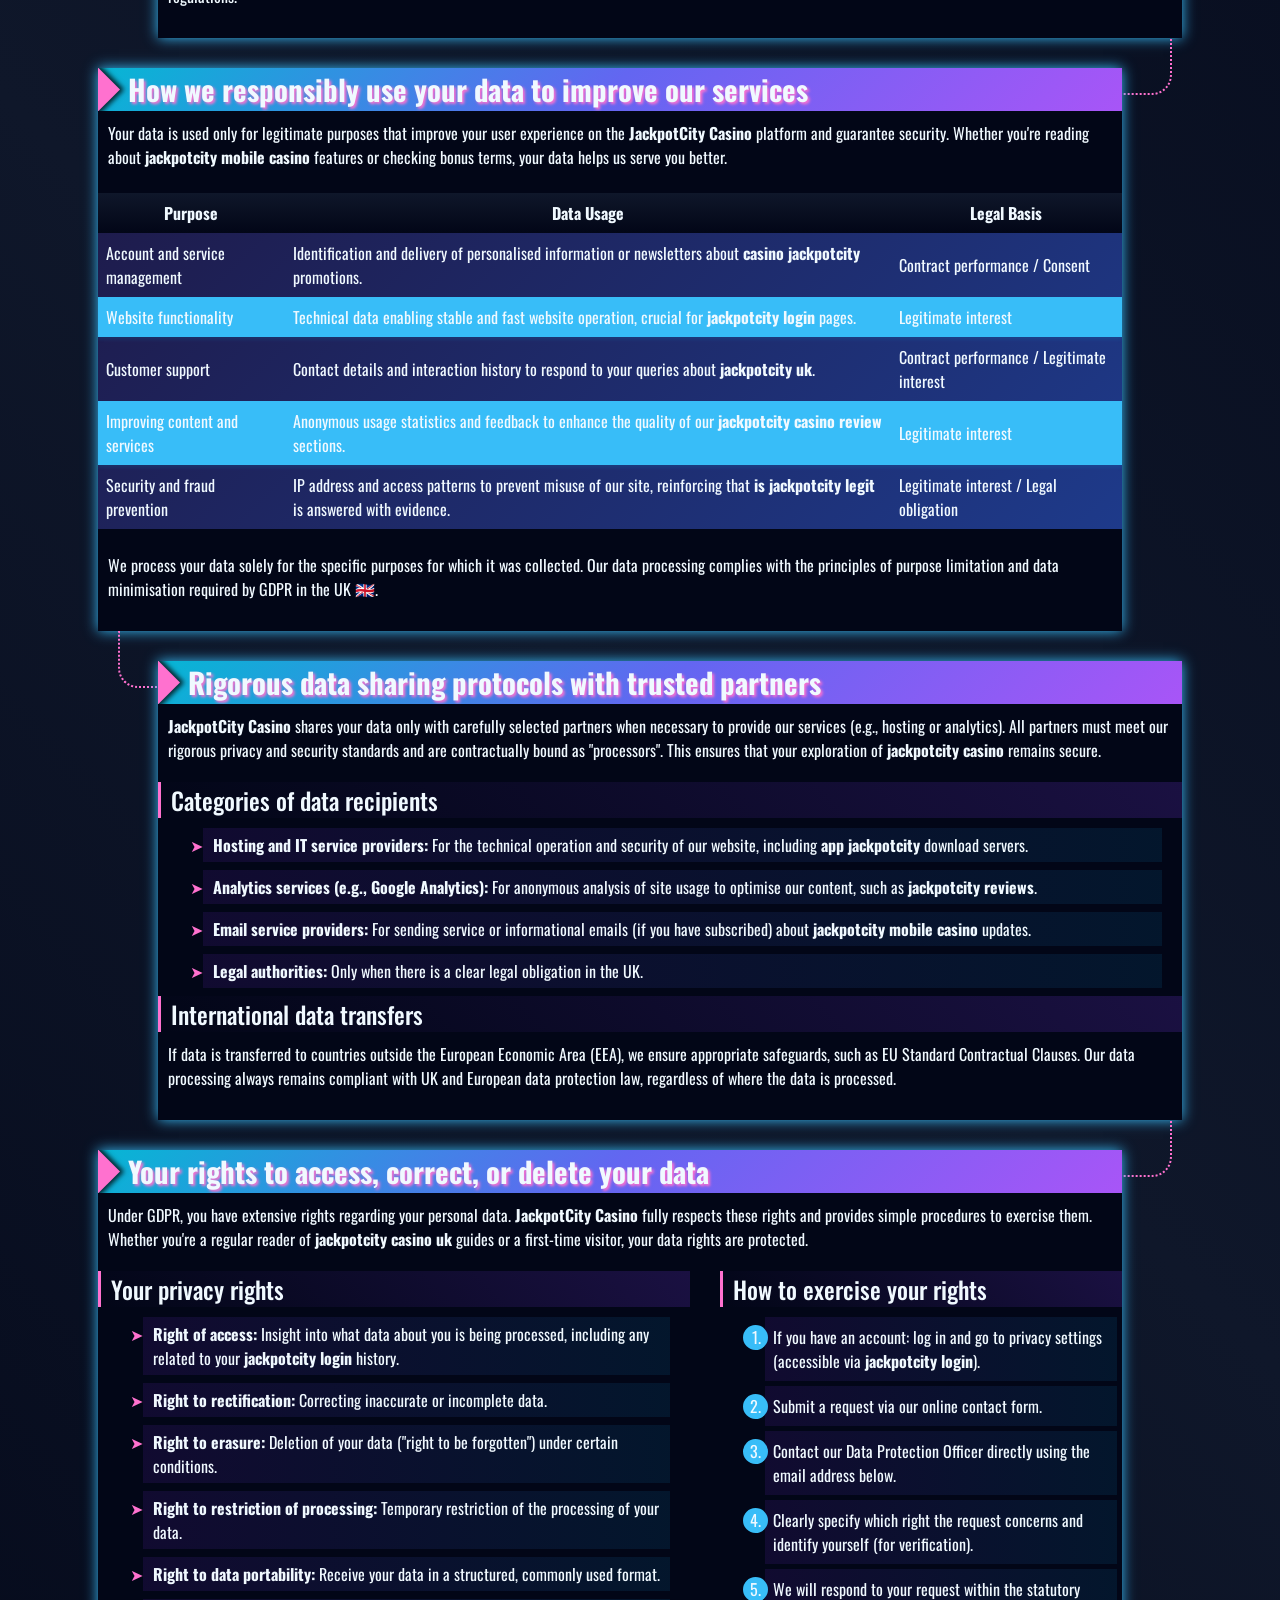
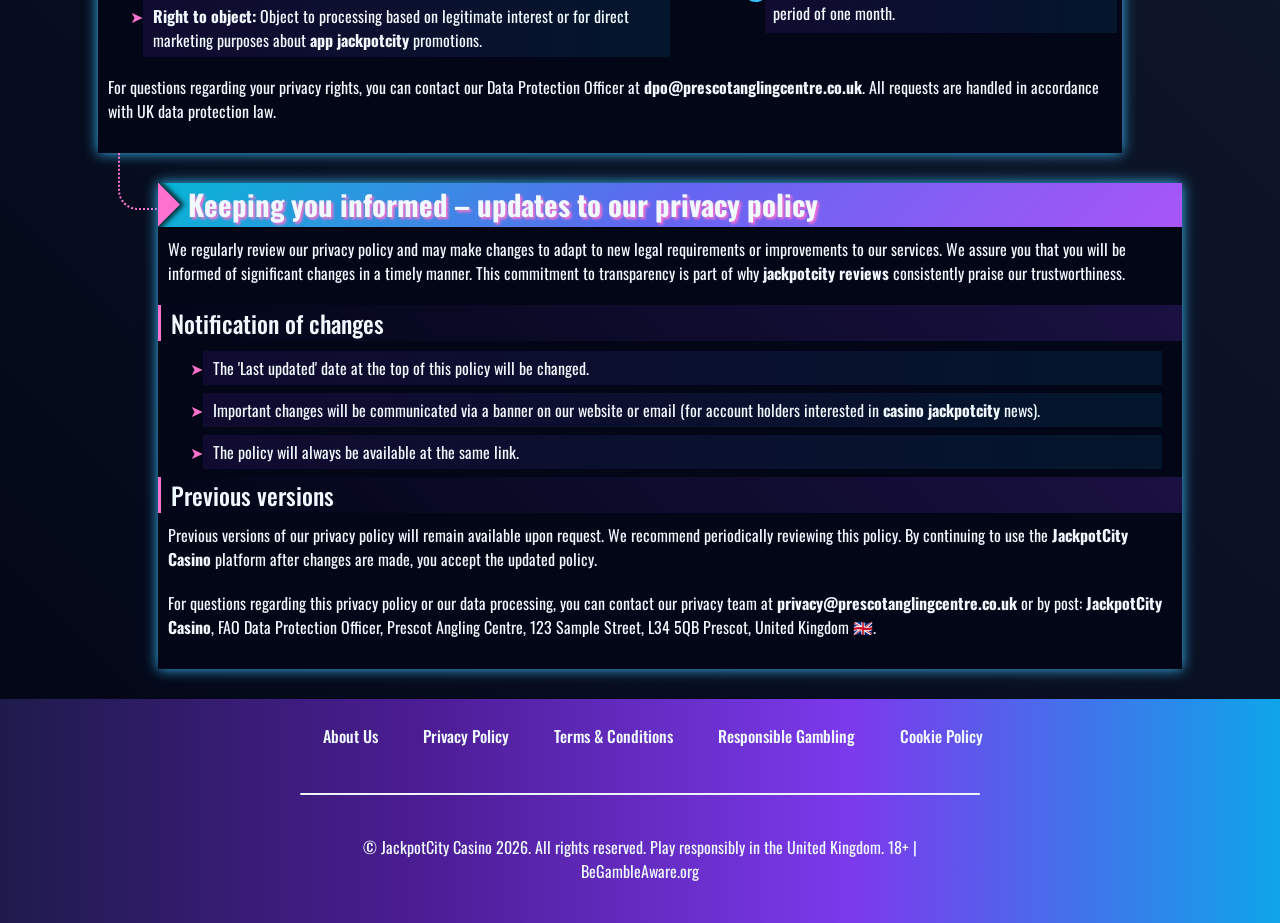
<file: privacy-policy/index.html>
<!DOCTYPE html>
<html lang="en">

<head>
    <meta charset="UTF-8">
    <meta name="viewport" content="width=device-width, initial-scale=1.0">
    <link rel="stylesheet" href="/style.css">
    <link rel="shortcut icon" href="/favicon.ico" type="image/x-icon">
    <title>JackpotCity Casino – Privacy Policy - Transparency and Protection of Your Data</title>
    <meta name="description"
        content="JackpotCity Casino guarantees full transparency in data processing. Learn how we safely collect, protect, and use your data for a safer and more personalised user experience for UK players.">
    <meta name="googlebot" content="index,follow,noarchive">

    <link rel="canonical" href="https://www.prescotanglingcentre.co.uk/privacy-policy/">

    <meta property="og:type" content="website" />
    <meta property="og:title"
        content="JackpotCity Casino – Privacy Policy - Transparency and Protection of Your Data" />
    <meta property="og:description"
        content="JackpotCity Casino guarantees full transparency in data processing for players in Great Britain." />
    <meta property="og:url" content="https://www.prescotanglingcentre.co.uk/privacy-policy/" />
    <meta property="og:site_name" content="JackpotCity Casino" />
    <meta property="og:locale" content="en_GB" />

    <script type="application/ld+json">
    {
        "@context": "https://schema.org",
        "@type": "WebPage",
        "name": "JackpotCity Casino Privacy Policy",
        "description": "JackpotCity Casino privacy policy - transparent data protection for users in the United Kingdom.",
        "url": "https://www.prescotanglingcentre.co.uk/privacy-policy/",
        "inLanguage": "en-GB"
    }
    </script>
</head>

<body>

    <header>
        <div class="logo">
            <a href="/"><img src="/img/logo.webp" alt="JackpotCity Casino logo" width="140" height="70"></a>
        </div>

        <div class="header-btn">
            <a href="/play/" rel="nofollow" class="h-violet-btn">Register</a>
            <a href="/play/" rel="nofollow" class="h-accent-btn">Download App</a>
        </div>
    </header>

    <main>
        <div class="promo">
            <div class="promo-l">
                <h1>JackpotCity Casino Privacy Policy – Transparency and Protection of Your Data</h1>
                <p class="txt">
                    Last updated: 15 March 2026
                </p>
                <p class="txt">
                    At <strong>JackpotCity Casino</strong>, we place great importance on protecting your personal data.
                    This privacy policy explains how we collect, use, share, and protect your data when you use our
                    information services and portal in the United Kingdom 🇬🇧. We are fully transparent about our data
                    processing practices and operate in accordance with stringent UK and European privacy regulations,
                    including the General Data Protection Regulation (GDPR). Whether you're checking <strong>jackpotcity
                        reviews</strong> or using the <strong>jackpotcity login</strong>, your privacy is our priority.
                </p>
            </div>
        </div>

        <div class="wrapper">
            <div class="container">
                <div class="container__header">
                    <h2>What data we collect and how it improves your experience</h2>
                </div>
                <p class="txt">
                    To provide you with the best informational and user experience on our platform, we collect specific
                    personal data. This data helps us improve our content and services, and provide you with a safe and
                    personalised experience tailored to players in Great Britain. Our goal is to ensure that every visit
                    to <strong>jackpotcity casino</strong> feels secure and informative.
                </p>

                <h3>Personal data enabling identification</h3>
                <ul>
                    <li>Name and email address (if you create an account to receive newsletters or save preferences
                        about <strong>jackpotcity uk</strong> promotions).</li>
                    <li>Contact details when submitting queries via our contact form about <strong>casino
                            jackpotcity</strong> games or bonuses.</li>
                    <li>Account data enabling access to personalised content (if applicable) related to
                        <strong>jackpotcity mobile casino</strong> guides.
                    </li>
                </ul>

                <h3>Technical and usage data</h3>
                <ul>
                    <li>IP address and device information for security and fraud prevention purposes, ensuring
                        <strong>is jackpotcity legit</strong> remains a question with a clear answer.
                    </li>
                    <li>Browser type and version to optimally display and ensure the performance of our site, especially
                        for <strong>app jackpotcity</strong> download pages.</li>
                    <li>Page views, click behaviour, and visited content to analyse interests, such as which
                        <strong>jackpotcity casino review</strong> sections are most read.
                    </li>
                    <li>Interaction data with our website and tools, including how users navigate the
                        <strong>jackpotcity login</strong> process.
                    </li>
                </ul>

                <p class="txt">
                    All our data collection activities comply with UK 🇬🇧 and European privacy regulations and aim to
                    improve your experience on the <strong>JackpotCity Casino</strong> information platform. We never
                    collect
                    more data than is strictly necessary for the services provided.
                </p>
            </div>

            <div class="container">
                <div class="container__header">
                    <h2>The role of cookies in personalising your experience</h2>
                </div>
                <p class="txt">
                    Cookies are small text files stored on your device to optimise your experience on
                    <strong>JackpotCity Casino</strong>. They play a key role in providing a secure and personalised
                    browsing
                    environment for our visitors in the United Kingdom. For example, cookies remember your preference
                    for viewing content in GBP (£) and help us recommend relevant <strong>jackpotcity casino uk</strong>
                    guides.
                </p>

                <h3>Types of cookies we use</h3>
                <ul>
                    <li><strong>Essential cookies:</strong> Necessary for basic functions, security, and integrity of
                        the website, including stable <strong>jackpotcity login</strong> sessions.</li>
                    <li><strong>Functional cookies:</strong> Store your preferences (language, region) and settings,
                        such as displaying content in GBP (£).</li>
                    <li><strong>Analytical cookies:</strong> Help us understand how visitors use our site so we can
                        improve our content, like which <strong>jackpotcity reviews</strong> are most helpful.</li>
                    <li><strong>Marketing cookies:</strong> Used to measure the relevance of informational communication
                        (always with consent) about <strong>app jackpotcity</strong> updates.</li>
                </ul>

                <h3>Managing cookies</h3>
                <p class="txt">
                    You retain full control over cookie settings via your browser or our cookie banner. Please note:
                    disabling essential cookies may affect the functionality of parts of the <strong>JackpotCity
                        Casino</strong> website. Our cookie settings are specifically tailored to the needs of users in
                    Great Britain 🇬🇧 and comply with the ePrivacy Directive and UK regulations.
                </p>
            </div>

            <div class="container">
                <div class="container__header">
                    <h2>How we responsibly use your data to improve our services</h2>
                </div>
                <p class="txt">
                    Your data is used only for legitimate purposes that improve your user experience on the
                    <strong>JackpotCity Casino</strong> platform and guarantee security. Whether you're reading about
                    <strong>jackpotcity mobile casino</strong> features or checking bonus terms, your data helps us
                    serve you better.
                </p>

                <div class="table-wrapper">
                    <table>
                        <thead>
                            <tr>
                                <th>Purpose</th>
                                <th>Data Usage</th>
                                <th>Legal Basis</th>
                            </tr>
                        </thead>
                        <tbody>
                            <tr>
                                <td>Account and service management</td>
                                <td>Identification and delivery of personalised information or newsletters about
                                    <strong>casino jackpotcity</strong> promotions.
                                </td>
                                <td>Contract performance / Consent</td>
                            </tr>
                            <tr>
                                <td>Website functionality</td>
                                <td>Technical data enabling stable and fast website operation, crucial for
                                    <strong>jackpotcity login</strong> pages.
                                </td>
                                <td>Legitimate interest</td>
                            </tr>
                            <tr>
                                <td>Customer support</td>
                                <td>Contact details and interaction history to respond to your queries about
                                    <strong>jackpotcity uk</strong>.
                                </td>
                                <td>Contract performance / Legitimate interest</td>
                            </tr>
                            <tr>
                                <td>Improving content and services</td>
                                <td>Anonymous usage statistics and feedback to enhance the quality of our
                                    <strong>jackpotcity casino review</strong> sections.
                                </td>
                                <td>Legitimate interest</td>
                            </tr>
                            <tr>
                                <td>Security and fraud prevention</td>
                                <td>IP address and access patterns to prevent misuse of our site, reinforcing that
                                    <strong>is jackpotcity legit</strong> is answered with evidence.
                                </td>
                                <td>Legitimate interest / Legal obligation</td>
                            </tr>
                        </tbody>
                    </table>
                </div>

                <p class="txt">
                    We process your data solely for the specific purposes for which it was collected. Our data
                    processing complies with the principles of purpose limitation and data minimisation required by GDPR
                    in the UK 🇬🇧.
                </p>
            </div>

            <div class="container">
                <div class="container__header">
                    <h2>Rigorous data sharing protocols with trusted partners</h2>
                </div>
                <p class="txt">
                    <strong>JackpotCity Casino</strong> shares your data only with carefully selected partners when
                    necessary
                    to provide our services (e.g., hosting or analytics). All partners must meet our rigorous privacy
                    and security standards and are contractually bound as "processors". This ensures that your
                    exploration of <strong>jackpotcity casino</strong> remains secure.
                </p>

                <h3>Categories of data recipients</h3>
                <ul>
                    <li><strong>Hosting and IT service providers:</strong> For the technical operation and security of
                        our website, including <strong>app jackpotcity</strong> download servers.</li>
                    <li><strong>Analytics services (e.g., Google Analytics):</strong> For anonymous analysis of site
                        usage to optimise our content, such as <strong>jackpotcity reviews</strong>.</li>
                    <li><strong>Email service providers:</strong> For sending service or informational emails (if you
                        have subscribed) about <strong>jackpotcity mobile casino</strong> updates.</li>
                    <li><strong>Legal authorities:</strong> Only when there is a clear legal obligation in the UK.</li>
                </ul>

                <h3>International data transfers</h3>
                <p class="txt">
                    If data is transferred to countries outside the European Economic Area (EEA), we ensure appropriate
                    safeguards, such as EU Standard Contractual Clauses. Our data processing always remains compliant
                    with UK and European data protection law, regardless of where the data is processed.
                </p>
            </div>

            <div class="container">
                <div class="container__header">
                    <h2>Your rights to access, correct, or delete your data</h2>
                </div>
                <p class="txt">
                    Under GDPR, you have extensive rights regarding your personal data.
                    <strong>JackpotCity Casino</strong> fully respects these rights and provides simple procedures to
                    exercise
                    them. Whether you're a regular reader of <strong>jackpotcity casino uk</strong> guides or a
                    first-time visitor, your data rights are protected.
                </p>

                <div class="comparison-list">
                    <div>
                        <h3>Your privacy rights</h3>
                        <ul>
                            <li><strong>Right of access:</strong> Insight into what data about you is being processed,
                                including any related to your <strong>jackpotcity login</strong> history.</li>
                            <li><strong>Right to rectification:</strong> Correcting inaccurate or incomplete data.</li>
                            <li><strong>Right to erasure:</strong> Deletion of your data ("right to be forgotten") under
                                certain conditions.</li>
                            <li><strong>Right to restriction of processing:</strong> Temporary restriction of the
                                processing of your data.</li>
                            <li><strong>Right to data portability:</strong> Receive your data in a structured, commonly
                                used format.</li>
                            <li><strong>Right to object:</strong> Object to processing based on legitimate interest or
                                for direct marketing purposes about <strong>app jackpotcity</strong> promotions.</li>
                        </ul>
                    </div>

                    <div>
                        <h3>How to exercise your rights</h3>
                        <ol>
                            <li>If you have an account: log in and go to privacy settings (accessible via
                                <strong>jackpotcity login</strong>).
                            </li>
                            <li>Submit a request via our online <a href="/contact/">contact form</a>.</li>
                            <li>Contact our Data Protection Officer directly using the email address below.</li>
                            <li>Clearly specify which right the request concerns and identify yourself (for
                                verification).</li>
                            <li>We will respond to your request within the statutory period of one month.</li>
                        </ol>
                    </div>
                </div>

                <p class="txt">
                    For questions regarding your privacy rights, you can contact our Data Protection Officer at
                    <strong>dpo@prescotanglingcentre.co.uk</strong>. All requests are handled in accordance with UK
                    data protection law.
                </p>
            </div>

            <div class="container">
                <div class="container__header">
                    <h2>Keeping you informed – updates to our privacy policy</h2>
                </div>
                <p class="txt">
                    We regularly review our privacy policy and may make changes to adapt to new legal requirements or
                    improvements to our services. We assure you that you will be informed of significant changes in a
                    timely manner. This commitment to transparency is part of why <strong>jackpotcity reviews</strong>
                    consistently praise our trustworthiness.
                </p>

                <h3>Notification of changes</h3>
                <ul>
                    <li>The 'Last updated' date at the top of this policy will be changed.</li>
                    <li>Important changes will be communicated via a banner on our website or email (for account holders
                        interested in <strong>casino jackpotcity</strong> news).</li>
                    <li>The policy will always be available at the same link.</li>
                </ul>

                <h3>Previous versions</h3>
                <p class="txt">
                    Previous versions of our privacy policy will remain available upon request. We recommend
                    periodically reviewing this policy. By continuing to use the <strong>JackpotCity Casino</strong>
                    platform
                    after changes are made, you accept the updated policy.
                </p>

                <p class="txt">
                    For questions regarding this privacy policy or our data processing, you can contact our privacy team
                    at <strong>privacy@prescotanglingcentre.co.uk</strong> or by post: <strong>JackpotCity
                        Casino</strong>, FAO Data Protection Officer,
                    Prescot Angling Centre, 123 Sample Street, L34 5QB Prescot, United Kingdom 🇬🇧.
                </p>
            </div>
        </div>
    </main>

    <footer>
        <ul class="f-nav">
            <li>
                <a href="/about-us/">About Us</a>
            </li>
            <li>
                <a href="/privacy-policy/">Privacy Policy</a>
            </li>
            <li>
                <a href="/terms-and-conditions/">Terms & Conditions</a>
            </li>
            <li>
                <a href="/responsible-gambling/">Responsible Gambling</a>
            </li>
            <li>
                <a href="/cookie-policy/">Cookie Policy</a>
            </li>
        </ul>

        <hr>

        <p class="txt">
            © JackpotCity Casino 2026. All rights reserved. Play responsibly in the United Kingdom. 18+ |
            BeGambleAware.org
        </p>
    </footer>
</body>

</html>
</file>
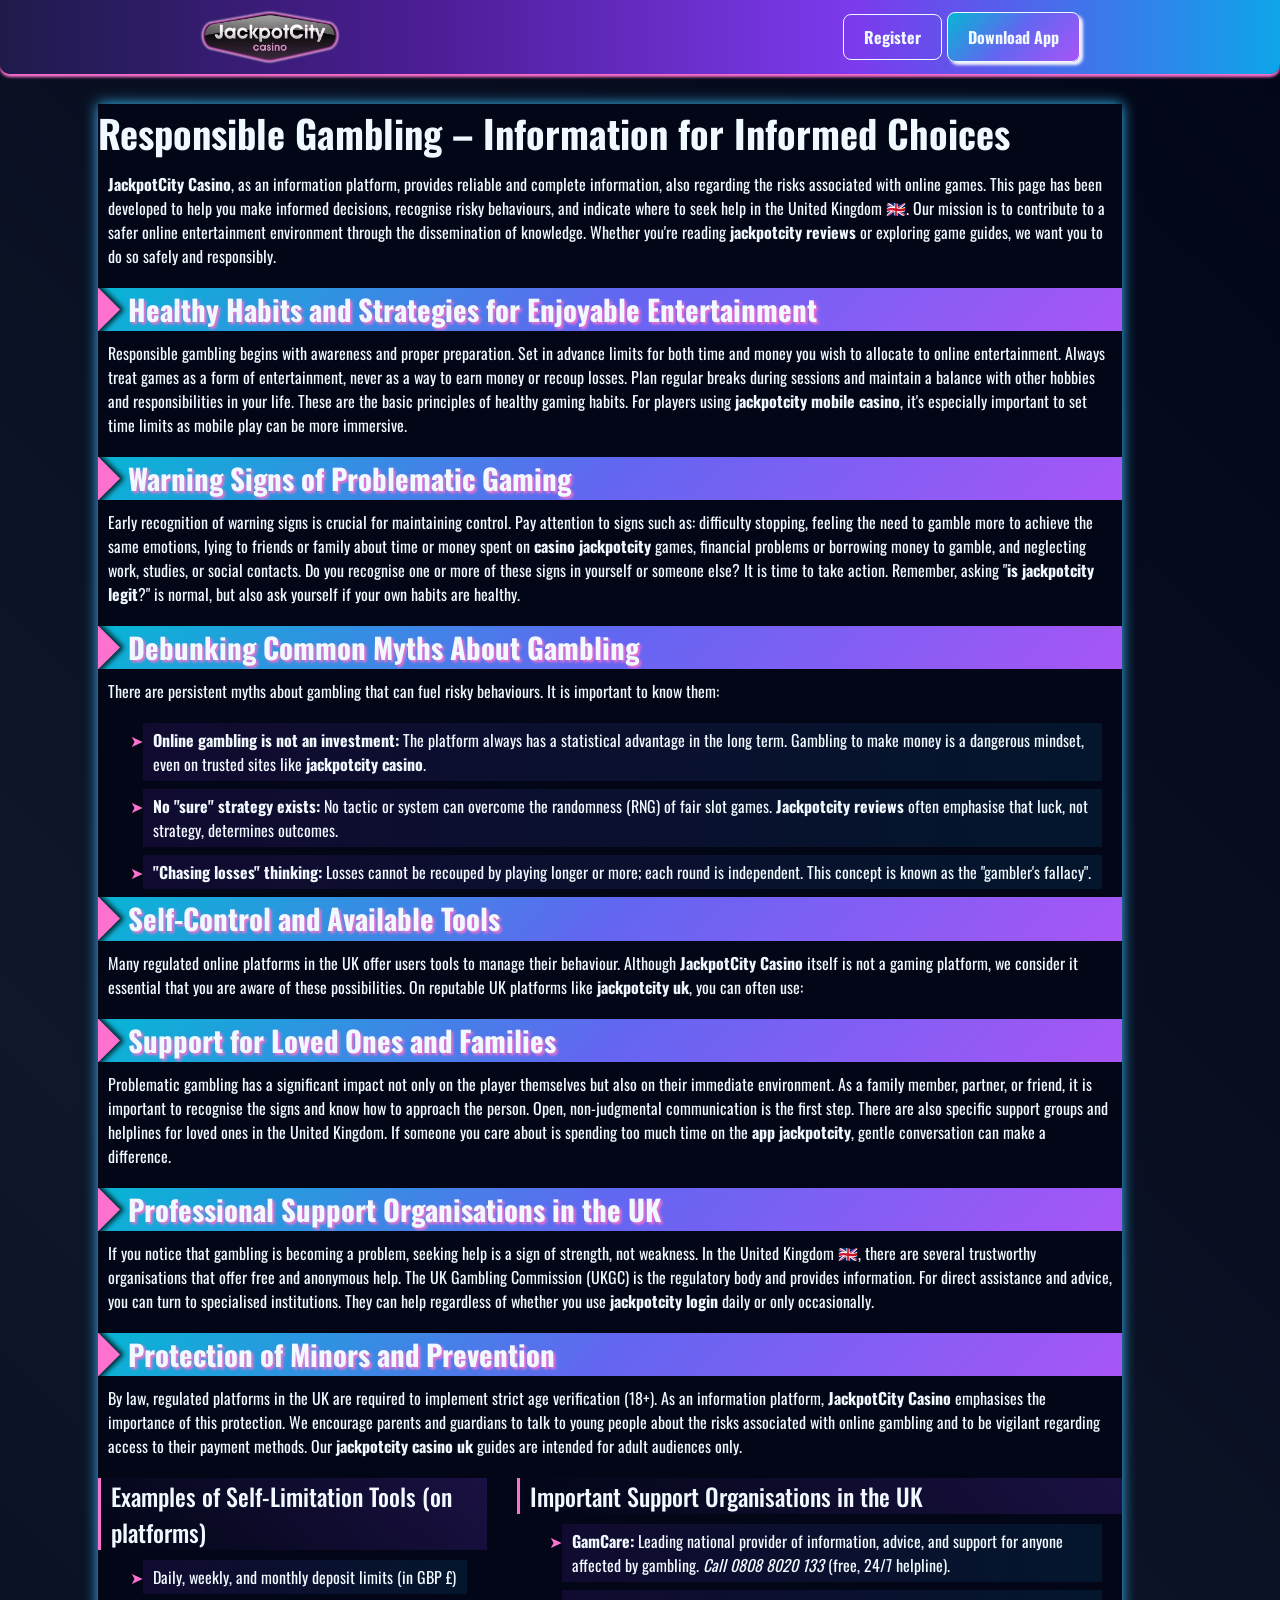
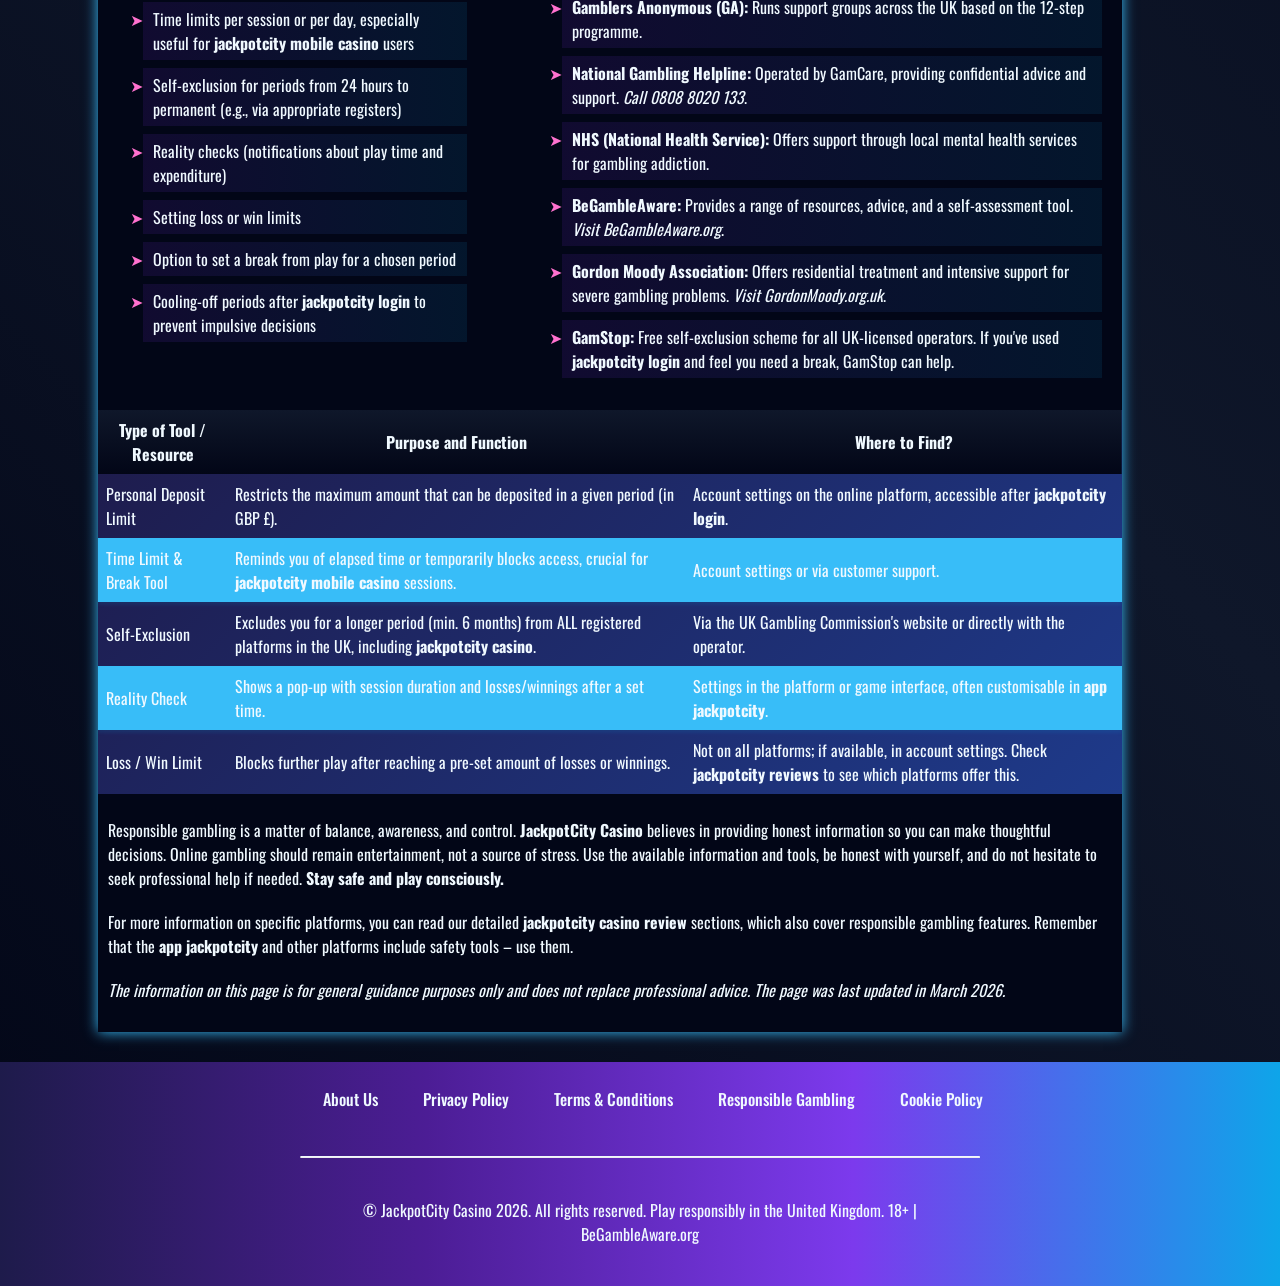
<file: responsible-gambling/index.html>
<!DOCTYPE html>
<html lang="en">

<head>
    <meta charset="UTF-8">
    <meta name="viewport" content="width=device-width, initial-scale=1.0">
    <link rel="stylesheet" href="/style.css">
    <link rel="shortcut icon" href="/favicon.ico" type="image/x-icon">
    <title>Responsible Gambling – Information and Support via JackpotCity Casino</title>
    <meta name="description"
        content="JackpotCity Casino provides information on responsible gambling. Learn to recognise risky behaviours, find self-control tools, and discover professional support organisations for safe and conscious enjoyment of online entertainment in the UK.">
    <meta name="googlebot" content="index,follow,noarchive">

    <link rel="canonical" href="https://www.prescotanglingcentre.co.uk/responsible-gambling/">

    <meta property="og:type" content="website" />
    <meta property="og:title" content="Responsible Gambling – Information and Support via JackpotCity Casino" />
    <meta property="og:description"
        content="JackpotCity Casino provides information on responsible gambling. Learn to recognise risky behaviours and find effective self-control tools for players in Great Britain." />
    <meta property="og:url" content="https://www.prescotanglingcentre.co.uk/responsible-gambling/" />
    <meta property="og:site_name" content="JackpotCity Casino" />
    <meta property="og:locale" content="en_GB" />

    <meta name="twitter:card" content="summary" />
    <meta name="twitter:title" content="Responsible Gambling – Information from JackpotCity Casino" />
    <meta name="twitter:description"
        content="Strategies and tools for healthy and conscious enjoyment of online entertainment, developed by JackpotCity Casino for UK players." />
</head>

<body>

    <header>
        <div class="logo">
            <a href="/"><img src="/img/logo.webp" alt="JackpotCity Casino logo" width="140" height="70"></a>
        </div>

        <div class="header-btn">
            <a href="/play/" rel="nofollow" class="h-violet-btn">Register</a>
            <a href="/play/" rel="nofollow" class="h-accent-btn">Download App</a>
        </div>
    </header>

    <main>
        <div class="wrapper">
            <div class="container">
                <h1>Responsible Gambling – Information for Informed Choices</h1>
                <p class="txt">
                    <strong>JackpotCity Casino</strong>, as an information platform, provides reliable and complete
                    information, also regarding
                    the risks associated with online games. This page has been developed to help you make informed
                    decisions, recognise risky behaviours, and indicate where to seek help in the United Kingdom 🇬🇧.
                    Our mission is to contribute to a safer online entertainment environment through the dissemination
                    of knowledge. Whether you're reading <strong>jackpotcity reviews</strong> or exploring game guides,
                    we want you to do so safely and responsibly.
                </p>

                <div class="container__header">
                    <h2>Healthy Habits and Strategies for Enjoyable Entertainment</h2>
                </div>
                <p class="txt">
                    Responsible gambling begins with awareness and proper preparation. Set in advance limits for both
                    time and money you wish to allocate to online entertainment. Always treat games as a form of
                    entertainment, never as a way to earn money or recoup losses. Plan regular breaks during sessions
                    and maintain a balance with other hobbies and responsibilities in your life. These are the basic
                    principles of healthy gaming habits. For players using <strong>jackpotcity mobile casino</strong>,
                    it's especially important to set time limits as mobile play can be more immersive.
                </p>

                <div class="container__header">
                    <h2>Warning Signs of Problematic Gaming</h2>
                </div>
                <p class="txt">
                    Early recognition of warning signs is crucial for maintaining control. Pay attention to signs such
                    as: difficulty stopping, feeling the need to gamble more to achieve the same emotions, lying to
                    friends or family about time or money spent on <strong>casino jackpotcity</strong> games, financial
                    problems or borrowing money to
                    gamble, and neglecting work, studies, or social contacts. Do you recognise one or more of these
                    signs in yourself or someone else? It is time to take action. Remember, asking "<strong>is
                        jackpotcity legit</strong>?" is normal, but also ask yourself if your own habits are healthy.
                </p>

                <div class="container__header">
                    <h2>Debunking Common Myths About Gambling</h2>
                </div>
                <p class="txt">
                    There are persistent myths about gambling that can fuel risky behaviours. It is important to know
                    them:
                <ul>
                    <li><strong>Online gambling is not an investment:</strong> The platform always has a statistical
                        advantage in the long term. Gambling to make money is a dangerous mindset, even on trusted sites
                        like <strong>jackpotcity casino</strong>.</li>
                    <li><strong>No "sure" strategy exists:</strong> No tactic or system can overcome the randomness
                        (RNG) of fair slot games. <strong>Jackpotcity reviews</strong> often emphasise that luck, not
                        strategy, determines outcomes.</li>
                    <li><strong>"Chasing losses" thinking:</strong> Losses cannot be recouped by playing longer or more;
                        each round is independent. This concept is known as the "gambler's fallacy".</li>
                </ul>
                </p>

                <div class="container__header">
                    <h2>Self-Control and Available Tools</h2>
                </div>
                <p class="txt">
                    Many regulated online platforms in the UK offer users tools to manage their behaviour. Although
                    <strong>JackpotCity Casino</strong> itself is not a gaming platform, we consider it essential that
                    you are
                    aware of these possibilities. On reputable UK platforms like <strong>jackpotcity uk</strong>, you
                    can often use:
                </p>

                <div class="container__header">
                    <h2>Support for Loved Ones and Families</h2>
                </div>
                <p class="txt">
                    Problematic gambling has a significant impact not only on the player themselves but also on their
                    immediate environment. As a family member, partner, or friend, it is important to recognise the
                    signs and know how to approach the person. Open, non-judgmental communication is the first step.
                    There are also specific support groups and helplines for loved ones in the United Kingdom. If
                    someone you care about is spending too much time on the <strong>app jackpotcity</strong>, gentle
                    conversation can make a difference.
                </p>

                <div class="container__header">
                    <h2>Professional Support Organisations in the UK</h2>
                </div>
                <p class="txt">
                    If you notice that gambling is becoming a problem, seeking help is a sign of strength, not weakness.
                    In the United Kingdom 🇬🇧, there are several trustworthy organisations that offer free and
                    anonymous help. The UK Gambling Commission (UKGC) is the regulatory body and provides information.
                    For direct assistance and advice, you can turn to specialised institutions. They can help regardless
                    of whether you use <strong>jackpotcity login</strong> daily or only occasionally.
                </p>

                <div class="container__header">
                    <h2>Protection of Minors and Prevention</h2>
                </div>
                <p class="txt">
                    By law, regulated platforms in the UK are required to implement strict age verification (18+). As an
                    information platform, <strong>JackpotCity Casino</strong> emphasises the importance of this
                    protection. We
                    encourage parents and guardians to talk to young people about the risks associated with online
                    gambling and to be vigilant regarding access to their payment methods. Our <strong>jackpotcity
                        casino uk</strong> guides are intended for adult audiences only.
                </p>

                <div class="comparison-list">
                    <div>
                        <h3>Examples of Self-Limitation Tools (on platforms)</h3>
                        <ul>
                            <li>Daily, weekly, and monthly deposit limits (in GBP £)</li>
                            <li>Time limits per session or per day, especially useful for <strong>jackpotcity mobile
                                    casino</strong> users</li>
                            <li>Self-exclusion for periods from 24 hours to permanent (e.g., via appropriate registers)
                            </li>
                            <li>Reality checks (notifications about play time and expenditure)</li>
                            <li>Setting loss or win limits</li>
                            <li>Option to set a break from play for a chosen period</li>
                            <li>Cooling-off periods after <strong>jackpotcity login</strong> to prevent impulsive
                                decisions</li>
                        </ul>
                    </div>

                    <div>
                        <h3>Important Support Organisations in the UK</h3>
                        <ul>
                            <li><strong>GamCare:</strong> Leading national provider of information, advice, and support
                                for anyone affected by gambling.
                                <em>Call 0808 8020 133</em> (free, 24/7 helpline).
                            </li>
                            <li><strong>Gamblers Anonymous (GA):</strong> Runs support groups across the UK based on the
                                12-step programme.</li>
                            <li><strong>National Gambling Helpline:</strong> Operated by GamCare, providing confidential
                                advice and support.
                                <em>Call 0808 8020 133</em>.
                            </li>
                            <li><strong>NHS (National Health Service):</strong> Offers support through local mental
                                health services for gambling addiction.</li>
                            <li><strong>BeGambleAware:</strong> Provides a range of resources, advice, and a
                                self-assessment tool.
                                <em>Visit BeGambleAware.org</em>.
                            </li>
                            <li><strong>Gordon Moody Association:</strong> Offers residential treatment and intensive
                                support for severe gambling problems.
                                <em>Visit GordonMoody.org.uk</em>.
                            </li>
                            <li><strong>GamStop:</strong> Free self-exclusion scheme for all UK-licensed operators. If
                                you've used <strong>jackpotcity login</strong> and feel you need a break, GamStop can
                                help.</li>
                        </ul>
                    </div>
                </div>

                <div class="table-wrapper">
                    <table>
                        <thead>
                            <tr>
                                <th>Type of Tool / Resource</th>
                                <th>Purpose and Function</th>
                                <th>Where to Find?</th>
                            </tr>
                        </thead>
                        <tbody>
                            <tr>
                                <td>Personal Deposit Limit</td>
                                <td>Restricts the maximum amount that can be deposited in a given period (in GBP £).
                                </td>
                                <td>Account settings on the online platform, accessible after <strong>jackpotcity
                                        login</strong>.</td>
                            </tr>
                            <tr>
                                <td>Time Limit & Break Tool</td>
                                <td>Reminds you of elapsed time or temporarily blocks access, crucial for
                                    <strong>jackpotcity mobile casino</strong> sessions.
                                </td>
                                <td>Account settings or via customer support.</td>
                            </tr>
                            <tr>
                                <td>Self-Exclusion</td>
                                <td>Excludes you for a longer period (min. 6 months) from ALL registered platforms in
                                    the UK, including <strong>jackpotcity casino</strong>.</td>
                                <td>Via the UK Gambling Commission's website or directly with the operator.</td>
                            </tr>
                            <tr>
                                <td>Reality Check</td>
                                <td>Shows a pop-up with session duration and losses/winnings after a set time.</td>
                                <td>Settings in the platform or game interface, often customisable in <strong>app
                                        jackpotcity</strong>.</td>
                            </tr>
                            <tr>
                                <td>Loss / Win Limit</td>
                                <td>Blocks further play after reaching a pre-set amount of losses or winnings.</td>
                                <td>Not on all platforms; if available, in account settings. Check <strong>jackpotcity
                                        reviews</strong> to see which platforms offer this.</td>
                            </tr>
                        </tbody>
                    </table>
                </div>

                <p class="txt">
                    Responsible gambling is a matter of balance, awareness, and control. <strong>JackpotCity
                        Casino</strong> believes in
                    providing honest information so you can make thoughtful decisions. Online gambling should remain
                    entertainment, not a source of stress. Use the available information and tools, be honest with
                    yourself, and do not hesitate to seek professional help if needed.
                    <strong>Stay safe and play consciously.</strong>
                </p>
                <p class="txt">
                    For more information on specific platforms, you can read our detailed <strong>jackpotcity casino
                        review</strong> sections, which also cover responsible gambling features. Remember that the
                    <strong>app jackpotcity</strong> and other platforms include safety tools – use them.
                </p>
                <p class="txt"><em>The information on this page is for general guidance purposes only and does not
                        replace professional advice. The page was last updated in March 2026.</em></p>
            </div>
        </div>
    </main>

    <footer>
        <ul class="f-nav">
            <li>
                <a href="/about-us/">About Us</a>
            </li>
            <li>
                <a href="/privacy-policy/">Privacy Policy</a>
            </li>
            <li>
                <a href="/terms-and-conditions/">Terms & Conditions</a>
            </li>
            <li>
                <a href="/responsible-gambling/">Responsible Gambling</a>
            </li>
            <li>
                <a href="/cookie-policy/">Cookie Policy</a>
            </li>
        </ul>

        <hr>

        <p class="txt">
            © JackpotCity Casino 2026. All rights reserved. Play responsibly in the United Kingdom. 18+ |
            BeGambleAware.org
        </p>
    </footer>
</body>

</html>
</file>
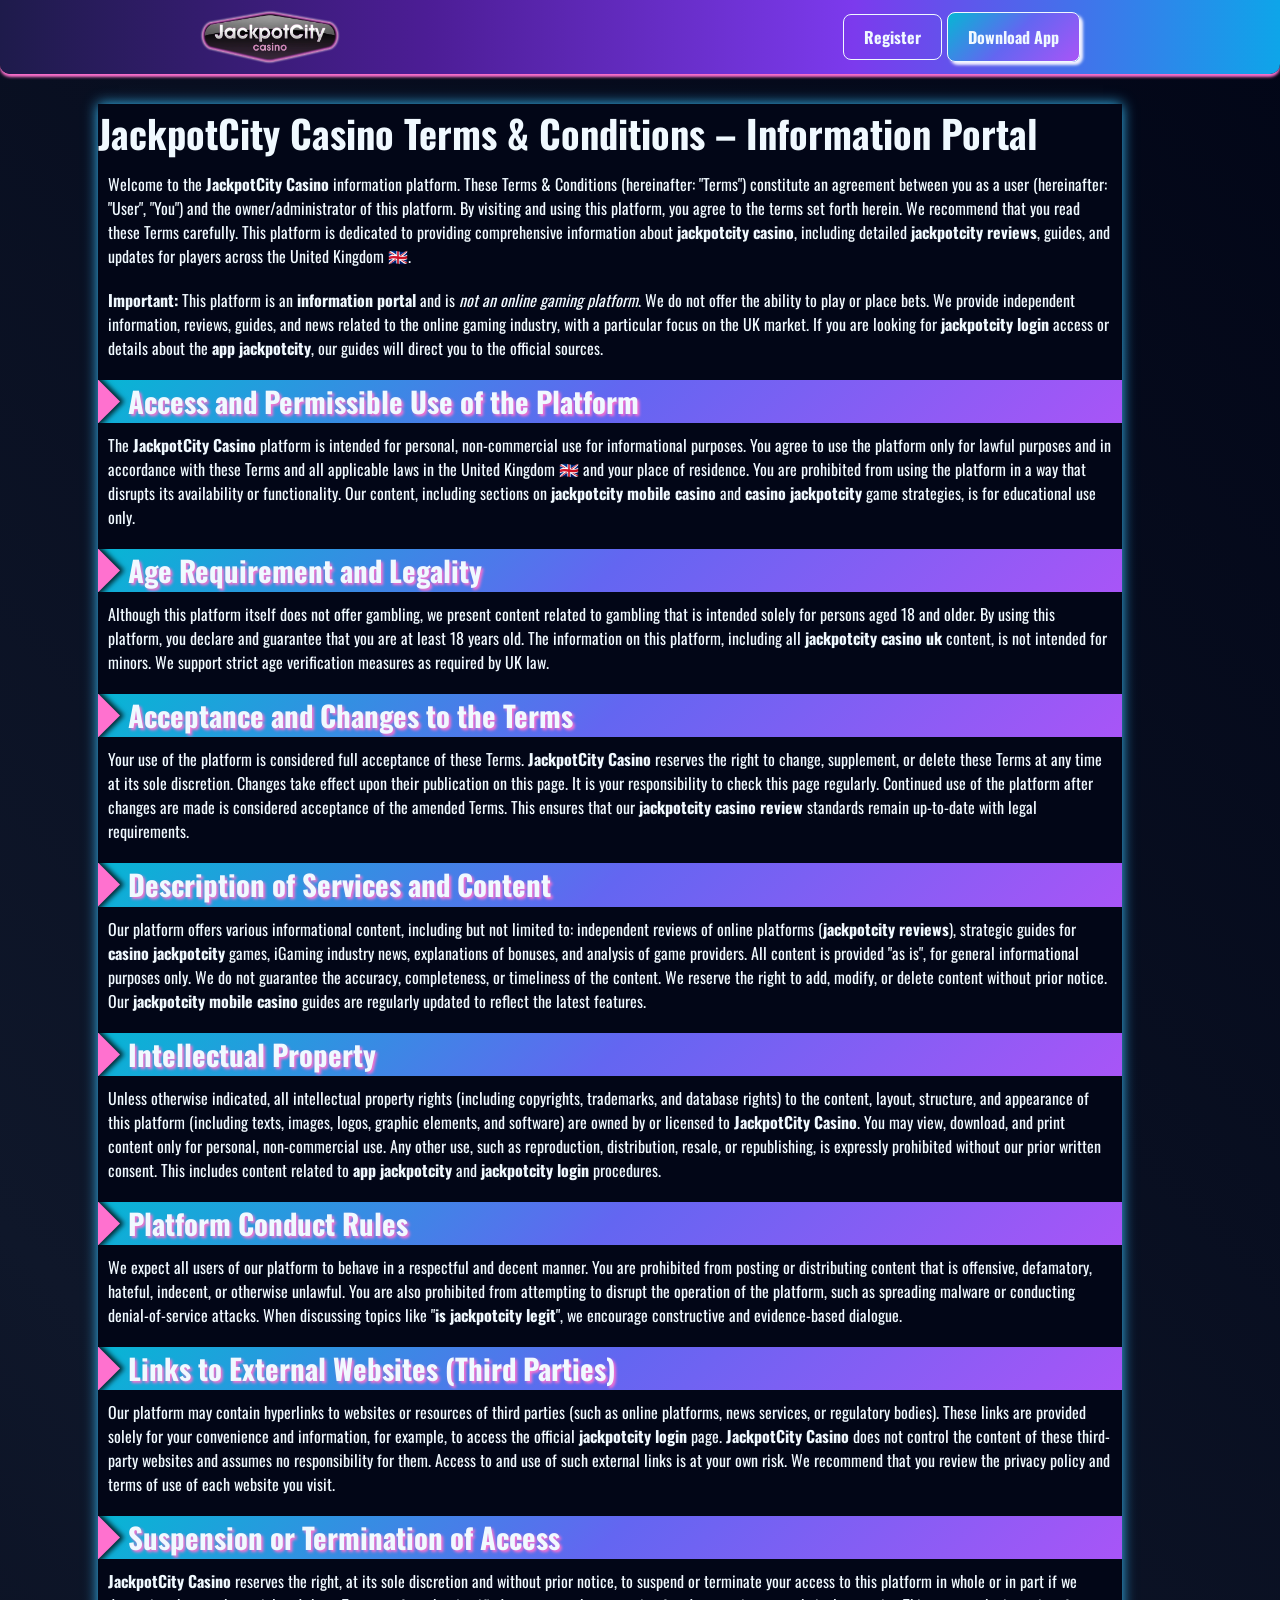
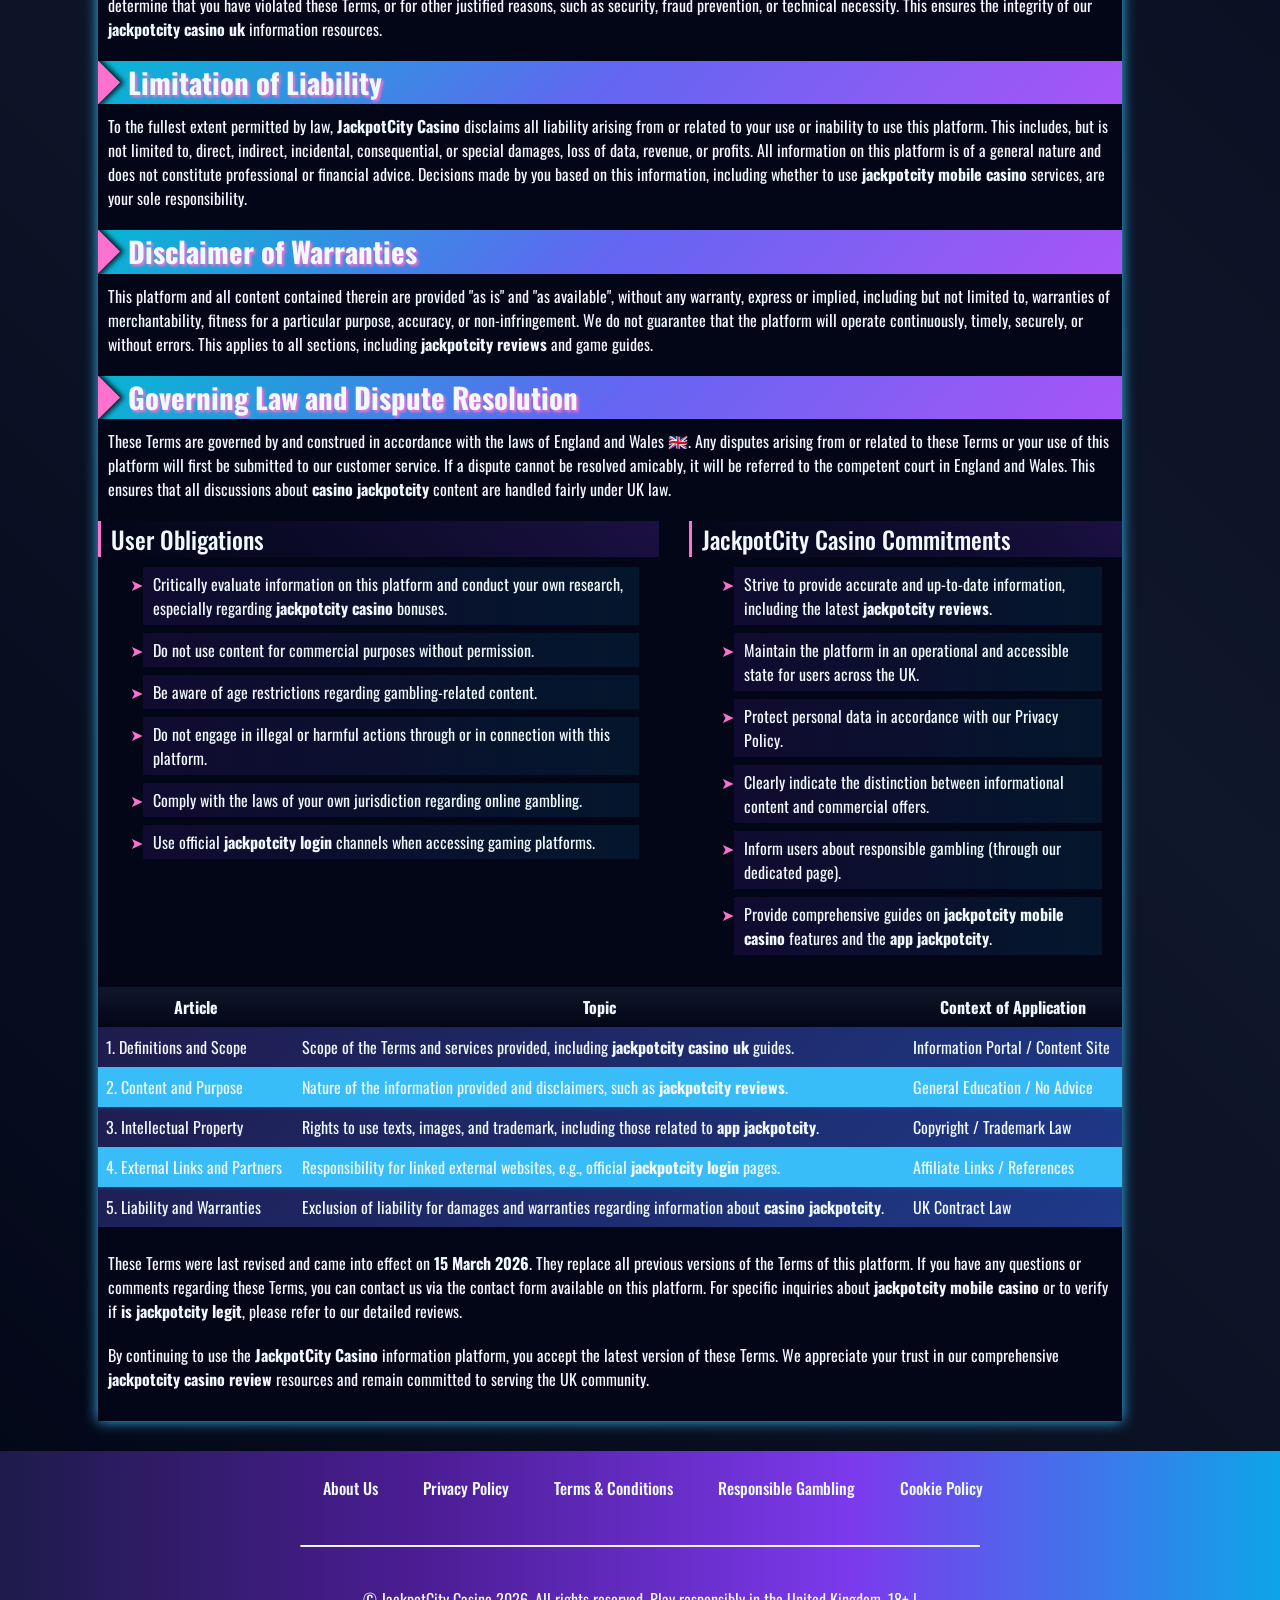
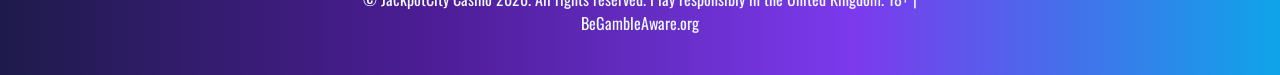
<file: terms-and-conditions/index.html>
<!DOCTYPE html>
<html lang="en">

<head>
    <meta charset="UTF-8">
    <meta name="viewport" content="width=device-width, initial-scale=1.0">
    <link rel="stylesheet" href="/style.css">
    <link rel="shortcut icon" href="/favicon.ico" type="image/x-icon">
    <title>Terms & Conditions – JackpotCity Casino Information Platform</title>
    <meta name="description"
        content="By using the JackpotCity Casino platform, you accept these Terms & Conditions, which define our services, describe your rights, and promote responsible use of our information for UK players.">
    <meta name="googlebot" content="index,follow,noarchive">

    <link rel="canonical" href="https://www.prescotanglingcentre.co.uk/terms-and-conditions/">

    <meta property="og:type" content="website" />
    <meta property="og:title" content="Terms & Conditions – JackpotCity Casino Information Platform" />
    <meta property="og:description"
        content="Review the Terms & Conditions of the JackpotCity Casino information platform for a clear understanding of the scope of services provided for users in Great Britain." />
    <meta property="og:url" content="https://www.prescotanglingcentre.co.uk/terms-and-conditions/" />
    <meta property="og:site_name" content="JackpotCity Casino" />
    <meta property="og:locale" content="en_GB" />

    <meta name="twitter:card" content="summary" />
    <meta name="twitter:title" content="Terms & Conditions - JackpotCity Casino" />
    <meta name="twitter:description"
        content="Official terms of use for the JackpotCity Casino information portal, serving players across the United Kingdom." />
</head>

<body>

    <header>
        <div class="logo">
            <a href="/"><img src="/img/logo.webp" alt="JackpotCity Casino logo" width="140" height="70"></a>
        </div>

        <div class="header-btn">
            <a href="/play/" rel="nofollow" class="h-violet-btn">Register</a>
            <a href="/play/" rel="nofollow" class="h-accent-btn">Download App</a>
        </div>
    </header>

    <main>
        <div class="wrapper">
            <div class="container">
                <h1>JackpotCity Casino Terms & Conditions – Information Portal</h1>
                <p class="txt">
                    Welcome to the <strong>JackpotCity Casino</strong> information platform. These Terms & Conditions
                    (hereinafter: "Terms") constitute an agreement between you as a user (hereinafter: "User", "You")
                    and the owner/administrator of this platform. By visiting and using this platform, you agree to the
                    terms set forth herein. We recommend that you read these Terms carefully. This platform is dedicated
                    to providing comprehensive information about <strong>jackpotcity casino</strong>, including detailed
                    <strong>jackpotcity reviews</strong>, guides, and updates for players across the United Kingdom
                    🇬🇧.
                </p>
                <p class="txt">
                    <strong>Important:</strong> This platform is an <strong>information portal</strong> and is <em>not
                        an online gaming platform</em>. We do not offer the ability to play or place bets. We provide
                    independent information, reviews, guides, and news related to the online gaming industry, with a
                    particular focus on the UK market. If you are looking for <strong>jackpotcity login</strong> access
                    or details about the <strong>app jackpotcity</strong>, our guides will direct you to the official
                    sources.
                </p>

                <div class="container__header">
                    <h2>Access and Permissible Use of the Platform</h2>
                </div>
                <p class="txt">
                    The <strong>JackpotCity Casino</strong> platform is intended for personal, non-commercial use for
                    informational purposes. You agree to use the platform only for lawful purposes and in accordance
                    with these Terms and all applicable laws in the United Kingdom 🇬🇧 and your place of residence. You
                    are prohibited from using the platform in a way that disrupts its availability or functionality. Our
                    content, including sections on <strong>jackpotcity mobile casino</strong> and <strong>casino
                        jackpotcity</strong> game strategies, is for educational use only.
                </p>

                <div class="container__header">
                    <h2>Age Requirement and Legality</h2>
                </div>
                <p class="txt">
                    Although this platform itself does not offer gambling, we present content related to gambling that
                    is intended solely for persons aged 18 and older. By using this platform, you declare and guarantee
                    that you are at least 18 years old. The information on this platform, including all
                    <strong>jackpotcity casino uk</strong> content, is not intended for minors. We support strict age
                    verification measures as required by UK law.
                </p>

                <div class="container__header">
                    <h2>Acceptance and Changes to the Terms</h2>
                </div>
                <p class="txt">
                    Your use of the platform is considered full acceptance of these Terms.
                    <strong>JackpotCity Casino</strong> reserves the right to change, supplement, or delete these Terms
                    at any
                    time at its sole discretion. Changes take effect upon their publication on this page. It is your
                    responsibility to check this page regularly. Continued use of the platform after changes are made is
                    considered acceptance of the amended Terms. This ensures that our <strong>jackpotcity casino
                        review</strong> standards remain up-to-date with legal requirements.
                </p>

                <div class="container__header">
                    <h2>Description of Services and Content</h2>
                </div>
                <p class="txt">
                    Our platform offers various informational content, including but not limited to: independent reviews
                    of online platforms (<strong>jackpotcity reviews</strong>), strategic guides for <strong>casino
                        jackpotcity</strong> games, iGaming industry news, explanations of bonuses, and analysis of game
                    providers. All content is provided "as is", for general informational purposes only. We do not
                    guarantee the accuracy, completeness, or timeliness of the content. We reserve the right to add,
                    modify, or delete content without prior notice. Our <strong>jackpotcity mobile casino</strong>
                    guides are regularly updated to reflect the latest features.
                </p>

                <div class="container__header">
                    <h2>Intellectual Property</h2>
                </div>
                <p class="txt">
                    Unless otherwise indicated, all intellectual property rights (including copyrights, trademarks, and
                    database rights) to the content, layout, structure, and appearance of this platform (including
                    texts, images, logos, graphic elements, and software) are owned by or licensed to
                    <strong>JackpotCity Casino</strong>. You may view, download, and print content only for personal,
                    non-commercial
                    use. Any other use, such as reproduction, distribution, resale, or republishing, is expressly
                    prohibited without our prior written consent. This includes content related to <strong>app
                        jackpotcity</strong> and <strong>jackpotcity login</strong> procedures.
                </p>

                <div class="container__header">
                    <h2>Platform Conduct Rules</h2>
                </div>
                <p class="txt">
                    We expect all users of our platform to behave in a respectful and decent manner. You are prohibited
                    from posting or distributing content that is offensive, defamatory, hateful, indecent, or otherwise
                    unlawful. You are also prohibited from attempting to disrupt the operation of the platform, such as
                    spreading malware or conducting denial-of-service attacks. When discussing topics like "<strong>is
                        jackpotcity legit</strong>", we encourage constructive and evidence-based dialogue.
                </p>

                <div class="container__header">
                    <h2>Links to External Websites (Third Parties)</h2>
                </div>
                <p class="txt">
                    Our platform may contain hyperlinks to websites or resources of third parties (such as online
                    platforms, news services, or regulatory bodies). These links are provided solely for your
                    convenience and information, for example, to access the official <strong>jackpotcity login</strong>
                    page.
                    <strong>JackpotCity Casino</strong> does not control the content of these third-party websites and
                    assumes
                    no responsibility for them. Access to and use of such external links is at your own risk. We
                    recommend that you review the privacy policy and terms of use of each website you visit.
                </p>

                <div class="container__header">
                    <h2>Suspension or Termination of Access</h2>
                </div>
                <p class="txt">
                    <strong>JackpotCity Casino</strong> reserves the right, at its sole discretion and without prior
                    notice, to
                    suspend or terminate your access to this platform in whole or in part if we determine that you have
                    violated these Terms, or for other justified reasons, such as security, fraud prevention, or
                    technical necessity. This ensures the integrity of our <strong>jackpotcity casino uk</strong>
                    information resources.
                </p>

                <div class="container__header">
                    <h2>Limitation of Liability</h2>
                </div>
                <p class="txt">
                    To the fullest extent permitted by law, <strong>JackpotCity Casino</strong> disclaims all liability
                    arising
                    from or related to your use or inability to use this platform. This includes, but is not limited to,
                    direct, indirect, incidental, consequential, or special damages, loss of data, revenue, or profits.
                    All information on this platform is of a general nature and does not constitute professional or
                    financial advice. Decisions made by you based on this information, including whether to use
                    <strong>jackpotcity mobile casino</strong> services, are your sole responsibility.
                </p>

                <div class="container__header">
                    <h2>Disclaimer of Warranties</h2>
                </div>
                <p class="txt">
                    This platform and all content contained therein are provided "as is" and "as available", without any
                    warranty, express or implied, including but not limited to, warranties of merchantability, fitness
                    for a particular purpose, accuracy, or non-infringement. We do not guarantee that the platform will
                    operate continuously, timely, securely, or without errors. This applies to all sections, including
                    <strong>jackpotcity reviews</strong> and game guides.
                </p>

                <div class="container__header">
                    <h2>Governing Law and Dispute Resolution</h2>
                </div>
                <p class="txt">
                    These Terms are governed by and construed in accordance with the laws of England and Wales 🇬🇧. Any
                    disputes arising from or related to these Terms or your use of this platform will first be submitted
                    to our customer service. If a dispute cannot be resolved amicably, it will be referred to the
                    competent court in England and Wales. This ensures that all discussions about <strong>casino
                        jackpotcity</strong> content are handled fairly under UK law.
                </p>

                <div class="comparison-list">
                    <div>
                        <h3>User Obligations</h3>
                        <ul>
                            <li>Critically evaluate information on this platform and conduct your own research,
                                especially regarding <strong>jackpotcity casino</strong> bonuses.</li>
                            <li>Do not use content for commercial purposes without permission.</li>
                            <li>Be aware of age restrictions regarding gambling-related content.</li>
                            <li>Do not engage in illegal or harmful actions through or in connection with this platform.
                            </li>
                            <li>Comply with the laws of your own jurisdiction regarding online gambling.</li>
                            <li>Use official <strong>jackpotcity login</strong> channels when accessing gaming
                                platforms.</li>
                        </ul>
                    </div>

                    <div>
                        <h3>JackpotCity Casino Commitments</h3>
                        <ul>
                            <li>Strive to provide accurate and up-to-date information, including the latest
                                <strong>jackpotcity reviews</strong>.
                            </li>
                            <li>Maintain the platform in an operational and accessible state for users across the UK.
                            </li>
                            <li>Protect personal data in accordance with our Privacy Policy.</li>
                            <li>Clearly indicate the distinction between informational content and commercial offers.
                            </li>
                            <li>Inform users about responsible gambling (through our dedicated page).</li>
                            <li>Provide comprehensive guides on <strong>jackpotcity mobile casino</strong> features and
                                the <strong>app jackpotcity</strong>.</li>
                        </ul>
                    </div>
                </div>

                <div class="table-wrapper">
                    <table>
                        <thead>
                            <tr>
                                <th>Article</th>
                                <th>Topic</th>
                                <th>Context of Application</th>
                            </tr>
                        </thead>
                        <tbody>
                            <tr>
                                <td>1. Definitions and Scope</td>
                                <td>Scope of the Terms and services provided, including <strong>jackpotcity casino
                                        uk</strong> guides.</td>
                                <td>Information Portal / Content Site</td>
                            </tr>
                            <tr>
                                <td>2. Content and Purpose</td>
                                <td>Nature of the information provided and disclaimers, such as <strong>jackpotcity
                                        reviews</strong>.</td>
                                <td>General Education / No Advice</td>
                            </tr>
                            <tr>
                                <td>3. Intellectual Property</td>
                                <td>Rights to use texts, images, and trademark, including those related to <strong>app
                                        jackpotcity</strong>.</td>
                                <td>Copyright / Trademark Law</td>
                            </tr>
                            <tr>
                                <td>4. External Links and Partners</td>
                                <td>Responsibility for linked external websites, e.g., official <strong>jackpotcity
                                        login</strong> pages.</td>
                                <td>Affiliate Links / References</td>
                            </tr>
                            <tr>
                                <td>5. Liability and Warranties</td>
                                <td>Exclusion of liability for damages and warranties regarding information about
                                    <strong>casino jackpotcity</strong>.
                                </td>
                                <td>UK Contract Law</td>
                            </tr>
                        </tbody>
                    </table>
                </div>

                <p class="txt">
                    These Terms were last revised and came into effect on <strong>15 March 2026</strong>. They replace
                    all previous versions of the Terms of this platform. If you have any questions or comments regarding
                    these Terms, you can contact us via the contact form available on this platform. For specific
                    inquiries about <strong>jackpotcity mobile casino</strong> or to verify if <strong>is jackpotcity
                        legit</strong>, please refer to our detailed reviews.
                </p>
                <p class="txt">
                    By continuing to use the <strong>JackpotCity Casino</strong> information platform, you accept the
                    latest
                    version of these Terms. We appreciate your trust in our comprehensive <strong>jackpotcity casino
                        review</strong> resources and remain committed to serving the UK community.
                </p>
            </div>
        </div>
    </main>

    <footer>
        <ul class="f-nav">
            <li>
                <a href="/about-us/">About Us</a>
            </li>
            <li>
                <a href="/privacy-policy/">Privacy Policy</a>
            </li>
            <li>
                <a href="/terms-and-conditions/">Terms & Conditions</a>
            </li>
            <li>
                <a href="/responsible-gambling/">Responsible Gambling</a>
            </li>
            <li>
                <a href="/cookie-policy/">Cookie Policy</a>
            </li>
        </ul>

        <hr>

        <p class="txt">
            © JackpotCity Casino 2026. All rights reserved. Play responsibly in the United Kingdom. 18+ |
            BeGambleAware.org
        </p>
    </footer>
</body>

</html>
</file>
<file: style.css>
@font-face {
	font-family: Oswald;
	src: url('./font/Oswald-Regular.ttf') format('truetype');
	font-weight: 400;
	font-style: normal;
}
@font-face {
	font-family: Oswald;
	src: url('./font/Oswald-Medium.ttf') format('truetype');
	font-weight: 500;
	font-style: normal;
}
@font-face {
	font-family: Oswald;
	src: url('./font/Oswald-Bold.ttf') format('truetype');
	font-weight: 700;
	font-style: normal;
}

@font-face {
	font-family: Inter;
	src: url('./font/Inter_18pt-Regular.ttf') format('truetype');
	font-weight: 400;
	font-style: normal;
}
@font-face {
	font-family: Inter;
	src: url('./font/Inter_18pt-Medium.ttf') format('truetype');
	font-weight: 500;
	font-style: normal;
}
@font-face {
	font-family: Inter;
	src: url('./font/Inter_18pt-Bold.ttf') format('truetype');
	font-weight: 700;
	font-style: normal;
}

:root {
	interpolate-size: allow-keywords;

	--background: linear-gradient(45deg, #020617 0%, #0f172a 45%, #020617 100%);
	--header: linear-gradient(90deg, #1e1b4b, #4c1d95, #7c3aed, #0ea5e9);
	--btn-accent: linear-gradient(135deg, #06b6d4, #6366f1, #a855f7);
	--btn-inherit: #f0f9ff;
	--accent: linear-gradient(135deg, #818cf8, #c084fc, #22d3ee);
	--sub-title: linear-gradient(-135deg, rgba(124, 58, 237, 0.2), #020617);
	--gift: #f5f3ff;
	--gift-bg: rgba(14, 165, 233, 0.1);
	--gift-btn: linear-gradient(135deg, #1e1b4b, #1e3a8a);
	--border-radius: 10px;
	--container: #020617;
	--table: linear-gradient(180deg, #0f172a, #020617);
	--minus: #ff71cf;
	--shadow: rgba(124, 58, 237, 0.4);
	--second-shadow: #38bdf8;
	--text-shadow: #818cf8;
	--list-bg: linear-gradient(90deg, rgba(76, 29, 149, 0.2), rgba(14, 165, 233, 0.1));
}

* {
	margin: 0;
	padding: 0;
	box-sizing: border-box;
	scroll-behavior: smooth;
	text-overflow: clip;
}

ul {
	list-style: '➤';
	margin-left: 25px;
}

ul li,
ol li {
	position: relative;
	z-index: 1;
	background: var(--list-bg);
}

ul li {
	padding: 5px 10px;
	margin: 8px 20px;
}

ul li::marker {
	color: var(--minus);
}

ol li {
	padding: 8px;
	margin: 5px 5px 5px 45px;
}

ol li::before {
	content: '';
	position: absolute;
	top: 8px;
	left: -22px;
	width: 25px;
	height: 25px;
	border-radius: 50%;
	background-color: var(--second-shadow);
	z-index: -1;
}

ol {
	list-style-position: outside;
}

a {
	text-decoration: none;
	color: inherit;
}

img,
video {
	width: 80%;
	height: auto;
	display: block;
	border-radius: var(--border-radius);
}

button {
	all: unset;
	cursor: pointer;
	box-sizing: border-box;
}

input,
textarea,
button,
select {
	font: inherit;
	border: none;
	outline: none;
}

h1,
h2,
h3,
h4,
h5,
h6 {
	font-weight: 500;
	color: var(--btn-inherit) fff;
}

h1 {
	font-weight: 700;
	font-size: 2.4rem;
}

h2 {
	font-size: 1.8rem;
	font-weight: 700;
	text-shadow: 2px 2px 3px var(--minus);
}

h3 {
	font-size: 1.5rem;
	font-weight: 500;
	padding-left: 10px;
	margin-bottom: 10px;
	border-left: 3px solid var(--minus);
	background: var(--sub-title);
}

.txt {
	font-size: 1rem;
	margin: 10px 10px 20px 10px;
}

body {
	font-family: 'Oswald', sans-serif;
	font-size: 1rem;
	line-height: 1.5;
	background: var(--background);
	color: var(--btn-inherit);
	box-sizing: border-box;
}

main {
	width: 100%;
	margin: 0 auto;
}

header {
	padding: 10px 200px;
	height: auto;
	display: flex;
	align-items: center;
	justify-content: space-between;
	background: var(--header);
	box-shadow: 0 3px 3px var(--minus);
	border-radius: 0 0 10px 10px;
	corner-bottom-left-shape: bevel;
	corner-bottom-right-shape: bevel;
	max-width: 100vw;
	margin: 0 auto;
	position: sticky;
	top: 0;
	z-index: 100;
	overflow: hidden;
}

header::before {
	content: '';
	position: absolute;
	top: 0;
	left: -150%;
	width: 50%;
	height: 100%;
	background: linear-gradient(90deg, transparent, rgba(255, 255, 255, 0.4), transparent);
	transform: skewX(-20deg);
	transition: none;
	animation: shiny 3s infinite;
}

@keyframes shiny {
	0% {
		left: -150%;
	}
	20% {
		left: 150%;
	}
	100% {
		left: 150%;
	}
}

header img {
	width: 140px;
	height: auto;
	border-radius: 10px;
}

.header-btn {
	display: flex;
	align-items: center;
	justify-content: center;
}

.h-violet-btn {
	padding: 10px 20px;
	font-size: 1rem;
	border: 1px solid var(--btn-inherit);
	border-radius: 8px;
	corner-shape: bevel;
	margin-right: 5px;
	font-weight: 700;
	transition: all 0.3s ease-in-out;
}

.h-accent-btn {
	padding: 12px 20px;
	font-size: 1rem;
	background: var(--btn-accent);
	box-shadow: 3px 3px 3px var(--gift);
	border: 1px solid var(--btn-inherit);
	border-radius: 8px;
	corner-shape: bevel;
	text-align: center;
	font-weight: 700;
	transition: all 0.3s ease;
}

.h-app-link {
	font-size: 1rem;
	font-weight: 600;
	transition: all 0.5s ease;
}

.h-accent-btn:hover {
	background: white;
	color: var(--minus);
}

.h-violet-btn:hover,
.h-accent-btn:hover {
	transform: scale(0.9);
	box-shadow: 1px 1px 5px var(--gift);
}

.h-app-link:hover {
	font-size: 1.2rem;
}

.wrapper {
	max-width: 80%;
	margin: 0 auto;
}

.promo {
	display: flex;
	flex-direction: column;
	align-items: center;
	justify-content: space-between;
	padding: 10px;
	margin: 0 auto;
	gap: 10px;
	background-image:
		linear-gradient(90deg, rgba(17, 22, 65, 0.89) 30%, rgba(255, 255, 255, 0) 100%), url(./img/layer.webp);
	background-attachment: fixed;
	background-repeat: no-repeat;
	background-size: cover;
}

.promo-l {
	padding: 40px 60px;
	width: 80%;
	z-index: 10;
}

.promo-gift {
	position: relative;
	display: flex;
	align-items: center;
	width: 60%;
	height: auto;
	padding: 10px 30px;
	text-align: center;
	background: var(--gift-bg);
	backdrop-filter: blur(5px);
}

.gift-box {
	position: absolute;
	left: 0;
	background: var(--gift);
	border-radius: 100%;
	display: none;
	width: 84px;
	height: auto;
	align-items: center;
	justify-content: center;
	padding: 12px;
	margin: 0px auto;
	margin-top: -48px;
}

.txt-accent {
	color: var(--minus);
	font-size: 2rem;
	line-height: 2rem;
	text-transform: uppercase;
	font-weight: 700;
	text-shadow:
		0 0 10px var(--btn-inherit),
		0 0 24px var(--minus),
		-0.2rem 0.1rem 16px var(--minus),
		0.2rem 0.1rem 16px var(--minus),
		0 -0.5rem 32px var(--text-shadow),
		0 0.5rem 48px var(--text-shadow);
	animation:
		shine 2s forwards,
		flicker 3s infinite;
}

.flicker {
	animation:
		shine 2s forwards,
		blink 3s 2s infinite;
}

.fast-flicker {
	animation:
		shine 2s forwards,
		blink 10s 1s infinite;
}

.btn-accent {
	display: inline-block;
	padding: 10px 12px;
	font-size: 1rem;
	background: var(--gift-btn);
	color: var(--btn-inherit) fff;
	border-radius: 10px;
	text-align: center;
	font-weight: 700;
	margin: 10px auto;
	text-transform: uppercase;
	transition: all 0.4s ease-in-out;
}

.btn-accent:hover {
	transform: scale(1.1);
}

.container {
	padding-bottom: 10px;
	margin: 30px auto;
	background: var(--container);
	box-shadow: 0 0 13px var(--second-shadow);
}

.container:nth-child(odd) {
	transform: translateX(-30px);
}

.container:nth-child(even) {
	transform: translateX(30px);
}

.container:not(:last-child)::after {
	content: '';
	position: absolute;
	top: 100%;
	width: 50px;
	height: 55px;
	border-style: dotted;
	border-color: var(--minus);
	z-index: -1;
}

.container:nth-child(odd):not(:last-child)::after {
	left: 20px;
	border-width: 0 0 2px 2px;
	border-bottom-left-radius: 20px;
}

.container:nth-child(even):not(:last-child)::after {
	right: 10px;
	border-width: 0 2px 2px 0;
	border-bottom-right-radius: 20px;
}

.container__header {
	position: relative;
	padding-left: 30px;
	margin-bottom: 10px;
	background: var(--btn-accent);
	overflow: hidden;
}

.container__header::before {
	content: '';
	position: absolute;
	left: -30px;
	aspect-ratio: 1 / 1;
	height: 100%;
	background: var(--minus);
	transform: rotate(45deg);
	box-shadow: 0 0 5px 3px rgba(0, 0, 0, 0.8);
}

.container__body {
	display: flex;
	flex-direction: column;
	gap: 5px;
	margin: 10px auto;
}

.table-wrapper {
	overflow-x: auto;
	margin: 1.5rem 0;
	width: 100%;
}

.table-wrapper table {
	width: 100%;
	border-collapse: collapse;
	color: var(--white);
	font-size: 1rem;
	min-width: 320px;
	background: var(--gift-btn);
}

thead {
	background: var(--table);
}

table td,
table th {
	border: 1px solid var(--background);
	padding: 8px;
}

table tr:nth-child(even) {
	background: var(--second-shadow);
	box-shadow: 0 3px 3px var(--gift-bg);
}
.row-title {
	padding-left: 10px;
	font-weight: bold;
}

.img {
	display: flex;
	justify-content: center;
	position: relative;
}

.quote {
	padding: 0 10px;
	border-left: 1px solid var(--minus);
	border-right: 1px solid var(--minus);
}

hr {
	width: 100%;
	border-top: 1px solid var(--btn-inherit);
	border-radius: 10px;
	margin-top: 10px;
}

.comparison-list {
	display: flex;
	align-items: start;
	justify-content: space-evenly;
	gap: 30px;
}

.faq-content {
	display: flex;
	flex-direction: column;
	gap: 5px;
	background: var(--table);
	padding: 10px;
}

.qa-content {
	margin: 20px auto;
	display: flex;
	flex-direction: column;
}

details::details-content {
	transition:
		height 1s ease,
		opacity 2s ease;
	height: 0;
	opacity: 0;
}

details[open]::details-content {
	height: auto;
	opacity: 1;
}

summary {
	list-style: none;
	cursor: pointer;
	border-left: 5px solid var(--minus);
}

.qa-title {
	width: 100%;
	position: relative;
	margin: 0;
	display: block;
	cursor: pointer;
}

.qa-answaer {
	font-size: 18px;
	padding: 10px;
	margin-left: 10px;
	color: var(--btn-inherit);
	background: var(--second-shadow);
}

.rewiev-item {
	display: flex;
	flex-direction: column;
	gap: 10px;
}

.user-img {
	width: 100px;
	margin: 0 auto;
	border-radius: 50%;
}

.about-author {
	display: flex;
	flex-direction: row;
	align-items: center;
	justify-content: space-between;
	padding-left: 10px;
}

.author-img {
	width: 100px;
	height: auto;
}

.about-author .txt {
	padding: 5px;
	margin: 0 20px;
}

.top-btn {
	position: fixed;
	right: 20px;
	bottom: 20px;
	width: 50px;
	height: 50px;
	background: var(--accent);
	border-radius: 50%;
	display: flex;
	align-items: center;
	justify-content: center;
	z-index: 1000;
	transition: all 0.3s ease;
	box-shadow: 0 4px 12px var(--shadow);
	animation: fade-in linear both;
	animation-timeline: scroll();
	animation-range: 0 800px;
}

.top-btn a {
	text-decoration: none;
	color: transparent;
	position: absolute;
	width: 100%;
	height: 100%;
}

.top-btn::after {
	content: '';
	width: 12px;
	height: 12px;
	border-top: 3px solid var(--btn-inherit);
	border-left: 3px solid var(--btn-inherit);
	transform: rotate(45deg);
	margin-top: 5px;
	pointer-events: none;
}

.cookie-checkbox {
	display: none;
}

.cookie-checkbox:checked + .cookie-modal {
	display: none;
}

.cookie-modal {
	position: fixed;
	bottom: 0;
	display: flex;
	gap: 20px;
	align-items: center;
	justify-content: space-around;
	padding: 10px 20px;
	background: var(--second-shadow);
	box-shadow: 0 0 5px var(--minus);
	z-index: 100;
	transition: opacity 0.3s ease;
}

.cookie-modal .txt {
	margin: 10px;
}

.icon {
	display: flex;
	align-items: center;
	justify-content: center;
	width: 40px;
	height: auto;
	border-radius: 50%;
	background: var(--btn-inherit);
	& img {
		width: 100%;
	}
}

.agree {
	cursor: pointer;
	background: var(--shadow);
}

footer {
	display: flex;
	flex-direction: column;
	align-items: center;
	justify-content: center;
	gap: 30px;
	margin: 0 auto;
	width: 100%;
	padding: 20px 300px;
	background: var(--header);
	text-align: center;
}

.f-nav {
	list-style: none;
	display: flex;
	align-items: center;
	justify-content: space-between;
	width: 100%;
	font-size: 1rem;
	font-weight: 500;
	transition: all 0.4s ease-in-out;
}

.f-nav li {
	margin: 0;
	background: none;
}

.f-nav li:hover {
	color: var(--btn-accent);
}

footer a img {
	width: 80px;
	height: auto;
}
.f-active {
	color: var(--btn-accent);
}

@media (max-width: 1024px) {
	h1 {
		font-size: 2rem;
	}

	h2 {
		font-size: 1.5rem;
	}

	ul {
		margin-left: 0;
	}

	header {
		padding: 6px;
		margin: 0 auto;
		text-align: center;
		align-items: center;
		justify-content: space-around;
		gap: 4px;
		max-width: 100vw;
		margin: 0 auto;
		position: sticky;
		top: 0;
		z-index: 100;
	}

	header img {
		max-width: 100px;
	}

	.h-violet-btn {
		margin-right: 10px;
	}

	.h-violet-btn,
	.h-accent-btn {
		padding: 10px 14px;
	}

	.header-app {
		position: absolute;
		bottom: -24px;
		background: var(--header);
		width: 100vw;
	}

	.promo {
		width: 100%;
		padding: 20px 10px;
		margin: 0 auto;
		flex-direction: column;
	}

	.promo-l {
		width: 100%;
		padding: 20px;
	}

	.promo-gift {
		width: 100%;
		padding: 10px;
	}

	.txt-accent {
		font-size: 1rem;
	}

	.container:not(:last-child)::after {
		left: 50%;
		transform: translateX(-50%);
		width: 0;
		height: 50px;
		border-width: 0 0 0 2px;
		border-style: dotted;
		border-color: var(--second-shadow);
		border-radius: 0;
		z-index: -1;
	}

	.container:nth-child(odd):not(:last-child)::after {
		left: 50%;
	}

	.container__header::before {
		transform: none;
		aspect-ratio: 1/2;
	}

	table {
		width: 100%;
	}

	.comparison-list {
		flex-direction: column;
	}

	.wrapper {
		max-width: 100%;
		padding: 10px;
		margin: 20px auto;
	}

	.container:nth-child(odd) {
		transform: translateX(0);
	}

	.container:nth-child(even) {
		transform: translateX(0);
	}

	.top-btn {
		right: 10px;
		bottom: 10px;
		width: 35px;
		height: 35px;
	}

	.cookie-modal {
		flex-direction: column;
		padding: 10px;
		gap: 8px;
	}

	.cookie-modal .txt {
		font-size: 0.75rem;
	}

	.agree {
		padding: 5px 10px;
	}

	footer {
		padding: 10px;
		text-align: center;
		gap: 15px;
	}

	footer ul:first-child {
		flex-direction: column;
	}
}

/* Animation */

@keyframes morph {
	0% {
		border-radius: 60% 40% 30% 70% / 60% 30% 70% 40%;
	}
	25% {
		border-radius: 45% 55% 50% 50% / 55% 45% 55% 45%;
	}
	50% {
		border-radius: 30% 70% 70% 30% / 30% 30% 70% 70%;
	}
	75% {
		border-radius: 55% 45% 40% 60% / 45% 55% 45% 55%;
	}
	100% {
		border-radius: 60% 40% 30% 70% / 60% 30% 70% 40%;
	}
}

@keyframes float {
	0%,
	100% {
		transform: translate(0, 0) rotate(0deg);
	}
	33% {
		transform: translate(30px, -50px) rotate(5deg);
	}
	66% {
		transform: translate(-20px, 20px) rotate(-5deg);
	}
}

@keyframes pulse-shadow {
	0% {
		box-shadow: 0 0 25px 3px var(--second-shadow);
	}
	50% {
		box-shadow: 0 0 15px 8px var(--second-shadow);
	}
	100% {
		box-shadow: 0 0 25px 3px var(--second-shadow);
	}
}

@keyframes blink {
	0%,
	22%,
	36%,
	75% {
		color: var(--btn-inherit);
		text-shadow:
			0 0 0.6rem var(--btn-inherit),
			0 0 1.5rem var(--minus),
			-0.2rem 0.1rem 1rem var(--minus),
			0.2rem 0.1rem 1rem var(--minus),
			0 -0.5rem 2rem var(--text-shadow),
			0 0.5rem 3rem var(--text-shadow);
	}
	28%,
	33% {
		color: var(--minus);
		text-shadow: none;
	}
	82%,
	97% {
		color: var(--text-shadow);
		text-shadow: none;
	}
}

@keyframes shine {
	0% {
		color: #6b1839;
		text-shadow: none;
	}
	100% {
		color: var(--btn-inherit);
		text-shadow:
			0 0 0.6rem var(--btn-inherit),
			0 0 1.5rem var(--minus),
			-0.2rem 0.1rem 1rem var(--minus),
			0.2rem 0.1rem 1rem var(--minus),
			0 -0.5rem 2rem var(--text-shadow),
			0 0.5rem 3rem var(--text-shadow);
	}
}

@keyframes flicker {
	from {
		opacity: 1;
	}

	4% {
		opacity: 0.9;
	}

	6% {
		opacity: 0.85;
	}

	8% {
		opacity: 0.95;
	}

	10% {
		opacity: 0.9;
	}

	11% {
		opacity: 0.922;
	}

	12% {
		opacity: 0.9;
	}

	14% {
		opacity: 0.95;
	}

	16% {
		opacity: 0.98;
	}

	17% {
		opacity: 0.9;
	}

	19% {
		opacity: 0.93;
	}

	20% {
		opacity: 0.99;
	}

	24% {
		opacity: 1;
	}

	26% {
		opacity: 0.94;
	}

	28% {
		opacity: 0.98;
	}

	37% {
		opacity: 0.93;
	}

	38% {
		opacity: 0.5;
	}

	39% {
		opacity: 0.96;
	}

	42% {
		opacity: 1;
	}

	44% {
		opacity: 0.97;
	}

	46% {
		opacity: 0.94;
	}

	56% {
		opacity: 0.9;
	}

	58% {
		opacity: 0.9;
	}

	60% {
		opacity: 0.99;
	}

	68% {
		opacity: 1;
	}

	70% {
		opacity: 0.9;
	}

	72% {
		opacity: 0.95;
	}

	93% {
		opacity: 0.93;
	}

	95% {
		opacity: 0.95;
	}

	97% {
		opacity: 0.93;
	}

	to {
		opacity: 1;
	}
}

@keyframes fade-in {
	from {
		opacity: 0;
		visibility: hidden;
	}
	to {
		opacity: 1;
		visibility: visible;
	}
}

/* End Animation */
</file>
